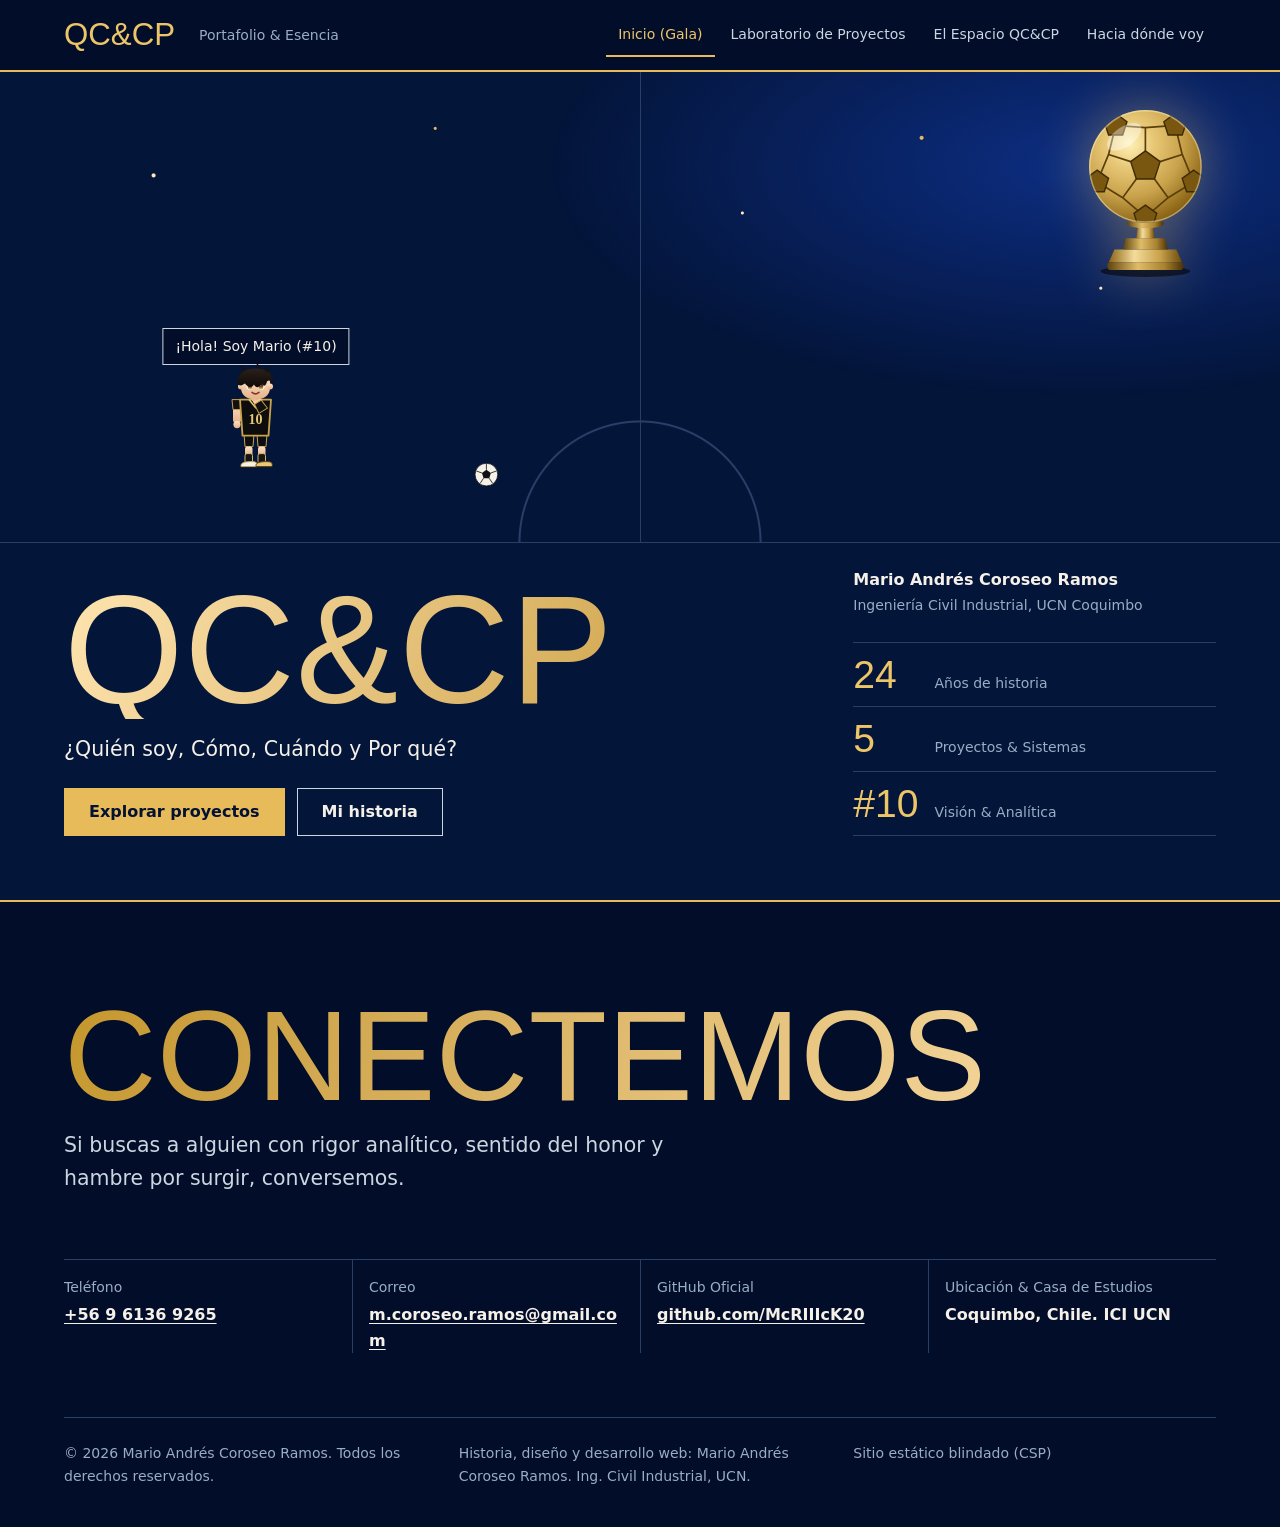
<file: index.html>
<!DOCTYPE html>
<html lang="es">
<head>
<meta charset="UTF-8">
<meta name="viewport" content="width=device-width, initial-scale=1, viewport-fit=cover">
<!-- Blindaje de Seguridad (Content Security Policy & Anti-Sniffing) -->
<meta http-equiv="Content-Security-Policy" content="default-src 'self'; style-src 'self' 'unsafe-inline' https://fonts.googleapis.com; font-src https://fonts.gstatic.com; script-src 'self' 'unsafe-inline'; img-src 'self' data:; connect-src 'none'; object-src 'none'; base-uri 'self'; form-action 'self';">
<meta http-equiv="X-Content-Type-Options" content="nosniff">
<meta name="referrer" content="strict-origin-when-cross-origin">
<title>QC&amp;CP · Mario Andrés Coroseo Ramos | Portafolio &amp; Historia</title>
<meta name="description" content="Portafolio e historia de Mario Andrés Coroseo Ramos, estudiante de Ingeniería Civil Industrial en la UCN Coquimbo: proyectos, valores, línea de tiempo y metas.">
<link rel="preconnect" href="https://fonts.googleapis.com">
<link rel="preconnect" href="https://fonts.gstatic.com" crossorigin>
<link href="https://fonts.googleapis.com/css2?family=Anton&family=Public+Sans:wght@400;500;600&display=swap" rel="stylesheet">
<link rel="stylesheet" href="site.css?v=azul-u">
</head>
<body>
<!-- LIBRERÍA DE SÍMBOLOS SVG ANIME & ICONOS -->
<svg width="0" height="0" style="position:absolute" aria-hidden="true">
  <defs>
    <linearGradient id="gGold" x1="0" y1="0" x2="1" y2="0"><stop offset="0" stop-color="#8a6414"/><stop offset=".35" stop-color="#F3DC9B"/><stop offset=".7" stop-color="#C9A24B"/><stop offset="1" stop-color="#6b4a0c"/></linearGradient>
    <linearGradient id="gBase" x1="0" y1="0" x2="1" y2="0"><stop offset="0" stop-color="#5e430c"/><stop offset=".4" stop-color="#E0BC68"/><stop offset=".75" stop-color="#A9812F"/><stop offset="1" stop-color="#4a3208"/></linearGradient>
    <radialGradient id="gBall" cx=".36" cy=".3" r=".85"><stop offset="0" stop-color="#FFF1B8"/><stop offset=".25" stop-color="#E8C877"/><stop offset=".55" stop-color="#C9A24B"/><stop offset=".85" stop-color="#8a6414"/><stop offset="1" stop-color="#4a3208"/></radialGradient>
    <linearGradient id="gSkin" x1="0" y1="0" x2="0" y2="1"><stop offset="0" stop-color="#FFE1C6"/><stop offset="1" stop-color="#E5B289"/></linearGradient>
    <linearGradient id="gHair" x1="0" y1="0" x2="0" y2="1"><stop offset="0" stop-color="#2B201A"/><stop offset="1" stop-color="#0E0A08"/></linearGradient>
    <linearGradient id="gEye" x1="0" y1="0" x2="0" y2="1"><stop offset="0" stop-color="#1E140C"/><stop offset=".55" stop-color="#7A5220"/><stop offset="1" stop-color="#E8C877"/></linearGradient>
    <clipPath id="cBall"><circle cx="100" cy="100" r="80"/></clipPath>
  </defs>

  <!-- Trofeo Balón de Oro -->
  <symbol id="bd" viewBox="0 0 200 260">
    <ellipse cx="100" cy="249" rx="64" ry="8" fill="#000" opacity=".55"/>
    <path d="M56 218h88l8 18H48z" fill="url(#gGold)"/>
    <rect x="46" y="236" width="108" height="11" rx="4" fill="url(#gBase)"/>
    <path d="M72 202h56l4 16H68z" fill="url(#gBase)"/>
    <path d="M90 180h20l3 22H87z" fill="url(#gGold)"/>
    <ellipse cx="100" cy="181" rx="26" ry="7" fill="url(#gBase)"/>
    <circle cx="100" cy="100" r="80" fill="url(#gBall)"/>
    <g clip-path="url(#cBall)">
      <path d="M100 78V45M120.9 93.2L152.3 83M112.9 117.8l19.4 26.7M87.1 117.8L67.7 144.5M79.1 93.2L47.7 83M100 45L57.7 41.8M100 45l42.3-3.2M152.3 83l-10-41.2M152.3 83l16.2 39.2M132.3 144.5l36.2-22.3M132.3 144.5L100 172M67.7 144.5L100 172M67.7 144.5L31.5 122.2M47.7 83l-16.2 39.2M47.7 83l10-41.2" stroke="#5a3f0a" stroke-width="2.4" fill="none"/>
      <polygon points="100,78 120.9,93.2 112.9,117.8 87.1,117.8 79.1,93.2" fill="#7a5710" stroke="#3d2a06" stroke-width="2"/>
      <polygon points="132.3,55.5 126.2,36.5 142.3,24.8 158.5,36.5 152.3,55.5" fill="#7a5710" stroke="#3d2a06" stroke-width="2"/>
      <polygon points="152.3,117 168.5,105.2 184.6,117 178.5,136 158.5,136" fill="#7a5710" stroke="#3d2a06" stroke-width="2"/>
      <polygon points="100,155 116.2,166.7 110,185.8 90,185.8 83.8,166.7" fill="#7a5710" stroke="#3d2a06" stroke-width="2"/>
      <polygon points="47.7,117 41.5,136 21.5,136 15.4,117 31.5,105.2" fill="#7a5710" stroke="#3d2a06" stroke-width="2"/>
      <polygon points="67.7,55.5 47.7,55.5 41.5,36.5 57.7,24.8 73.8,36.5" fill="#7a5710" stroke="#3d2a06" stroke-width="2"/>
    </g>
    <ellipse cx="70" cy="58" rx="28" ry="14" transform="rotate(-35 70 58)" fill="#fff" opacity=".38"/>
    <circle cx="100" cy="100" r="79" fill="none" stroke="#fff3c4" stroke-opacity=".45" stroke-width="2"/>
  </symbol>

  <!-- Personajes Anime para las Historias -->
  <symbol id="s-kid" viewBox="0 0 64 64">
    <ellipse cx="32" cy="59" rx="14" ry="3.5" fill="#000" opacity=".45"/>
    <rect x="23" y="43" width="7" height="14" rx="3" fill="#181818" stroke="#C9A24B" stroke-width=".8"/>
    <rect x="34" y="43" width="7" height="14" rx="3" fill="#181818" stroke="#C9A24B" stroke-width=".8"/>
    <ellipse cx="26" cy="57" rx="5" ry="2.6" fill="#E8C877"/>
    <ellipse cx="38" cy="57" rx="5" ry="2.6" fill="#E8C877"/>
    <rect x="13" y="28" width="7" height="15" rx="3.5" fill="url(#gSkin)"/>
    <rect x="44" y="28" width="7" height="15" rx="3.5" fill="url(#gSkin)"/>
    <path d="M20 26h24l2 19H18z" fill="var(--c,#C9A24B)" stroke="#111" stroke-width="1.2" stroke-linejoin="round"/>
    <path d="M27 26l5 6 5-6" fill="none" stroke="#FFF1B8" stroke-width="1.3"/>
    <circle cx="20" cy="16" r="2.6" fill="url(#gSkin)"/>
    <circle cx="44" cy="16" r="2.6" fill="url(#gSkin)"/>
    <path d="M20 12c0-7 24-7 24 0v5c0 7-5 11-12 11s-12-4-12-11z" fill="url(#gSkin)"/>
    <ellipse cx="26.5" cy="16.5" rx="2.7" ry="3.3" fill="url(#gEye)"/>
    <ellipse cx="37.5" cy="16.5" rx="2.7" ry="3.3" fill="url(#gEye)"/>
    <path d="M23.5 14q3-2 6 0M34.5 14q3-2 6 0" stroke="#140d08" stroke-width="1.5" fill="none" stroke-linecap="round"/>
    <circle cx="25.5" cy="15.2" r="1.1" fill="#fff"/>
    <circle cx="36.5" cy="15.2" r="1.1" fill="#fff"/>
    <ellipse cx="22.5" cy="19.5" rx="2.2" ry="1" fill="#f08070" opacity=".45"/>
    <ellipse cx="41.5" cy="19.5" rx="2.2" ry="1" fill="#f08070" opacity=".45"/>
    <path d="M29 21.5q3 2.6 6 0" stroke="#7a3b2b" stroke-width="1.5" fill="none" stroke-linecap="round"/>
    <path d="M17 15C16 6 24 2 32 2s16 4 15 13c-2-3-4-4-6-3-1 3-3 5-5 2-2 3-5 4-7 1-3 3-6 2-8-1-2 1-3 2-4 1z" fill="url(#gHair)"/>
    <path d="M25 2l-5-3 3 5M32 1l2-4 2 4M39 3l6-2-3 5" fill="#18110c"/>
  </symbol>

  <!-- Símbolo Anime de Belén -->
  <symbol id="s-belen" viewBox="0 0 64 64">
    <ellipse cx="32" cy="59" rx="14" ry="3.5" fill="#000" opacity=".45"/>
    <path d="M15 16c-2 12-3 26 2 32h30c5-6 4-20 2-32z" fill="#1c120d"/>
    <rect x="24" y="44" width="6.5" height="13" rx="3" fill="url(#gSkin)"/>
    <rect x="33.5" y="44" width="6.5" height="13" rx="3" fill="url(#gSkin)"/>
    <ellipse cx="27" cy="57" rx="4.5" ry="2.4" fill="#E8C877"/>
    <ellipse cx="37" cy="57" rx="4.5" ry="2.4" fill="#E8C877"/>
    <rect x="14" y="28" width="6.5" height="15" rx="3.2" fill="url(#gSkin)"/>
    <rect x="43.5" y="28" width="6.5" height="15" rx="3.2" fill="url(#gSkin)"/>
    <path d="M21 26h22l4 20H17z" fill="#c94b6b" stroke="#E8C877" stroke-width="1.3" stroke-linejoin="round"/>
    <path d="M27 26l5 5 5-5" fill="none" stroke="#FFF1B8" stroke-width="1.3"/>
    <path d="M20 12c0-7 24-7 24 0v5c0 7-5 11-12 11s-12-4-12-11z" fill="url(#gSkin)"/>
    <ellipse cx="26.5" cy="16.5" rx="2.8" ry="3.4" fill="url(#gEye)"/>
    <ellipse cx="37.5" cy="16.5" rx="2.8" ry="3.4" fill="url(#gEye)"/>
    <path d="M23.5 13.5q3-2 6 0M34.5 13.5q3-2 6 0" stroke="#140d08" stroke-width="1.4" fill="none" stroke-linecap="round"/>
    <circle cx="25.5" cy="15.2" r="1.1" fill="#fff"/>
    <circle cx="36.5" cy="15.2" r="1.1" fill="#fff"/>
    <ellipse cx="22.5" cy="19.5" rx="2.5" ry="1.2" fill="#ff7b8b" opacity=".55"/>
    <ellipse cx="41.5" cy="19.5" rx="2.5" ry="1.2" fill="#ff7b8b" opacity=".55"/>
    <path d="M29 21.5q3 2.8 6 0" stroke="#9e3b4b" stroke-width="1.6" fill="none" stroke-linecap="round"/>
    <path d="M16 16C16 5 24 2 32 2s16 3 16 14c-3-4-6-5-9-3-3 2-5 2-7 0-3 2-6 1-9-1-2 1-5 2-7 4z" fill="url(#gHair)"/>
  </symbol>

  <symbol id="s-letter" viewBox="0 0 64 64">
    <rect x="8" y="16" width="48" height="34" rx="4" fill="#F5F2EA" stroke="#C9A24B" stroke-width="2.2"/>
    <path d="M10 18l22 17 22-17" fill="none" stroke="#C9A24B" stroke-width="2.2" stroke-linejoin="round"/>
    <path d="M32 39s-7-4.5-7-9a4 4 0 0 1 7-2.5A4 4 0 0 1 39 30c0 4.5-7 9-7 9z" fill="#dc2626"/>
  </symbol>

  <symbol id="s-kids" viewBox="0 0 64 64">
    <use href="#s-kid"/>
    <rect x="35" y="10.5" width="6.5" height="3" rx="1" fill="#F5F2EA" stroke="#c96b5b" stroke-width=".7" transform="rotate(-8 38 12)"/>
    <path d="M19 13h26l-1.5 6.5c-.4 1.5-2 2.3-4.5 2.3h-4c-1.5 0-2.5-.8-3-2-.5 1.2-1.5 2-3 2h-4c-2.5 0-4.1-.8-4.5-2.3z" fill="#0c0c0f" stroke="#E8C877" stroke-width="1.3"/>
    <path d="M22 14.5l3 4.5M26 14.5l2 3M36 14.5l3 4.5" stroke="#fff" stroke-width="1.2" stroke-linecap="round" opacity=".75"/>
  </symbol>

  <symbol id="s-baby" viewBox="0 0 64 64">
    <ellipse cx="32" cy="58" rx="15" ry="4" fill="#000" opacity=".4"/>
    <ellipse cx="32" cy="46" rx="15" ry="12" fill="#F5F2EA" stroke="#E8C877" stroke-width="1.4"/>
    <path d="M21 41q11 8 22 0" fill="none" stroke="#C9A24B" stroke-width="1.2" opacity=".7"/>
    <circle cx="32" cy="24" r="15" fill="url(#gSkin)"/>
    <ellipse cx="26" cy="25.5" rx="3" ry="3.6" fill="url(#gEye)"/>
    <ellipse cx="38" cy="25.5" rx="3" ry="3.6" fill="url(#gEye)"/>
    <circle cx="24.8" cy="24" r="1.3" fill="#fff"/>
    <circle cx="36.8" cy="24" r="1.3" fill="#fff"/>
    <ellipse cx="21" cy="28.5" rx="2.6" ry="1.2" fill="#ff7b7b" opacity=".5"/>
    <ellipse cx="43" cy="28.5" rx="2.6" ry="1.2" fill="#ff7b7b" opacity=".5"/>
    <circle cx="32" cy="31" r="2.8" fill="#6fb7e8" stroke="#F5F2EA" stroke-width="1.2"/>
    <path d="M24 11c4-5 12-5 16 0-3-1-5 1-8 3-2-3-5-4-8-3z" fill="url(#gHair)"/>
    <circle cx="17" cy="44" r="4" fill="url(#gSkin)"/>
    <circle cx="47" cy="44" r="4" fill="url(#gSkin)"/>
  </symbol>

  <!-- Símbolos de Historias y Aventuras -->
  <symbol id="s-surf" viewBox="0 0 64 64">
    <path d="M8 52C22 14 44 6 56 10c4 12-4 34-48 42z" fill="#E8C877" stroke="#111" stroke-width="2"/>
    <path d="M12 48L52 14" stroke="#dc2626" stroke-width="3"/>
    <path d="M20 42L46 20" stroke="#1d4ed8" stroke-width="2"/>
  </symbol>
  <symbol id="s-heli" viewBox="0 0 64 64">
    <path d="M6 12h52" stroke="#E8C877" stroke-width="3" stroke-linecap="round"/>
    <rect x="30" y="12" width="4" height="7" fill="#C0C4CC"/>
    <path d="M18 26c0-6 8-9 18-9h10c6 0 10 5 10 11s-4 9-12 9H24l-14-5v-6l8 2z" fill="#dc2626" stroke="#F5F2EA" stroke-width="1.8"/>
    <path d="M36 20h14c3 0 5 3 5 6h-19z" fill="#7fc4ff"/>
    <path d="M22 37v6M42 37v6M16 43h32l4-3" stroke="#C0C4CC" stroke-width="2.5" fill="none" stroke-linecap="round"/>
  </symbol>
  <symbol id="s-boat" viewBox="0 0 64 64">
    <path d="M6 38h52l-8 14H14z" fill="#dc2626" stroke="#F5F2EA" stroke-width="2"/>
    <path d="M18 38l6-12h16l6 12" fill="#F5F2EA" opacity=".9"/>
    <circle cx="24" cy="34" r="3" fill="#E8C877"/><circle cx="32" cy="34" r="3" fill="#E8C877"/><circle cx="40" cy="34" r="3" fill="#E8C877"/>
  </symbol>
  <symbol id="s-tent" viewBox="0 0 64 64">
    <path d="M6 52L32 14l26 38z" fill="#C9A24B" stroke="#F5F2EA" stroke-width="2" stroke-linejoin="round"/>
    <path d="M32 14v38" stroke="#111" stroke-width="2"/>
    <path d="M22 52l10-18 10 18z" fill="#1a1a22"/>
  </symbol>
  <symbol id="s-food" viewBox="0 0 64 64">
    <rect x="14" y="20" width="36" height="34" rx="8" fill="#dc2626" stroke="#E8C877" stroke-width="2"/>
    <path d="M24 20v-6a8 8 0 0 1 16 0v6" fill="none" stroke="#E8C877" stroke-width="3"/>
    <circle cx="32" cy="37" r="8" fill="#F5F2EA"/>
    <path d="M28 37h8M32 33v8" stroke="#dc2626" stroke-width="2.5"/>
  </symbol>
  <symbol id="s-sun" viewBox="0 0 64 64">
    <circle cx="32" cy="32" r="14" fill="#ff9f1c" stroke="#FFF1B8" stroke-width="2"/>
    <path d="M32 6v8M32 50v8M6 32h8M50 32h8M14 14l6 6M44 44l6 6M50 14l-6 6M20 44l-6 6" stroke="#E8C877" stroke-width="3" stroke-linecap="round"/>
  </symbol>

  <!-- Otros iconos -->
  <symbol id="s-bed" viewBox="0 0 64 64"><rect x="4" y="30" width="56" height="16" rx="3" fill="#2d2d3d" stroke="#C9A24B" stroke-width="2"/><rect x="4" y="20" width="6" height="38" rx="2" fill="#C9A24B"/><rect x="54" y="34" width="6" height="24" rx="2" fill="#C9A24B"/><rect x="12" y="23" width="18" height="9" rx="4" fill="#F5F2EA"/><rect x="30" y="30" width="24" height="14" fill="#C0C4CC" opacity=".8"/></symbol>
  <symbol id="s-stand" viewBox="0 0 64 64"><rect x="12" y="18" width="40" height="5" rx="2" fill="#8a5f35"/><rect x="16" y="23" width="32" height="29" rx="2" fill="#6b4a2a" stroke="#C9A24B"/><rect x="20" y="28" width="24" height="9" fill="#4a321c"/><circle cx="32" cy="32.5" r="2" fill="#E8C877"/><rect x="18" y="52" width="4" height="8" fill="#6b4a2a"/><rect x="42" y="52" width="4" height="8" fill="#6b4a2a"/></symbol>
  <symbol id="s-star" viewBox="0 0 64 64"><path d="M32 4l5 22 22 6-22 6-5 22-5-22-22-6 22-6z" fill="#E8C877"/></symbol>
  <symbol id="s-bubble" viewBox="0 0 64 64"><circle cx="32" cy="32" r="24" fill="#C0C4CC22" stroke="#C0C4CC" stroke-width="2"/><circle cx="24" cy="24" r="5" fill="#fff" opacity=".7"/></symbol>
  <symbol id="s-bottle" viewBox="0 0 64 64"><rect x="26" y="6" width="12" height="10" rx="2" fill="#C9A24B"/><rect x="22" y="16" width="20" height="40" rx="6" fill="#6fb7e8" opacity=".85" stroke="#C0C4CC" stroke-width="2"/><rect x="26" y="26" width="12" height="14" rx="2" fill="#F5F2EA" opacity=".8"/></symbol>
  <symbol id="s-spot" viewBox="0 0 64 64"><path d="M26 8h12l22 56H4z" fill="#E8C877" opacity=".26"/><rect x="22" y="2" width="20" height="9" rx="3" fill="#C0C4CC"/></symbol>
  <symbol id="s-note" viewBox="0 0 64 64"><path d="M24 46V14l26-6v32" fill="none" stroke="#E8C877" stroke-width="4" stroke-linecap="round" stroke-linejoin="round"/><circle cx="19" cy="48" r="7" fill="#E8C877"/><circle cx="45" cy="42" r="7" fill="#E8C877"/></symbol>
  <symbol id="s-school" viewBox="0 0 64 64"><path d="M6 28L32 10l26 18z" fill="#C9A24B"/><rect x="10" y="28" width="44" height="28" fill="#2a2a2a" stroke="#C9A24B" stroke-width="2"/><rect x="26" y="38" width="12" height="18" fill="#C9A24B"/><rect x="14" y="34" width="8" height="8" fill="#E8C877"/><rect x="42" y="34" width="8" height="8" fill="#E8C877"/></symbol>
  <symbol id="s-band" viewBox="0 0 64 64"><g transform="rotate(-30 32 32)"><rect x="4" y="22" width="56" height="20" rx="10" fill="#E7B98F" stroke="#c0916a" stroke-width="2"/><rect x="22" y="24" width="20" height="16" fill="#F5F2EA"/></g></symbol>
  <symbol id="s-ball" viewBox="0 0 64 64"><circle cx="32" cy="32" r="28" fill="#F5F2EA" stroke="#111" stroke-width="2"/><polygon points="32,20 43,28 39,41 25,41 21,28" fill="#111"/><path d="M32 20V5M43 28l14-5M39 41l8 12M25 41l-8 12M21 28L7 23" stroke="#111" stroke-width="2"/></symbol>
  <symbol id="s-stadium" viewBox="0 0 64 64"><path d="M4 50V30q28-24 56 0v20z" fill="#1f3a22" stroke="#C0C4CC" stroke-width="2"/><ellipse cx="32" cy="50" rx="28" ry="7" fill="#2e5a34"/><path d="M12 34q20-14 40 0M18 42q14-9 28 0" stroke="#C0C4CC" stroke-width="2" fill="none"/></symbol>
  <symbol id="s-clock" viewBox="0 0 64 64"><circle cx="32" cy="36" r="22" fill="#111" stroke="#C0C4CC" stroke-width="3"/><rect x="28" y="4" width="8" height="7" fill="#C0C4CC"/><path d="M32 36V22M32 36l9 6" stroke="#E8C877" stroke-width="3" stroke-linecap="round"/></symbol>
  <symbol id="s-doc" viewBox="0 0 64 64"><rect x="12" y="4" width="40" height="56" rx="4" fill="#F5F2EA"/><path d="M20 16h24M20 26h24M20 36h24M20 46h14" stroke="#555" stroke-width="3"/></symbol>
  <symbol id="s-lens" viewBox="0 0 64 64"><circle cx="26" cy="26" r="16" fill="#C0C4CC33" stroke="#E8C877" stroke-width="5"/><path d="M38 38l20 20" stroke="#E8C877" stroke-width="7" stroke-linecap="round"/></symbol>
  <symbol id="s-drop" viewBox="0 0 64 64"><path d="M32 4C32 4 12 30 12 42a20 20 0 0 0 40 0C52 30 32 4 32 4z" fill="#6fb7e8"/><ellipse cx="25" cy="42" rx="4" ry="7" fill="#fff" opacity=".5"/></symbol>
  <symbol id="s-heart" viewBox="0 0 64 64"><path d="M32 56S6 40 6 22A13 13 0 0 1 32 16a13 13 0 0 1 26 6c0 18-26 34-26 34z" fill="#E8C877"/></symbol>
  <symbol id="s-bball" viewBox="0 0 64 64"><circle cx="32" cy="32" r="26" fill="#d9822b" stroke="#111" stroke-width="2"/><path d="M6 32h52M32 6v52M14 12q14 20 0 40M50 12q-14 20 0 40" stroke="#111" stroke-width="2" fill="none"/></symbol>
  <symbol id="s-leg" viewBox="0 0 64 64"><path d="M26 4h14l-2 28 10 24H34L26 38z" fill="#E7B98F"/><circle cx="33" cy="34" r="8" fill="#e05a4a" opacity=".85"/><circle cx="36" cy="52" r="5" fill="#e05a4a" opacity=".75"/></symbol>
  <symbol id="s-burst" viewBox="0 0 64 64"><path d="M32 2l7 16 17-6-8 15 12 10-17 1 2 17-13-12-13 12 2-17-17-1 12-10-8-15 17 6z" fill="#E8C877"/></symbol>
  <symbol id="s-wave" viewBox="0 0 64 64"><path d="M0 36q8-14 16 0t16 0 16 0 16 0v28H0z" fill="#2a78c4"/><path d="M0 44q8-10 16 0t16 0 16 0 16 0" stroke="#7fc4ff" stroke-width="3" fill="none"/></symbol>
  <symbol id="s-buoy" viewBox="0 0 64 64"><circle cx="32" cy="32" r="22" fill="none" stroke="#E8C877" stroke-width="12"/><circle cx="32" cy="32" r="22" fill="none" stroke="#F5F2EA" stroke-width="12" stroke-dasharray="17 17"/></symbol>
  <symbol id="s-peak" viewBox="0 0 64 64"><path d="M2 58L24 16l12 20 8-10 18 32z" fill="#3a4658" stroke="#C0C4CC" stroke-width="2"/><path d="M24 16l-7 12 7-4 5 6z" fill="#F5F2EA"/></symbol>
  <symbol id="s-compass" viewBox="0 0 64 64"><circle cx="32" cy="32" r="26" fill="#111" stroke="#C9A24B" stroke-width="3"/><path d="M32 12l7 20-7 20-7-20z" fill="#E8C877"/><path d="M32 12l7 20H25z" fill="#C0C4CC"/></symbol>
  <symbol id="s-boot" viewBox="0 0 64 64"><path d="M20 6h16v26l16 8q8 4 8 10v8H14V6z" fill="#7a4a24" stroke="#C9A24B" stroke-width="2"/><path d="M14 52h46" stroke="#111" stroke-width="5"/></symbol>
  <symbol id="s-bike" viewBox="0 0 64 64"><circle cx="14" cy="42" r="12" fill="none" stroke="#C0C4CC" stroke-width="3"/><circle cx="50" cy="42" r="12" fill="none" stroke="#C0C4CC" stroke-width="3"/><path d="M14 42l14-18h14l8 18M28 24l8 18H14M24 18h8" stroke="#E8C877" stroke-width="3" fill="none"/></symbol>
  <symbol id="s-skate" viewBox="0 0 64 64"><path d="M10 10h22v22l20 8v10H10z" fill="#C9A24B" stroke="#111" stroke-width="2"/><circle cx="18" cy="54" r="5" fill="#C0C4CC"/><circle cx="42" cy="54" r="5" fill="#C0C4CC"/></symbol>
  <symbol id="s-car" viewBox="0 0 64 64"><path d="M4 44v-8l8-3 10-10h22l10 10 6 3v8z" fill="var(--c,#C0C4CC)" stroke="#111" stroke-width="2"/><path d="M24 25h10v8H18zM38 25h6l6 8H38z" fill="#6fb7e8" opacity=".8"/><circle cx="18" cy="46" r="7" fill="#111" stroke="#C0C4CC" stroke-width="2"/><circle cx="48" cy="46" r="7" fill="#111" stroke="#C0C4CC" stroke-width="2"/></symbol>
  <symbol id="s-warn" viewBox="0 0 64 64"><path d="M32 6l28 50H4z" fill="#E8C877" stroke="#111" stroke-width="3" stroke-linejoin="round"/><path d="M32 22v16" stroke="#111" stroke-width="5" stroke-linecap="round"/><circle cx="32" cy="46" r="3" fill="#111"/></symbol>
  <symbol id="s-home" viewBox="0 0 64 64"><path d="M6 30L32 8l26 22v26H6z" fill="#2a2a2a" stroke="#C9A24B" stroke-width="3"/><rect x="26" y="36" width="12" height="20" fill="#C9A24B"/></symbol>
  <symbol id="s-book" viewBox="0 0 64 64"><path d="M6 12q14-4 26 4 12-8 26-4v40q-14-4-26 4-12-8-26-4z" fill="#2a2a2a" stroke="#C9A24B" stroke-width="3"/><path d="M32 16v40" stroke="#C9A24B" stroke-width="3"/></symbol>
  <symbol id="s-arrow" viewBox="0 0 64 64"><path d="M8 32h42M34 14l18 18-18 18" stroke="#E8C877" stroke-width="7" fill="none" stroke-linecap="round" stroke-linejoin="round"/></symbol>
  <symbol id="s-shield" viewBox="0 0 64 64"><path d="M32 4l22 8v18c0 16-10 26-22 30C20 56 10 46 10 30V12z" fill="#2a2a2a" stroke="#C9A24B" stroke-width="3"/><path d="M32 16v36" stroke="#E8C877" stroke-width="3"/></symbol>
  <symbol id="s-code" viewBox="0 0 64 64"><path d="M22 18L8 32l14 14M42 18l14 14-14 14M36 12l-8 40" stroke="#E8C877" stroke-width="4" fill="none" stroke-linecap="round" stroke-linejoin="round"/></symbol>
  <symbol id="s-cursor" viewBox="0 0 24 24"><path d="M4 2l16 10-7 2 4 7-3 1-4-7-6 5z" fill="#FFF1B8" stroke="#111" stroke-width="1.6"/></symbol>
</svg>

<button id="menuBtn" type="button" aria-label="Abrir menú" aria-controls="navItems">Menú</button>
<nav id="nav" aria-label="Secciones">
  <div class="brand">QC&amp;CP</div>
  <div class="brand-sub">Portafolio &amp; Esencia</div>
  <div id="navItems"></div>
</nav>

<main>
<!-- 1. INICIO (PORTADA EJECUTIVA + BALÓN DE ORO) -->
<section class="view hero on" id="inicio">
  <div id="field" aria-hidden="true">
    <svg class="trophy" viewBox="0 0 200 260" aria-hidden="true"><use href="#bd"/></svg>
    <div id="bubble"></div>
    <!-- MINI MARIO ANIME MULTITRAJE -->
    <div id="mario" class="mario-char" data-outfit="gala">
      <svg viewBox="0 0 68 118" aria-hidden="true">
        <g class="lgL lg">
          <path d="M22 66h10l-1 13h-8z" fill="#0d0d0d" stroke="#C9A24B" stroke-width="1"/>
          <rect x="23" y="79" width="7.5" height="9" rx="2.5" fill="url(#gSkin)"/>
          <rect x="23" y="86" width="7.5" height="10" rx="2" fill="#151515" stroke="#E8C877" stroke-width=".9"/>
          <path d="M19 98c0-3 4-4 11-4s5 4 5 5H19z" fill="#F5F2EA" stroke="#C9A24B" stroke-width="1"/>
        </g>
        <g class="lgR lg">
          <path d="M35 66h10l-1 13h-8z" fill="#0d0d0d" stroke="#C9A24B" stroke-width="1"/>
          <rect x="36" y="79" width="7.5" height="9" rx="2.5" fill="url(#gSkin)"/>
          <rect x="36" y="86" width="7.5" height="10" rx="2" fill="#151515" stroke="#E8C877" stroke-width=".9"/>
          <path d="M34 98c0-3 4-4 11-4s5 4 5 5H34z" fill="#E8C877" stroke="#5a3f0a" stroke-width="1"/>
        </g>
        <g class="arL ar">
          <rect x="11" y="34" width="8" height="22" rx="4" fill="url(#gSkin)"/>
          <path d="M10 32h10l-1 10h-8z" fill="#111" stroke="#C9A24B" stroke-width="1"/>
          <circle cx="15" cy="57" r="3.6" fill="url(#gSkin)"/>
          <g class="gear g-helmet"><rect x="3" y="52" width="12" height="15" rx="2" fill="#1e293b" stroke="#E8C877" stroke-width="1.2"/><line x1="6" y1="56" x2="12" y2="56" stroke="#38bdf8" stroke-width="1.2"/><line x1="6" y1="60" x2="11" y2="60" stroke="#E8C877" stroke-width="1.2"/></g>
          <g class="gear g-exec"><rect x="3" y="54" width="13" height="14" rx="2" fill="#F5F2EA" stroke="#C9A24B" stroke-width="1"/><line x1="6" y1="58" x2="13" y2="58" stroke="#333" stroke-width="1"/><line x1="6" y1="62" x2="11" y2="62" stroke="#C9A24B" stroke-width="1"/></g>
        </g>
        <path d="M18 32h31l-2.5 36h-26z" fill="#0d0d0d" stroke="#C9A24B" stroke-width="1.8" stroke-linejoin="round"/>
        <g class="gear g-gala">
          <path d="M27 32l6.5 8 6.5-8" fill="none" stroke="#E8C877" stroke-width="1.6"/>
          <text x="33.5" y="56" text-anchor="middle" font-size="14" fill="#E8C877" font-family="Playfair Display,serif" font-weight="700">10</text>
        </g>
        <g class="gear g-helmet">
          <path d="M18 32h31l-2 34H20z" fill="#d97706" stroke="#FFF1B8" stroke-width="1.2"/>
          <rect x="19" y="44" width="29" height="4" fill="#FFF1B8"/>
          <rect x="19" y="54" width="29" height="4" fill="#FFF1B8"/>
          <rect x="25" y="32" width="4" height="34" fill="#FFF1B8"/>
          <rect x="38" y="32" width="4" height="34" fill="#FFF1B8"/>
        </g>
        <g class="gear g-exec">
          <path d="M18 32h31l-2.5 36h-26z" fill="#161922" stroke="#C9A24B" stroke-width="1.5"/>
          <polygon points="28,32 39,32 33.5,48" fill="#F5F2EA"/>
          <polygon points="32,35 35,35 36,54 33.5,58 31,54" fill="#C9A24B"/>
          <rect x="38" y="42" width="6" height="4" rx="1" fill="#E8C877"/>
        </g>
        <g class="gear g-research">
          <path d="M17 32h33l-1.5 37h-30z" fill="#F5F2EA" stroke="#C0C4CC" stroke-width="1.4"/>
          <path d="M28 32l5.5 14L39 32" fill="#1e293b"/>
          <line x1="33.5" y1="46" x2="33.5" y2="68" stroke="#C0C4CC" stroke-width="1.2"/>
          <rect x="37" y="43" width="6" height="7" fill="none" stroke="#64748b" stroke-width="1"/>
          <line x1="39" y1="40" x2="39" y2="44" stroke="#ef4444" stroke-width="1.5"/>
          <line x1="41" y1="40" x2="41" y2="44" stroke="#3b82f6" stroke-width="1.5"/>
        </g>
        <g class="gear g-thinker">
          <path d="M18 32h31l-2.5 36h-26z" fill="#1f1610" stroke="#C9A24B" stroke-width="1.5"/>
          <rect x="27" y="29" width="13" height="6" rx="2" fill="#C9A24B"/>
          <path d="M26 32l7.5 16L41 32" fill="none" stroke="#E8C877" stroke-width="1.4"/>
        </g>
        <g class="gear g-finance">
          <path d="M18 32h31l-2.5 36h-26z" fill="#0f172a" stroke="#E8C877" stroke-width="1.5"/>
          <polygon points="28,32 39,32 33.5,45" fill="#F5F2EA"/>
          <polygon points="32,34 35,34 35.5,52 33.5,55 31.5,52" fill="#22c55e"/>
        </g>
        <g class="gear g-data">
          <path d="M17 32h33l-2 36H19z" fill="#111827" stroke="#38bdf8" stroke-width="1.5"/>
          <text x="33.5" y="53" text-anchor="middle" font-size="9" fill="#38bdf8" font-family="JetBrains Mono,monospace" font-weight="700">&lt;AI/&gt;</text>
        </g>
        <g class="arR ar">
          <rect x="48" y="34" width="8" height="22" rx="4" fill="url(#gSkin)"/>
          <path d="M47 32h10l-1 10h-8z" fill="#111" stroke="#C9A24B" stroke-width="1"/>
          <circle cx="52" cy="57" r="3.6" fill="url(#gSkin)"/>
        </g>
        <rect x="30" y="27" width="7" height="6" rx="2" fill="url(#gSkin)"/>
        <path d="M19 14c0-9 29-9 29 0v6c0 8-6 12-14.5 12S19 28 19 20z" fill="url(#gSkin)"/>
        <circle cx="19" cy="19" r="3" fill="url(#gSkin)"/>
        <circle cx="48" cy="19" r="3" fill="url(#gSkin)"/>
        <path d="M40.5 11.5l2.5-2.5" stroke="#c96b5b" stroke-width="1.3" stroke-linecap="round"/>
        <ellipse cx="27.5" cy="18.5" rx="3.1" ry="3.8" fill="#fff"/>
        <ellipse cx="39.5" cy="18.5" rx="3.1" ry="3.8" fill="#fff"/>
        <ellipse cx="28" cy="18.8" rx="2.3" ry="3.1" fill="url(#gEye)"/>
        <ellipse cx="39" cy="18.8" rx="2.3" ry="3.1" fill="url(#gEye)"/>
        <circle cx="26.8" cy="17.2" r="1.1" fill="#fff"/>
        <circle cx="37.8" cy="17.2" r="1.1" fill="#fff"/>
        <path d="M24 14.5q3.5-2 7 0M36 14.5q3.5-2 7 0" stroke="#1a110b" stroke-width="1.7" fill="none" stroke-linecap="round"/>
        <path d="M30 24.8q3.5 3 7 0" stroke="#7a3b2b" stroke-width="1.6" fill="none" stroke-linecap="round"/>
        <g class="gear g-research g-thinker g-finance">
          <rect x="23" y="15.5" width="9" height="6" rx="1.5" fill="#38bdf822" stroke="#E8C877" stroke-width="1.3"/>
          <rect x="35" y="15.5" width="9" height="6" rx="1.5" fill="#38bdf822" stroke="#E8C877" stroke-width="1.3"/>
          <line x1="32" y1="18" x2="35" y2="18" stroke="#E8C877" stroke-width="1.3"/>
        </g>
        <g class="gear g-data">
          <path d="M17 18a16.5 16.5 0 0 1 33 0" fill="none" stroke="#38bdf8" stroke-width="2.5"/>
          <rect x="15" y="15" width="4" height="8" rx="2" fill="#0284c7" stroke="#E8C877" stroke-width="1"/>
          <rect x="48" y="15" width="4" height="8" rx="2" fill="#0284c7" stroke="#E8C877" stroke-width="1"/>
          <rect x="23" y="15.5" width="21" height="5.5" rx="2" fill="#22c55e44" stroke="#38bdf8" stroke-width="1.2"/>
        </g>
        <g class="hair-front">
          <path d="M16 17C14 6 23 1 33.5 1S53 6 51 17c-2-4-4-5-6-3-1 4-3 6-5 2-2 4-6 5-8 1-3 4-6 3-9-1-2 1-4 3-7 1z" fill="url(#gHair)"/>
          <path d="M24 2l-6-4 3 6M33.5 0l2-5 2 5M42 2l7-3-4 6" fill="#18110c"/>
        </g>
        <g class="gear g-helmet">
          <path d="M17 13c0-9 33-9 33 0z" fill="#E8C877" stroke="#8a6414" stroke-width="1.5"/>
          <rect x="15" y="12" width="37" height="3" rx="1.5" fill="#C9A24B"/>
          <circle cx="33.5" cy="8" r="3" fill="#FFF1B8" stroke="#111" stroke-width="1"/>
        </g>
        <g class="gear g-thinker">
          <text x="54" y="8" font-size="11" fill="#E8C877" font-weight="700">∑</text>
        </g>
      </svg>
    </div>
    <svg id="ball2" viewBox="0 0 64 64" width="26" height="26" aria-hidden="true"><use href="#s-ball"/></svg>
  </div>

  <div class="heroin">
    <div class="hero-head">
      <h1>QC<span>&amp;</span>CP</h1>
      <h2>¿Quién soy, Cómo, Cuándo y Por qué?</h2>
      <div class="cta-group">
        <button type="button" class="cta" data-go="proyectos">Explorar proyectos</button>
        <button type="button" class="cta-sec" data-go="espacio">Mi historia</button>
      </div>
    </div>
    <div class="hero-side">
    <p class="hero-name"><b>Mario Andrés Coroseo Ramos</b><br><span class="role-badge">Ingeniería Civil Industrial, UCN Coquimbo</span></p>
    <div class="counters">
      <div><b data-n="age">0</b><small>Años de historia</small></div>
      <div><b>5</b><small>Proyectos &amp; Sistemas</small></div>
      <div><b>#10</b><small>Visión &amp; Analítica</small></div>
    </div>
    </div>
  </div>
</section>

<!-- 2. LABORATORIO DE PROYECTOS E INGENIERÍA -->
<section class="view" id="proyectos">
  <div class="wrap">
    <h2 class="title">Laboratorio de Proyectos e Ingeniería</h2>
    <div class="rule"></div>
    <p class="sub" id="projSubText">Complemento interactivo a mi CV. <b>Pasa el mouse</b> sobre cualquier proyecto para preseleccionarlo y cambiar el rol de Mini Mario, o <b>haz clic en cualquier tarjeta</b> para agrandar solo ese proyecto en pantalla con todas sus especificaciones reales.</p>

    <div class="wardrobe-bar">
      <span><b>Modo actual de Mini Mario:</b> <em id="outfitLabel">Gala Balón de Oro (#10)</em></span>
      <div class="outfit-btns">
        <button type="button" class="outfit-btn on" data-set-outfit="gala">#10 Gala</button>
        <button type="button" class="outfit-btn" data-set-outfit="helmet">Terreno / Activos</button>
        <button type="button" class="outfit-btn" data-set-outfit="exec">Ejecutivo SAP</button>
        <button type="button" class="outfit-btn" data-set-outfit="research">Investigador Sim</button>
        <button type="button" class="outfit-btn" data-set-outfit="thinker">Pensador MCDM</button>
        <button type="button" class="outfit-btn" data-set-outfit="finance">Financiero BI</button>
        <button type="button" class="outfit-btn" data-set-outfit="data">Data &amp; Fútbol IA</button>
      </div>
    </div>

    <!-- Cuadrícula de proyectos -->
    <div class="proj-grid" id="projGrid"></div>

    <!-- Vista Expandida de 1 solo proyecto al hacer clic -->
    <div class="proj-detail" id="projDetail"></div>
  </div>
</section>

<!-- 3. EL ESPACIO QC&CP -->
<section class="view" id="espacio">
  <div class="wrap">
    <h2 class="title">El Espacio QC&amp;CP<br>Mi Esencia</h2>
    <div class="rule"></div>
    <p class="sub">Detrás del ingeniero hay una historia de esfuerzo familiar, resiliencia, amor profundo y pasión por el fútbol bien jugado. Explora cada dimensión en un solo lugar.</p>

    <div class="subtabs" id="subtabs" role="tablist">
      <button type="button" class="subtab on" data-sub="sp-quien">Quién Soy &amp; Por Qué</button>
      <button type="button" class="subtab" data-sub="sp-como">Cómo Juego &amp; Pienso (#10)</button>
      <button type="button" class="subtab" data-sub="sp-cuando">Línea de Tiempo (Cuándo)</button>
      <button type="button" class="subtab" data-sub="sp-historias">Viñetas Anime (12 Historias)</button>
    </div>

    <!-- SUBPANE 1: QUIÉN SOY & POR QUÉ + BELÉN COMO MAYOR LOGRO -->
    <div class="subpane on" id="sp-quien">
      <p class="quote">“Creo en las cosas sencillas: cada detalle en algún progreso es un gran paso en mi vida.”</p>
      <p class="sub">Crecí en Tierras Blancas sin grandes posesiones ni riquezas materiales, pero con el deseo inquebrantable de surgir y sacar adelante a mis padres (Rubén y Jessica) y a mi familia, que me sostuvieron cuando me enfermé a los 18 años.</p>
      <div class="grid values">
        <div class="card"><h3>Sentido del Honor</h3><p>Mi principal valor: no defraudar a quienes confían en mí ni hacer jamás algo a espaldas de la gente que tiene valor en mi vida.</p></div>
        <div class="card"><h3>Devolver la Mano</h3><p>El agradecimiento como motor de vida: retribuir con hechos el sacrificio constante de mis padres y de mi familia.</p></div>
        <div class="card"><h3>Confianza de Buena Fe</h3><p>Creo en la gente antes que desconfiar: para mí toda persona es inocente hasta que demuestre lo contrario.</p></div>
        <div class="card"><h3>Autocrítica Real</h3><p>Cometo errores como todo ser humano, pero tengo la madurez para identificarlos, dar la cara y asumir mi responsabilidad sin excusas.</p></div>
      </div>

      <!-- SECCIÓN ESPECIAL Y RIGUROSA: BELÉN, MI MAYOR LOGRO HASTA AHORA -->
      <div class="belen-showcase">
        <h3>Belén: El corazón que me enseñó a amar, sanar y ser mejor hombre</h3>
        <p class="belen-badge">Mi mayor logro hasta ahora. Casi 5 años de historia.</p>
        <div class="belen-text">
        <p>Si miro todo mi camino hasta hoy, <b>Belén significa mi mayor logro hasta ahora</b>. Con ella construí una relación de casi cinco años; fue la primera en muchísimas cosas en mi vida y la primera persona en entrar tan a fondo en mi corazón. Pasamos literalmente de todo juntos (desde nuestras salidas, cumpleaños, tardes de playa en La Serena y risas cotidianas, hasta sostenernos después de que mi salud cambió a los 18 años), convirtiéndose en la persona que mejor me conoce en el mundo.</p>
        <p>Yo siempre fui de pensar de forma rígida que <i>“si alguien se equivoca una vez, ya nunca vuelvo a tener la misma confianza”</i>. Sin embargo, la vida me puso frente al espejo: por inmadurez y por mis propios bloqueos emocionales y apego evitativo, fui yo quien se equivocó con ella y provocó una fractura dolorosa que nos mantuvo distanciados durante meses. Ese proceso me obligó a mirarme por dentro sin filtros, reconocer mi culpa, madurar de verdad y escribirle a corazón abierto.</p>
        <p>Contra mi propio esquema mental de desconfianza, <b>Belén me demostró la grandeza del amor real</b>: valoró mi honestidad al asumir mi responsabilidad, nos leímos en paz a través de cartas que sanaron heridas profundas y, aun con mis errores, me recibe y me ama. Haber tocado un corazón tan noble, aprender a pedir perdón desde la humildad y seguir contando con su amor y su luz es el trofeo más valioso de mi vida.</p>
        </div>

        <div class="belen-pillars">
          <div class="belen-pillar">
            <b>La Primera en Todo</b>
            <span>Casi 5 años de complicidad absoluta; la primera en entrar hasta el fondo de mi corazón y conocer cada rincón de quien soy.</span>
          </div>
          <div class="belen-pillar">
            <b>Espejo de Madurez</b>
            <span>Por ella enfrenté mi inmadurez y mi apego evitativo, aprendiendo a asumir mis errores de frente y sin excusas.</span>
          </div>
          <div class="belen-pillar">
            <b>Perdón y Amor Real</b>
            <span>Rompió mi creencia de que tras un error todo se pierde: me enseñó que el amor verdadero escucha, sana y vuelve a abrazar.</span>
          </div>
        </div>
      </div>
    </div>

    <!-- SUBPANE 2: CÓMO JUEGO Y CÓMO PIENSO -->
    <div class="subpane" id="sp-como">
      <div class="split">
        <div class="fut">
          <h3>Mario</h3><div class="pos">Mediocampista #10, Ingeniero Analítico</div>
          <div class="stats"><div><b>99</b><small>Visión</small></div><div><b>95</b><small>Pase</small></div><div><b>92</b><small>Analítica</small></div></div>
          <div>
            <div class="row"><span>Estilo en cancha</span><span>Simple, pulcro, al toque</span></div>
            <div class="row"><span>Perfil técnico</span><span>Ambos pies, pausa tipo Riquelme</span></div>
            <div class="row"><span>Referentes</span><span>Charles Aránguiz, Cristiano, Chelo Díaz</span></div>
            <div class="row"><span>Stack Ingeniería</span><span>Excel, Solver, SAP, AnyLogic, Python</span></div>
            <div class="row"><span>Pasión</span><span>Universidad de Chile</span></div>
          </div>
        </div>
        <div class="como-text">
          <p class="lead">En cancha de 11 juego al medio: más cabeza y lectura de espacios que correr sin sentido, con buena técnica en ambos pies al estilo de Román Riquelme.</p>
          <p>Prefiero dar el pase filtrado antes que hacer un gol feo de rebote. De Charles Aránguiz y Cristiano Ronaldo tomo la disciplina silenciosa y la capacidad de entender cada momento del partido.</p>
          <p>Esa misma filosofía la aplico en la Ingeniería Civil Industrial: procesos limpios, decisiones respaldadas por modelos matemáticos y trabajo en equipo para que toda la organización juegue mejor.</p>
        </div>
      </div>
    </div>

    <!-- SUBPANE 3: CUÁNDO (LÍNEA DE TIEMPO) -->
    <div class="subpane" id="sp-cuando">
      <p class="sub">Desde el Hospital de Coquimbo el 21 de noviembre de 2002 hasta mi formación como Ingeniero Civil Industrial. Haz clic en cada hito para desplegar su historia.</p>
      <div class="tl" id="tl"><div class="fill"></div></div>
    </div>

    <!-- SUBPANE 4: HISTORIAS ANIME -->
    <div class="subpane" id="sp-historias">
      <div id="stories">
        <div class="viewport"><div class="track" id="track"></div></div>
        <div class="ctrl">
          <button type="button" id="prev" aria-label="Anterior">Anterior</button>
          <div id="dots"></div>
          <button type="button" id="next" aria-label="Siguiente">Siguiente</button>
          <button type="button" id="pauseStories" aria-pressed="false">Pausar</button>
        </div>
        <div class="cnt" id="cnt"></div>
      </div>
    </div>
  </div>
</section>

<!-- 4. HACIA DÓNDE VOY -->
<section class="view" id="futuro">
  <div class="wrap">
    <h2 class="title">Hacia dónde voy</h2>
    <div class="rule"></div>
    <p class="futuro-lead">Aquel niño de Tierras Blancas hoy está en 5° año de Ingeniería Civil Industrial en la UCN.</p>
    <p class="sub">Uno la rigurosidad cuantitativa con la pasión de quien vive, analiza y siente cada detalle. Quiero que mi camino profesional tenga números sólidos y también alma: que conserve mi honor intacto y que haga sentir profundamente orgullosos a mis padres y a Belén.</p>

    <div class="grid roadmap">
      <div class="card">
        <h3>El Primer Paso Profesional</h3>
        <p class="roadmap-tag">A 1 año</p>
        <p>Con el horizonte abierto al aprendizaje práctico: cerrar mi etapa universitaria e iniciar mi camino en el mundo laboral con humildad, absorbiendo experiencia real en terreno y descubriendo en la cancha profesional dónde puedo aportar mi máximo valor.</p>
      </div>
      <div class="card">
        <h3>Especialización Continua</h3>
        <p class="roadmap-tag">A 5 años</p>
        <p>Especializarme profundamente en un área clave de la ingeniería que me permita seguir formándome como profesional, dominando herramientas avanzadas y entregando estabilidad y orgullo a mis padres y a mi familia.</p>
      </div>
      <div class="card">
        <h3>Maestría en Toma de Decisiones</h3>
        <p class="roadmap-tag">A 10 años</p>
        <p>Obtener la capacidad, madurez y experiencia integral para desarrollar cualquier tipo de decisiones estratégicas, analizando rigurosamente cada área de un entorno, empresa o contexto en cualquier ámbito.</p>
      </div>
    </div>

    <!-- META DE VIDA / NORTE DEFINITIVO: CLUB UNIVERSIDAD DE CHILE -->
    <div class="dream-card">
      <h3>Gerencia y Administradora del Club Universidad de Chile</h3>
      <p class="dream-badge">Meta de vida, mi norte definitivo.</p>
      <p>Más allá de cualquier plazo fijo, mi meta de vida a futuro, donde sería completamente feliz, es llegar a la <b>gerencia o trabajar en la administradora del Club Universidad de Chile</b>. Mi sueño máximo es poner toda mi formación en Ingeniería Civil Industrial, ciencia de datos, planificación financiera y análisis riguroso al servicio del club de mis amores, demostrando que la pasión del hincha y la excelencia ejecutiva pueden caminar juntas.</p>
    </div>
  </div>
</section>

<!-- FOOTER CONTACTO -->
<footer id="contacto">
  <div class="wrap">
    <h3>Conectemos</h3>
    <p class="contact-line">Si buscas a alguien con rigor analítico, sentido del honor y hambre por surgir, conversemos.</p>
    <div class="grid">
      <a class="card" href="tel:+56961369265"><small>Teléfono</small><b>+56 9 6136 9265</b></a>
      <a class="card" href="mailto:m.coroseo.ramos@gmail.com"><small>Correo</small><b>m.coroseo.ramos@gmail.com</b></a>
      <a class="card" href="https://github.com/McRIIIcK20" target="_blank" rel="noopener noreferrer"><small>GitHub Oficial</small><b>github.com/McRIIIcK20</b></a>
      <div class="card"><small>Ubicación &amp; Casa de Estudios</small><b>Coquimbo, Chile. ICI UCN</b></div>
    </div>
    <div class="credits">
      <p>© <span id="yr"></span> Mario Andrés Coroseo Ramos. Todos los derechos reservados.</p>
      <p>Historia, diseño y desarrollo web: Mario Andrés Coroseo Ramos. Ing. Civil Industrial, UCN.</p>
      <p class="nav-foot"><span class="sec-badge">Sitio estático blindado (CSP)</span></p>
    </div>
  </div>
</footer>
</main>

<!-- BUDDY FLOTANTE -->
<div id="buddy" aria-hidden="true"><div id="bbub"></div><div id="bm"></div></div>

<script>
document.documentElement.classList.add("js");
/* 1. LABORATORIO DE PROYECTOS CON DATOS REALES */
(function(){
function kpi(l,v,x){return '<div class="ui-box"><small class="ui-label">'+l+'</small><span class="ui-kpi">'+v+'</span>'+(x||'')+'</div>';}
function bar(l,v,w){return '<div class="ui-box"><div class="ui-row"><span>'+l+'</span><b>'+v+'</b></div><div class="ui-bar"><span style="width:'+w+'%"></span></div></div>';}

window.PROJECTS = [
{
 id:"flota", cat:"Evaluación de Proyectos de Inversión",
 title:"Proyecto Nueva Flota · Inversión en maquinaria pesada",
 desc:"Evaluación técnica, económica y financiera (CAPEX, OPEX, flujos de caja puro y mixto, valor de desecho y sensibilidad) para que una constructora de la Región de Coquimbo compre una retroexcavadora CAT 420 y dos camiones (Mercedes-Benz Arocs 3240 K y Volvo FMX).",
 problem:"La constructora depende de arrendar maquinaria pesada a terceros: eso encarece sus obras, la deja expuesta a la disponibilidad del mercado y frena su crecimiento. El proyecto responde si conviene comprar su propia flota y arrendarla cuando esté ociosa.",
 methodology:"Balances de equipos, obras físicas, personal e insumos; proyección de IPC a 15 años; flujo de caja puro (TREMA 9,5 % por CAPM: Rf 4,72 %, beta 0,96, Rm 9,70 %) y mixto (WACC 7,71 %, crédito del 50 % al 8,1 % a 7 años); valor de desecho contable y económico; momento óptimo de inversión y simulación con diésel, horas de operación, ingresos por hora e IPC como variables.",
 deliverables:[
  "<strong>CAPEX ≈ $491,8 M:</strong> equipos $455 M (CAT 420 $120 M, Arocs $115 M, Volvo FMX $220 M), obras físicas $23,5 M y capital de trabajo inicial $13,3 M.",
  "<strong>OPEX del año 1 ≈ $159,4 M:</strong> variables $88,9 M (combustible $84,7 M, diésel a $1.400/L) y fijos $70,4 M (remuneraciones $51,2 M, arriendo de terreno $7,8 M, mantención y patentes).",
  "<strong>Ingresos del año base $254,5 M:</strong> 136 h/mes de uso propio y 32 h/mes de arriendo a terceros, reajustados por un IPC proyectado de 3,0 % a 3,6 %. Reinversión de equipos en los años 7, 8 y 14.",
  "<strong>Flujo puro:</strong> VAN de $122,1 M (contable) y $189,1 M (económico), TIR de 13,3 % y 14,6 %, recuperación en 6 años.",
  "<strong>Flujo mixto:</strong> VAN de $215,4 M y $348,6 M, TIR de 16,3 % y 18,7 %, IVAN de 0,88 y 1,42; el apalancamiento mejora todos los indicadores. El análisis de momento óptimo concluye que no es necesario postergar la inversión."],
 kpis:[["$491,8 M","CAPEX total"],["$159,4 M","OPEX del año 1"],["$348,6 M","VAN mixto"]],
 repoUrl:"https://github.com/McRIIIcK20/ev_financiera", outfit:"finance", outfitName:"Modo Analista Financiero & BI",
 speech:"CAPEX de $491,8 M, OPEX de $159,4 M al año y un VAN mixto de $348,6 M.",
 tags:["VAN / TIR / WACC","CAPEX & OPEX","Flujo de caja","Excel financiero","Sensibilidad"], cur:"Cursor-5",
 stageHTML:'<div class="ui-grid">'+kpi("CAPEX total","$491,8 M",'<small class="ui-note">equipos + obras + CT</small>')+kpi("OPEX año 1","$159,4 M",'<small class="ui-note">fijos + variables</small>')+'</div>'+bar("TIR flujo mixto (económico)","18,7 %",70)
},
{
 id:"activos", cat:"Gestión de Activos & Confiabilidad",
 title:"Registro Maestro de Activos · Chancador Primario Giratorio",
 desc:"Proyecto de curso (Organización Digital): registro maestro de activos del chancado primario, convertido en una plantilla Excel con AMEF, ranking de criticidad, historial de eventos e indicadores de disponibilidad, MTBF y MTTR.",
 problem:"En la minería del cobre el chancado primario es la primera etapa de la planta: si el chancador giratorio se detiene, se detiene el flujo de mineral hacia el resto del proceso. Se necesitaba un registro ordenado de activos y fallas para decidir qué mantener y qué reemplazar.",
 methodology:"Modelo de referencia Metso Superior MKIII 60-89 (600 kW, ajuste hidráulico Hydroset) con 2 equipos. Taxonomía de activos, AMEF con escalas de frecuencia y severidad (criticidad F × S), criticidad por severidad y por dependencia, y regla de decisión: si el costo acumulado de mantención llega al 60 % del costo de reemplazo, se evalúa reemplazar.",
 deliverables:[
  "<strong>Registro de componentes:</strong> 16 por chancador (32 en total) con ID, criticidad, fallas, costos y decisión de reemplazo.",
  "<strong>AMEF:</strong> 28 modos de falla de 10 tipos de componente (Farfán 2014 y datos del fabricante), con causa, efecto, detección y criticidad.",
  "<strong>Historial de eventos:</strong> cada detención (preventiva, correctiva programada o falla) alimenta automáticamente los indicadores.",
  "<strong>Indicadores:</strong> disponibilidad, MTBF y MTTR contra metas de clase mundial (≥ 95 %, ≥ 3.000 h y ≤ 16 h).",
  "<strong>Datos de demostración:</strong> con 12 eventos de ejemplo, el chancador CG1 da 99,1 % de disponibilidad, MTBF de 3.617 h y MTTR de 10,1 h. Son cifras ilustrativas, no mediciones de una planta."],
 kpis:[["28","Modos de falla (AMEF)"],["32","Componentes registrados"],["≥ 60 %","Regla de reemplazo"]],
 repoUrl:null, outfit:"helmet", outfitName:"Modo Terreno / Ejecución Minera",
 speech:"Casco puesto: AMEF, criticidad y la regla del 60 % para decidir cuándo reemplazar.",
 tags:["AMEF / FMECA","MTBF / MTTR","Gestión de activos","Excel avanzado"], cur:"Cursor-1",
 stageHTML:'<div class="ui-grid">'+kpi("Disponibilidad CG1","99,1 %",'<div class="ui-bar"><span style="width:99%"></span></div>')+kpi("MTBF / MTTR","3.617 h / 10,1 h",'<span class="ui-btn-sim">Evento EV-007</span>')+'</div><div class="ui-box ui-note">Datos de ejemplo · Metso Superior MKIII</div>'
},
{
 id:"cds", cat:"Diseño de Cadena de Suministro",
 title:"Cadena de Suministro · Piloto logístico regional",
 desc:"Proyecto de curso: decidir si una empresa de bebidas que externalizó su logística debe internalizar su operación downstream, partiendo con un piloto regional. Proyecto en curso.",
 problem:"La empresa entregó toda su logística a un operador 3PL y después vio caer las ventas, aumentar los retrasos y los productos dañados, y perder visibilidad del producto. Hay que diagnosticar la demanda y diseñar una alternativa para el piloto.",
 methodology:"Depuración de 36 meses de ventas (enero 2023 a diciembre 2025) con Python y Power Query, cruzadas con códigos de facturación, maestra de productos y georreferenciación de clientes; análisis ABC, estacionalidad y territorio; luego diseño conceptual y dimensionamiento de almacenamiento, procesos y personas.",
 deliverables:[
  "<strong>Base depurada:</strong> 7,53 M de filas de ventas; el 94,5 % es venta efectiva tras excluir anulaciones, mermas, consumo interno y envases.",
  "<strong>Clasificación ABC:</strong> el 11,6 % de los SKU (clase A) concentra el 79,9 % del volumen.",
  "<strong>Tendencia de demanda:</strong> el volumen anual baja de 7,31 M a 6,78 M de unidades entre 2023 y 2025 (−7,3 %): cervezas −17,9 %, gaseosas −12,6 % y aguas minerales +14,2 %.",
  "<strong>Hallazgo de datos:</strong> 40 clientes figuraban con una comuna de Santiago, pero sus direcciones y coordenadas están dentro de la zona del piloto; son cerca del 20 % del volumen de venta efectiva de los tres años y se recomendó incluirlos en el piloto.",
  "<strong>Mi aporte:</strong> análisis de variabilidad de demanda, matriz ABC/XYZ, mapeo de clientes y un pipeline propio en Python."],
 kpis:[["7,53 M","Filas depuradas"],["79,9 %","Volumen en el 11,6 % de SKU"],["−7,3 %","Demanda 2023 → 2025"]],
 repoUrl:null, outfit:"research", outfitName:"Modo Investigador / Simulación",
 speech:"Depurando 7,5 millones de filas: el 11,6 % de los SKU mueve casi el 80 % del volumen.",
 tags:["Python (pandas)","Power Query / Power BI","ABC / XYZ","Georreferenciación","Diseño de redes"], cur:"Cursor-3",
 stageHTML:bar("Clase A · 11,6 % de SKU","79,9 % del volumen",80)+bar("Clase B · 18,3 % de SKU","15,1 %",15)+bar("Clase C · 70,1 % de SKU","5,0 %",5)
},
{
 id:"scouting", cat:"Ciencia de Datos & Decisión Multicriterio",
 title:"Scouting Lab · Delanteros infravalorados (Moneyball)",
 desc:"Aplicación en Python y Streamlit que ordena delanteros de fútbol según su rendimiento ofensivo y su valor de mercado con AHP, MEREC, TOPSIS y MABAC.",
 problem:"Los clubes suelen pagar por el nombre y no siempre por la eficiencia. Se buscaba identificar delanteros con alto rendimiento ofensivo y precio contenido.",
 methodology:"Consolidación de cinco temporadas (2020-2026) de estadísticas avanzadas y valores de mercado; cruce de registros con estandarización de textos y merge_asof; filtro de más de 900 minutos; matriz de decisión con NPxG/90, tiros al arco/90 y xA/90 (a maximizar) y valor de mercado (a minimizar); pesos con AHP (escala de Saaty); ranking con TOPSIS validado con MABAC.",
 deliverables:[
  "<strong>Base de rendimiento:</strong> 432 delanteros con métricas avanzadas y valor de mercado.",
  "<strong>Cuatro métodos multicriterio</strong> (AHP, MEREC, TOPSIS y MABAC) en un módulo propio, probados con pytest: consistencia de AHP, monotonía y casos extremos.",
  "<strong>Pesos AHP por defecto:</strong> NPxG/90 45 %, valor de mercado 26 %, tiros al arco/90 14 % y xA/90 14 %.",
  "<strong>Hallazgo:</strong> el delantero líder obtiene un score TOPSIS de 0,7633 y los dos primeros se mantienen en el Top 4 con MABAC; el segundo ofrece un rendimiento similar con un costo mucho menor.",
  "<strong>Datos:</strong> los archivos crudos (más de 900 MB) no se suben al repositorio."],
 kpis:[["432","Delanteros analizados"],["4","Métodos multicriterio"],["0,7633","Score TOPSIS líder"]],
 repoUrl:"https://github.com/McRIIIcK20/Scouting-Proyect", outfit:"thinker", outfitName:"Modo Pensador / Estratega MCDM",
 speech:"Cuatro métodos, un ranking: el líder alcanza un score TOPSIS de 0,7633.",
 tags:["Python","Streamlit","AHP · MEREC","TOPSIS · MABAC","pytest"], cur:"Cursor-4",
 stageHTML:bar("1.º lugar · score TOPSIS","0,7633",76)+bar("2.º lugar · Top 4 (TOPSIS y MABAC)","0,70",70)
},
{
 id:"tienda", cat:"Sistemas de Información & Business Intelligence",
 title:"TiendaFutbol · ERP y punto de venta con Excel VBA, Access y Power BI",
 desc:"Sistema para una tienda deportiva: formularios en Excel VBA conectados a una base relacional en Access, con login, inventario, ventas, boletas en PDF y dashboard en Power BI.",
 problem:"Una tienda pequeña necesita vender, controlar inventario y emitir boletas sin pagar un ERP corporativo. El proyecto lo resuelve con herramientas de oficina que ya usa.",
 methodology:"Arquitectura en capas: formularios y módulos VBA como interfaz, Access como base relacional normalizada, scripts de Python para crear y poblar la base, generar vistas y validar datos, y Power BI con medidas DAX. Desarrollo por fases con pruebas automatizadas en VBA.",
 deliverables:[
  "<strong>Interfaz VBA:</strong> 9 formularios (login, menú, catálogo, inventario, venta, configuración, clientes y usuarios) y 11 módulos de negocio.",
  "<strong>Seguridad:</strong> inicio de sesión con contraseñas cifradas con SHA-256.",
  "<strong>Ventas con transacción:</strong> el motor de ventas e inventario actualiza stock y venta de forma atómica; sus 55 pruebas VBA pasan sin fallas.",
  "<strong>Boletas:</strong> emisión automática en PDF desde una plantilla de Excel (24 pruebas de esa fase sin fallas).",
  "<strong>Business Intelligence:</strong> 5 vistas analíticas exportadas a CSV y un dashboard en Power BI con tema y medidas DAX propias."],
 kpis:[["9","Formularios VBA"],["11","Módulos de negocio"],["55","Pruebas VBA sin fallas"]],
 repoUrl:"https://github.com/McRIIIcK20/TiendaFutbol", outfit:"exec", outfitName:"Modo Ejecutivo ERP / SAP",
 speech:"Login, ventas con transacción, boletas en PDF y dashboard: todo en un solo sistema.",
 tags:["Excel VBA","MS Access (SQL)","Python","Power BI (DAX)"], cur:"Cursor-2",
 stageHTML:'<div class="sap-step"><span>1. <b>Login</b> · SHA-256</span><span class="sap-ok">OK</span></div><div class="sap-step"><span>2. <b>Venta</b> · transacción</span><span class="sap-ok" style="animation-delay:.8s">OK</span></div><div class="sap-step"><span>3. <b>Boleta</b> · PDF</span><span class="ui-btn-sim">Emitir</span></div>'
}
];

var projGrid = document.getElementById("projGrid");
var projDetail = document.getElementById("projDetail");
var projSubText = document.getElementById("projSubText");

projGrid.innerHTML = "";
PROJECTS.forEach(function(p, idx){
  var card = document.createElement("article");
  card.className = "proj-card";
  card.setAttribute("data-idx", idx);
  card.setAttribute("tabindex", "0");
  card.setAttribute("role", "button");
  card.setAttribute("aria-label", "Expandir proyecto " + p.title);
  card.innerHTML =
    '<div class="proj-stage">'+
      p.stageHTML+
      '<small class="stage-cap">Rol: '+p.outfitName+'</small>'+
    '</div>'+
    '<div class="proj-body">'+
      '<small>'+p.cat+'</small>'+
      '<h3>'+p.title+'</h3>'+
      '<p>'+p.desc+'</p>'+
      '<div class="tech-tags">'+p.tags.map(function(t){return '<span>'+t+'</span>'}).join("")+'</div>'+
      '<div class="proj-actions">'+
        '<button type="button" class="btn-try">Ver especificaciones</button>'+
      '</div>'+
    '</div>';

  card.addEventListener("mouseenter", function(){
    setMarioOutfit(p.outfit, p.speech, card);
  });

  projGrid.appendChild(card);
});

projGrid.addEventListener("click", function(e){
  var card = e.target.closest(".proj-card");
  if(!card) return;
  var idx = parseInt(card.getAttribute("data-idx"), 10);
  if(!isNaN(idx)) openProjectDetail(idx);
});

window.openProjectDetail = function(idx){
  var p = PROJECTS[idx];
  var prevIdx = (idx - 1 + PROJECTS.length) % PROJECTS.length;
  var nextIdx = (idx + 1) % PROJECTS.length;

  setMarioOutfit(p.outfit, "Revisando a fondo «"+p.title+"». Aquí están sus especificaciones técnicas y el link al repositorio.");

  projGrid.classList.add("hide-grid");
  projSubText.classList.add("hide-grid");
  projDetail.classList.add("on");

  var othersHTML = PROJECTS.map(function(op, oIdx){
    if(oIdx === idx) return "";
    return '<button type="button" class="other-item" data-open-idx="'+oIdx+'"><small>'+op.cat+'</small>'+op.title+'</button>';
  }).join("");

  var repoSection = p.repoUrl ? 
    '<div class="repo-box"><div><small>Repositorio oficial en GitHub</small><span class="repo-url">'+p.repoUrl+'</span></div><a class="btn-gh" href="'+p.repoUrl+'" target="_blank" rel="noopener noreferrer">Abrir repositorio en GitHub</a></div>' :
    '<div class="repo-box"><div><small>Repositorio y documentación</small><span class="repo-url">En preparación. Código y archivos disponibles a pedido.</span></div></div>';

  projDetail.innerHTML =
    '<div class="detail-topbar">'+
      '<button type="button" class="btn-back" id="btnBackGrid">Volver a todos los proyectos ('+PROJECTS.length+')</button>'+
      '<div class="detail-nav">'+
        '<button type="button" id="btnPrevProj">Anterior</button>'+
        '<button type="button" id="btnNextProj">Siguiente</button>'+
      '</div>'+
    '</div>'+
    '<div class="detail-grid">'+
      '<div class="detail-stage-wrap">'+
        '<div class="proj-stage">'+
          p.stageHTML+
          '<small class="stage-cap">Rol: '+p.outfitName+'</small>'+
        '</div>'+
        '<div class="detail-kpis">'+
          p.kpis.map(function(k){return '<div class="detail-kpi"><b>'+k[0]+'</b><small>'+k[1]+'</small></div>';}).join("")+
        '</div>'+
      '</div>'+
      '<div class="detail-info">'+
        '<small class="cat">'+p.cat+'. Proyecto '+(idx+1)+' de '+PROJECTS.length+'</small>'+
        '<h3>'+p.title+'</h3>'+
        '<p class="lead">'+p.desc+'</p>'+
        '<div class="spec-blocks">'+
          '<div class="spec-box"><b>Problema &amp; Desafío</b><p>'+p.problem+'</p></div>'+
          '<div class="spec-box"><b>Metodología &amp; Herramientas</b><p>'+p.methodology+'</p></div>'+
        '</div>'+
        '<b class="spec-head">Entregables &amp; Especificaciones Técnicas</b>'+
        '<ul class="spec-list">'+
          p.deliverables.map(function(d){return '<li>'+d+'</li>';}).join("")+
        '</ul>'+
        '<div class="tech-tags">'+p.tags.map(function(t){return '<span>'+t+'</span>';}).join("")+'</div>'+
        repoSection+
      '</div>'+
    '</div>'+
    '<div class="other-projs">'+
      '<h4>Explorar los demás proyectos directamente:</h4>'+
      '<div class="other-strip">'+othersHTML+'</div>'+
    '</div>';

  document.getElementById("btnBackGrid").onclick = closeProjectDetail;
  document.getElementById("btnPrevProj").onclick = function(){ openProjectDetail(prevIdx); };
  document.getElementById("btnNextProj").onclick = function(){ openProjectDetail(nextIdx); };
  projDetail.querySelectorAll("[data-open-idx]").forEach(function(b){
    b.onclick = function(){ openProjectDetail(parseInt(b.getAttribute("data-open-idx"), 10)); };
  });

  window.scrollTo({top: document.getElementById("proyectos").offsetTop, behavior: matchMedia("(prefers-reduced-motion: reduce)").matches ? "auto" : "smooth"});
};

window.closeProjectDetail = function(){
  projDetail.classList.remove("on");
  projDetail.innerHTML = "";
  projGrid.classList.remove("hide-grid");
  projSubText.classList.remove("hide-grid");
};

var cnt=document.querySelector(".counters div:nth-child(2) b");
if(cnt) cnt.textContent = PROJECTS.length;
})();

/* 2. SISTEMA DE CAMBIO DE TRAJE DEL MINI MARIO */
var buddy=document.getElementById("buddy"),bbub=document.getElementById("bbub"),bm=document.getElementById("bm"),bt,bh,bw;
var marioHome=document.getElementById("mario");
var bud=marioHome.cloneNode(true);
bud.removeAttribute("id");
bud.className="bud mario-char";
bud.setAttribute("data-outfit","gala");
bm.appendChild(bud);

var OUTFIT_NAMES = {
  gala:"Gala Balón de Oro (#10)",
  helmet:"Terreno / Casco Minero (Gestión de Activos)",
  exec:"Ejecutivo SAP / ERP TiendaFutbol",
  research:"Investigador / Cadena de Suministro",
  thinker:"Pensador / Scouting MCDM",
  finance:"Analista Financiero (Nueva Flota)",
  data:"Data Scientist & Scouting"
};

function setMarioOutfit(outfit, customSpeech, activeCard){
  marioHome.setAttribute("data-outfit", outfit);
  bud.setAttribute("data-outfit", outfit);
  var lbl = document.getElementById("outfitLabel");
  if(lbl) lbl.textContent = OUTFIT_NAMES[outfit] || outfit;
  document.querySelectorAll(".outfit-btn").forEach(function(b){
    b.classList.toggle("on", b.dataset.setOutfit === outfit);
  });
  document.querySelectorAll(".proj-card").forEach(function(c){
    c.classList.toggle("active-sim", c === activeCard);
  });
  if(customSpeech) buddySay(customSpeech);
}

document.querySelectorAll("[data-set-outfit]").forEach(function(btn){
  btn.addEventListener("click", function(){
    var o = btn.dataset.setOutfit;
    var p = PROJECTS.find(function(x){return x.outfit===o;});
    setMarioOutfit(o, p ? p.speech : "¡Listo con mi uniforme #10 de gala!");
  });
});

function buddySay(t){
  bbub.textContent=t;
  bbub.classList.add("on");
  bud.classList.add("wave");
  clearTimeout(bw);bw=setTimeout(function(){bud.classList.remove("wave")},2200);
  clearTimeout(bh);bh=setTimeout(function(){bbub.classList.remove("on")},6500);
}

var VP={
  proyectos:["Pasa el mouse por un proyecto para preseleccionarlo o haz clic para agrandarlo.","Haz clic en cualquier tarjeta para ver sus especificaciones completas."],
  espacio:["Belén es mi mayor logro hasta ahora: casi 5 años que me cambiaron la vida.","Revisa las 12 viñetas anime: ¡incluí nuestra historia con Belén!"],
  futuro:["Mi sueño de vida: llegar a la gerencia de la Universidad de Chile.","A 10 años: tomar decisiones estratégicas en cualquier entorno."]
};

function buddyView(id){
  clearInterval(bt);
  buddy.classList.toggle("on",id!=="inicio");
  if(id==="inicio"){bbub.classList.remove("on");return;}
  var L=VP[id];
  if(L){
    var i=0;buddySay(L[0]);
    bt=setInterval(function(){i=(i+1)%L.length;buddySay(L[i])},8500);
  }
}
addEventListener("scroll",function(){
  buddy.classList.toggle("hide",document.getElementById("contacto").getBoundingClientRect().top<innerHeight-40);
});

/* 3. MENÚ DE NAVEGACIÓN PRINCIPAL */
var views=[
  ["inicio","star","Inicio (Gala)"],
  ["proyectos","code","Laboratorio de Proyectos"],
  ["espacio","shield","El Espacio QC&CP"],
  ["futuro","arrow","Hacia dónde voy"]
];
var navItems=document.getElementById("navItems");
views.forEach(function(v){
  var b=document.createElement("button");
  b.dataset.v=v[0];
  b.type="button";
  b.textContent=v[2];
  navItems.appendChild(b);
});

document.getElementById("subtabs").addEventListener("click", function(e){
  var b = e.target.closest(".subtab");
  if(!b) return;
  document.querySelectorAll(".subtab").forEach(function(x){x.classList.toggle("on", x===b)});
  document.querySelectorAll(".subpane").forEach(function(p){p.classList.toggle("on", p.id===b.dataset.sub)});
  if(b.dataset.sub==="sp-historias") show(cur);
});

/* 4. LÍNEA DE TIEMPO Y LAS 12 VIÑETAS ANIME */
var T=[
  ["2002","El primer llanto","Hospital de Coquimbo · 21 de noviembre","Llegué al mundo un 21 de noviembre en Coquimbo. Fui un bebé tranquilo y travieso a la vez, tierno, sensible y de lágrima fácil: parecía llorar por todo. Ya se notaba un corazón que lo siente todo.","Origen"],
  ["Infancia","Los pamperitos","Jardín Grillitos de San Ramón, Tierras Blancas","En el jardín, mi hermano Jonathan y yo éramos los pamperitos: mi mamá Jessica nos mandaba siempre bañados y perfumados con colonia de bebé. Guardo el cariño de las tías y una pequeña marca en la frente.","Hito"],
  ["Kinder","Un bailarín con parche","Colegio del Alba de Coquimbo","La noche antes de bailar música de los 80, saltando de cama en cama con mi hermano caí de cabeza contra un velador: sangre, puntos en la posta y una cicatriz sobre la ceja. Al día siguiente bailé al centro con mi traje azul brillante y los lentes mineros de mi papá.","Hito"],
  ["Primaria","El mejor compañero","Colegio del Alba · hasta 5° básico","Allí nacieron amistades que duran hasta hoy, como Cristóbal Cisternas, con quien competí sanamente por el primer lugar del curso. Año tras año mis compañeros me eligieron mejor compañero.","Reconocimiento"],
  ["Niñez","Independiente Junior","Club de apoderados","Un club levantado por los apoderados donde salimos campeones de varias competiciones con un equipazo. Incluso me tocó ponerme los guantes de arquero cuando faltaba uno.","Fútbol"],
  ["6° básico","El todoterreno y Yuyín","Colegio Miguel de Cervantes, Tierras Blancas","Participé en todo: fútbol, básquet, vóley, atletismo, fotografía y olimpiadas de matemáticas. Entre tantas caídas, rodilla dislocada y un esguince crónico por seguir jugando, en mi familia me apodaron Yuyín.","Hito"],
  ["17 años","Las pruebas y el clic analítico","La Serena · La U · Coquimbo · Santiago","Probé suerte en La Serena, la U y Coquimbo con pocos minutos. En Santiago quedé seleccionado, pero sin familia allá donde alojarme debí desistir. Ese dolor transformó mi pasión en análisis táctico profundo.","Fútbol"],
  ["18 años","El susto de la biopsia","Al cerrar 4° medio","Por estrés e inflamación severa terminé en la clínica con mesalazina y una biopsia. Al leer mal el informe creí ver 'se detecta neoplasia maligna' y lloré desconsolado, hasta que mi familia leyó en voz alta: 'NO se detecta neoplasia maligna'. Volví a nacer.","Superación"],
  ["Aventuras","Rescate en el mar y Laguna El Cepo","4 horas en el océano y trekking extremo","Surfeando en verano el mar se embraveció y estuve 4 horas adentro hasta que 5 salvavidas, un bote y un helicóptero en camino fueron por mí. Y en un trekking a la Laguna El Cepo con mi papá, mi hermano y 2 primos nos perdimos sin mapa bajo un calor sofocante, separados entre quienes llevaban la comida y quienes llevaban la carpa, reencontrándonos de noche antes de coronar la laguna al día siguiente.","Resiliencia"],
  ["Casi 5 años juntos","Belén · Mi mayor logro hasta ahora","El amor de mi vida y mi mayor maestra","Conocí a Belén, quien se convirtió en mi mayor logro hasta ahora. En casi cinco años juntos fue la primera en muchas cosas y la primera en entrar hasta el fondo de mi corazón; pasamos de todo y es quien mejor me conoce. Aunque yo solía pensar que tras un error la confianza no vuelve, cuando me equivoqué con ella por inmadurez y apego evitativo, enfrenté meses de distancia, trabajé en mí mismo y nos escribimos cartas desde la honestidad más pura. Aun con mis errores, ella me recibe y me ama, enseñándome el verdadero significado del perdón y del amor incondicional.","Mi Mayor Logro"],
  ["Hoy","5° Año Ingeniería Civil Industrial","Universidad Católica del Norte · Coquimbo","Desarrollando proyectos de gestión de activos, simulación en AnyLogic, SAP S/4HANA, evaluación financiera y modelos multicriterio, con la meta de vida puesta en llegar a la gerencia del Club Universidad de Chile.","Presente"]
];

var tl=document.getElementById("tl");
T.forEach(function(t, idx){
  var d=document.createElement("div");
  d.className="it" + (idx===0 || idx===T.length-2 || idx===T.length-1 ? " open" : "");
  d.innerHTML="<button type='button'><small>"+t[0]+"</small><h3>"+t[1]+"</h3><div class='it-place'>"+t[2]+"</div><div class='more'><p>"+t[3]+"</p><span class='tag'>"+t[4]+"</span></div></button>";
  d.firstChild.onclick=function(){d.classList.toggle("open")};
  tl.appendChild(d);
});

var SM=[
  "Qué olorosos andábamos con mi hermano Jonathan, jaja.",
  "Le juré al doctor que nunca más saltaba en las camas...",
  "¡Con los lentes mineros de mi papá me robé la película!",
  "Entre esguinces y caídas me gané el apodo de Yuyín.",
  "En Santiago quedé seleccionado, pero tocó aprender resiliencia.",
  "Leer bien ese 'NO se detecta' me devolvió el alma al cuerpo.",
  "Belén es mi mayor logro hasta ahora: casi 5 años que transformaron mi corazón.",
  "Entre la rodilla en el colegio, los meniscos en la U y el esguince crónico...",
  "¡4 horas en el mar! 5 salvavidas, bote y hasta helicóptero en camino.",
  "Un grupo con la carpa y el otro con la comida rumbo a Laguna El Cepo.",
  "Bajando por La Serena a jugar fútbol casi no la cuento.",
  "Quedé meses sin querer manejar, pero de todo se aprende."
];

var ST=[
  {t:"Infancia",h:"Los pamperitos",cap:"Tierras Blancas",bg:"linear-gradient(160deg,#3a2c14,#0d0d0d)",p:"Mi mamá Jessica nos bañaba con tanto cariño que mi hermano Jonathan y yo llegábamos al jardín Grillitos de San Ramón oliendo a colonia de bebé. Las tías nos bautizaron los pamperitos.",els:[["baby","bob",18,42,76,0],["baby","bob",46,44,76,.4],["bottle","float",74,22,46,0],["bubble","float",12,14,30,.8],["bubble","float",62,10,26,1.4]]},
  {t:"Kinder",h:"El salto y el velador",cap:"La noche anterior al baile",bg:"linear-gradient(160deg,#1a1a2e,#0a0a0a)",p:"La noche antes de bailar música de los 80, saltábamos de cama en cama con mi hermano. Chocamos en el aire y caí de cabeza contra la punta de un velador: sangre, puntos en la posta y una cicatriz sobre la ceja.",els:[["bed","",24,50,100,0],["kid","jump",22,20,64,0,0,"#C9A24B"],["kid","jump",48,20,64,.3,0,"#C0C4CC"],["stand","",72,50,54,0],["burst","pulse",70,26,32,0]]},
  {t:"Kinder",h:"El baile de los lentes mineros",cap:"Presentación de 4tos medios",bg:"linear-gradient(160deg,#241c06,#0a0a0a)",p:"Con un parche enorme sobre la ceja y los lentes oscuros de minero de mi papá para no asustar a los niños, salí al centro con mi traje azul brillante. Fui el único con lentes y el que más se lució.",els:[["spot","pulse",36,0,86],["kids","sway",38,24,94,0,0,"#2a5bd7"],["star","spin",16,28,30,0],["star","spin",74,40,26,1],["note","float",12,10,30,.5],["note","float",78,8,30,1]]},
  {t:"Niñez",h:"El apodo de Yuyín",cap:"Recreos y partidos intensos",bg:"linear-gradient(160deg,#102a2a,#0a0a0a)",p:"Entre recreos y partidos, las caídas y esguinces eran tan seguidos que ya ni llamaban a mi mamá: la misma inspectora me llevaba al hospital. Por eso en mi familia me apodaron Yuyín, como el niño de Hey Arnold.",els:[["school","",6,42,76,0],["kid","trip",42,32,78,0,0,"#C9A24B"],["band","float",66,22,34,0],["star","spin",24,12,28,0],["star","spin",78,50,24,.8]]},
  {t:"17 años",h:"Las pruebas de fútbol",cap:"La Serena · La U · Coquimbo · Santiago",bg:"linear-gradient(160deg,#0f2a14,#0a0a0a)",p:"En La Serena, la U y Coquimbo jugué apenas 10 minutos. En Santiago quedé seleccionado, pero al no tener familiares ni alojamiento allá tuve que desistir. Dolió, pero ahí nació mi mirada analítica del fútbol.",els:[["stadium","",30,4,130],["ball","roll",36,64,36],["kid","walk",40,42,68,0,50,"#2d8a4a"],["clock","pulse",78,12,36,0]]},
  {t:"18 años",h:"El susto de la biopsia",cap:"Una palabra que lo cambió todo",bg:"linear-gradient(160deg,#2a1414,#0a0a0a)",p:"Tras caer en cama al salir de 4° medio, me hicieron una biopsia. Nervioso, leí 'se detecta neoplasia maligna' y lloré pensando que iba a morir, hasta que mi familia leyó bien: 'NO se detecta neoplasia maligna'. Quedé paralizado y agradecido de Dios.",els:[["doc","float",16,18,70,0],["lens","pulse",36,32,44,.3],["drop","fall",58,8,26,0],["heart","pulse",62,48,50,0],["star","float",80,14,30,.5]]},
  {t:"Mi Mayor Logro",h:"Belén · Casi 5 años y un amor que sana",cap:"La primera en entrar al fondo de mi corazón",bg:"linear-gradient(160deg,#301322,#0c0a12)",p:"Belén es mi mayor logro hasta ahora. En casi cinco años juntos fue la primera en muchas cosas y quien mejor me conoce. Yo creía que tras un error la confianza jamás volvía, pero cuando me equivoqué con ella por inmadurez y apego evitativo, asumí mi responsabilidad tras meses de distancia, nos abrimos el alma en cartas sinceras y ella aun así me recibe y me ama.",els:[["kid","bob",18,34,76,0,0,"#C9A24B"],["belen","bob",54,34,76,.3],["heart","pulse",40,14,44,0],["letter","float",41,52,40,.4],["star","spin",14,14,26,0],["star","spin",78,18,26,.7]]},
  {t:"Básquet y Universidad",h:"La rodilla, los meniscos y el esguince crónico",cap:"Batallas físicas en la cancha",bg:"linear-gradient(160deg,#2a1d0e,#0a0a0a)",p:"Primero en el colegio jugando básquet se me salió la rodilla de lugar; años después, en la universidad, me lesioné los meniscos al punto de casi no poder pisar, sumado a un esguince crónico de niñez por no cuidarme a tiempo. Aun así, jamás dejé el deporte.",els:[["bball","jump",16,32,50,0],["kid","trip",38,32,74,0,0,"#d97706"],["leg","shake",64,34,68,0],["band","float",76,16,34,.3],["burst","pulse",50,16,32,0]]},
  {t:"Verano en el océano",h:"4 horas mar adentro y rescate épico",cap:"5 salvavidas, bote y helicóptero en camino",bg:"linear-gradient(160deg,#08203e,#06101e)",p:"Estaba surfeando en verano y, mirando el horizonte esperando una ola, el mar se embraveció de golpe y no pude salir. Estuve 4 horas resistiendo mar adentro hasta que entraron 5 salvavidas con bote y el helicóptero de rescate en camino para sacarme con vida.",els:[["heli","walk",58,6,64,0,40],["surf","wave",18,52,58,0],["kid","bob",24,38,58,0,0,"#38bdf8"],["boat","wave",54,44,64,.4],["wave","wave",4,56,140],["buoy","float",44,54,36,.2]]},
  {t:"Trekking extremo",h:"Perdidos rumbo a la Laguna El Cepo",cap:"Un grupo con la comida y el otro con la carpa",bg:"linear-gradient(160deg,#2b1d12,#0c1017)",p:"Haciendo trekking hacia la Laguna El Cepo con mi papá, mi hermano y 2 primos bajo un calor sofocante que apenas dejaba respirar, perdimos el mapa y nos separamos: un grupo tenía la comida y el otro la carpa, así que no podíamos sobrevivir el uno sin el otro. Ya de noche y al borde de la desesperación logramos encontrarnos, acampamos juntos y al día siguiente llegamos a la laguna.",els:[["sun","pulse",12,8,44,0],["peak","",6,34,96],["peak","",48,28,116],["kid","walk",18,50,56,0,28,"#C9A24B"],["food","float",28,46,34,.2],["kid","walk",62,50,56,.4,28,"#C0C4CC"],["tent","float",74,48,40,.5]]},
  {t:"Sobre ruedas",h:"Bajando por La Serena y aprendiendo en patines",cap:"A milímetros del parachoques",bg:"linear-gradient(160deg,#262626,#0a0a0a)",p:"Dos veces me salvé por milagro del tránsito: primero bajando en bicicleta por La Serena rumbo a jugar un partido de fútbol, y otra vez cuando recién estaba aprendiendo a andar en patines y perdí el control frente a un auto.",els:[["bike","walk",22,52,60,0,75],["kid","walk",24,34,56,0,75,"#2a5bd7"],["skate","walk",48,28,40,.4,60],["car","walk",62,54,64,.2,95,"#C0C4CC"],["warn","pulse",78,10,36]]},
  {t:"Juventud y lección",h:"El choque del auto de mis papás",cap:"Meses sin querer volver al volante",bg:"linear-gradient(160deg,#2a1616,#0a0a0a)",p:"Siendo muy joven y por pura falta de experiencia choqué el auto de mis papás. El impacto emocional y la culpa de haberles fallado me dejaron tan marcado que pasé varios meses medio traumado y sin querer tocar un volante, hasta que superé el miedo con responsabilidad.",els:[["car","shake",22,52,68,0,0,"#C0C4CC"],["burst","pulse",44,36,48,0],["kid","bob",62,40,64,.2,0,"#C9A24B"],["heart","pulse",78,18,34,0]]}
];

var track=document.getElementById("track"),dots=document.getElementById("dots"),sw=document.getElementById("stories"),cur=0;
ST.forEach(function(x,i){
  var d=document.createElement("div");
  d.className="slide";
  d.innerHTML="<div class='scene'>"+x.els.map(function(e){return "<svg aria-hidden='true' class='el a-"+e[1]+"' viewBox='0 0 64 64' width='"+e[4]+"' height='"+e[4]+"' style='left:"+e[2]+"%;top:"+e[3]+"%;animation-delay:"+(e[5]||0)+"s;--d:"+(e[6]||55)+"px;--c:"+(e[7]||"#C9A24B")+"'><use href='#s-"+e[0]+"'/></svg>"}).join("")+"<span class='cap'>"+x.cap+"</span></div><div class='txt'><small>"+x.t+"</small><h3>"+x.h+"</h3><p>"+x.p+"</p></div>";
  track.appendChild(d);
  var b=document.createElement("button");
  b.type="button";
  b.setAttribute("aria-label","Historia "+(i+1));
  b.onclick=function(){show(i)};
  dots.appendChild(b);
});

function show(i){
  cur=Math.max(0,Math.min(ST.length-1,i));
  track.style.transform="translateX(-"+cur*100+"%)";
  [].forEach.call(track.children,function(c,k){c.classList.toggle("act",k===cur)});
  [].forEach.call(dots.children,function(c,k){c.classList.toggle("on",k===cur)});
  document.getElementById("cnt").textContent=(cur+1)+" / "+ST.length;
  if(document.getElementById("espacio").classList.contains("on") && document.getElementById("sp-historias").classList.contains("on")){
    buddySay(SM[cur]);
  }
}
document.getElementById("prev").onclick=function(){show(cur-1)};
document.getElementById("pauseStories").onclick=function(){var p=sw.classList.toggle("paused");this.textContent=p?"Reanudar":"Pausar";this.setAttribute("aria-pressed",p)};
document.getElementById("next").onclick=function(){show(cur+1)};
addEventListener("keydown",function(e){
  if(!document.getElementById("espacio").classList.contains("on"))return;
  if(e.key==="ArrowRight")show(cur+1);
  if(e.key==="ArrowLeft")show(cur-1);
});
var tx=0;
sw.addEventListener("touchstart",function(e){tx=e.touches[0].clientX},{passive:true});
sw.addEventListener("touchend",function(e){var d=e.changedTouches[0].clientX-tx;if(Math.abs(d)>50)show(cur+(d<0?1:-1))});

/* 5. NAVEGACIÓN ENTRE VISTAS */
function go(id){
  document.querySelectorAll(".view").forEach(function(e){e.classList.toggle("on",e.id===id)});
  navItems.querySelectorAll("button").forEach(function(b){b.classList.toggle("on",b.dataset.v===id)});
  window.scrollTo(0,0);
  if(innerWidth<1040)document.body.classList.remove("open");
  buddyView(id);
  if(id==="inicio"){count();setMarioOutfit("gala");}
  if(id==="proyectos"){closeProjectDetail();}
  if(id==="espacio"){setMarioOutfit("gala");show(cur);}
  if(id==="futuro"){setMarioOutfit("exec","Mi norte definitivo: llegar a la gerencia de la Universidad de Chile.");}
}
navItems.onclick=function(e){var b=e.target.closest("button");if(b)go(b.dataset.v)};
document.querySelectorAll("[data-go]").forEach(function(b){b.onclick=function(){go(b.dataset.go)}});
document.getElementById("menuBtn").onclick=function(){var o=document.body.classList.toggle("open");this.setAttribute("aria-expanded",o)};
document.getElementById("yr").textContent=new Date().getFullYear();

function count(){
  var n=new Date(),a=n.getFullYear()-2002;
  if(n<new Date(n.getFullYear(),10,21))a--;
  document.querySelectorAll("[data-n]").forEach(function(el){
    var to=el.dataset.n==="age"?a:+el.dataset.n,i=0;
    clearInterval(el._t);
    el._t=setInterval(function(){i++;el.textContent=i;if(i>=to)clearInterval(el._t)},55);
  });
}
count();

/* 6. FÍSICA DEL MINI MARIO PATEANDO EL BALÓN EN LA PORTADA */
(function(){
  var f=document.getElementById("field"),m=document.getElementById("mario"),b=document.getElementById("ball2"),bub=document.getElementById("bubble"),home=document.getElementById("inicio");
  var W=0,H=0,c={x:0,y:0,dir:1},ball={x:0,y:0,vx:0,vy:0,r:0},t0=0,kicks=0,until=0,mi=1,was=false;
  var msg=["¡Hola! Soy Mario (#10)","Bienvenido a mi portafolio QC&CP","Belén es mi mayor logro hasta hoy","¡Toque simple estilo Riquelme!","Sueño azul: llegar a la gerencia de la U"];
  function say(t,ms){bub.textContent=t;bub.classList.add("on");setTimeout(function(){bub.classList.remove("on")},ms)}
  function reset(ts){W=f.clientWidth;H=f.clientHeight;c.x=W*0.2;c.y=H*0.88;ball.x=W*0.38;ball.y=c.y;ball.vx=ball.vy=0;until=ts+3000;say(msg[0],2800)}
  function kick(){
    var tx=50+Math.random()*(W-100),ty=H*0.66+Math.random()*H*0.28,dx=tx-ball.x,dy=ty-ball.y,d=Math.hypot(dx,dy)||1,sp=270+Math.random()*190;
    ball.vx=dx/d*sp;ball.vy=dy/d*sp;
    m.classList.add("kick");setTimeout(function(){m.classList.remove("kick")},350);
    kicks++;if(kicks%3===0){until=t0+2300;say(msg[mi++%msg.length],2200)}
  }
  var still=matchMedia("(prefers-reduced-motion: reduce)").matches;
  function loop(ts){
    var dt=Math.min((ts-t0)/1000,.05)||.016;t0=ts;
    var on=home.classList.contains("on");
    if(on){
      if(!was)reset(ts);
      W=f.clientWidth;H=f.clientHeight;
      var sc=W<600?.78:1,dx=ball.x-c.x,dy=ball.y-c.y,d=Math.hypot(dx,dy),sp=Math.hypot(ball.vx,ball.vy);
      if(still){until=ts+1e9;c.x=W*0.2;c.y=H*0.88;ball.x=W*0.38;ball.y=c.y;}
      if(ts<until){m.classList.remove("walk");m.classList.add("wave");if(Math.abs(dx)>4)c.dir=dx>0?1:-1}
      else{
        m.classList.remove("wave");
        ball.x+=ball.vx*dt;ball.y+=ball.vy*dt;
        var fr=Math.pow(.3,dt);ball.vx*=fr;ball.vy*=fr;ball.r+=ball.vx*dt*2;
        if(ball.x<30||ball.x>W-30){ball.vx*=-1;ball.x=Math.max(30,Math.min(W-30,ball.x))}
        if(ball.y<H*.62||ball.y>H-10){ball.vy*=-1;ball.y=Math.max(H*.62,Math.min(H-10,ball.y))}
        if(d>44){var s=(sp>40?190:130)*dt;c.x+=dx/d*s;c.y+=dy/d*s;m.classList.add("walk");if(Math.abs(dx)>4)c.dir=dx>0?1:-1}
        else{m.classList.remove("walk");if(sp<40)kick()}
      }
      var hop=Math.abs(Math.sin(ts/90))*Math.min(sp/25,12);
      m.style.transform="translate("+(c.x-34)+"px,"+(c.y-118)+"px) scale("+(c.dir*sc)+","+sc+")";
      b.style.transform="translate("+(ball.x-13)+"px,"+(ball.y-24-hop)+"px) rotate("+ball.r+"deg)";
      bub.style.left=c.x+"px";bub.style.top=(c.y-118*sc-40)+"px";
    }
    was=on;requestAnimationFrame(loop);
  }
  requestAnimationFrame(loop);
})();

document.querySelectorAll(".view:not(#inicio) .wrap").forEach(function(w){
  var t=document.createElementNS("http://www.w3.org/2000/svg","svg");
  t.setAttribute("viewBox","0 0 200 260");
  t.setAttribute("class","mini");
  t.setAttribute("aria-hidden","true");
  t.innerHTML='<use href="#bd"/>';
  w.appendChild(t);
});

go("inicio");
/* la barra superior siempre está visible en escritorio */
</script>
</body>
</html>
</file>
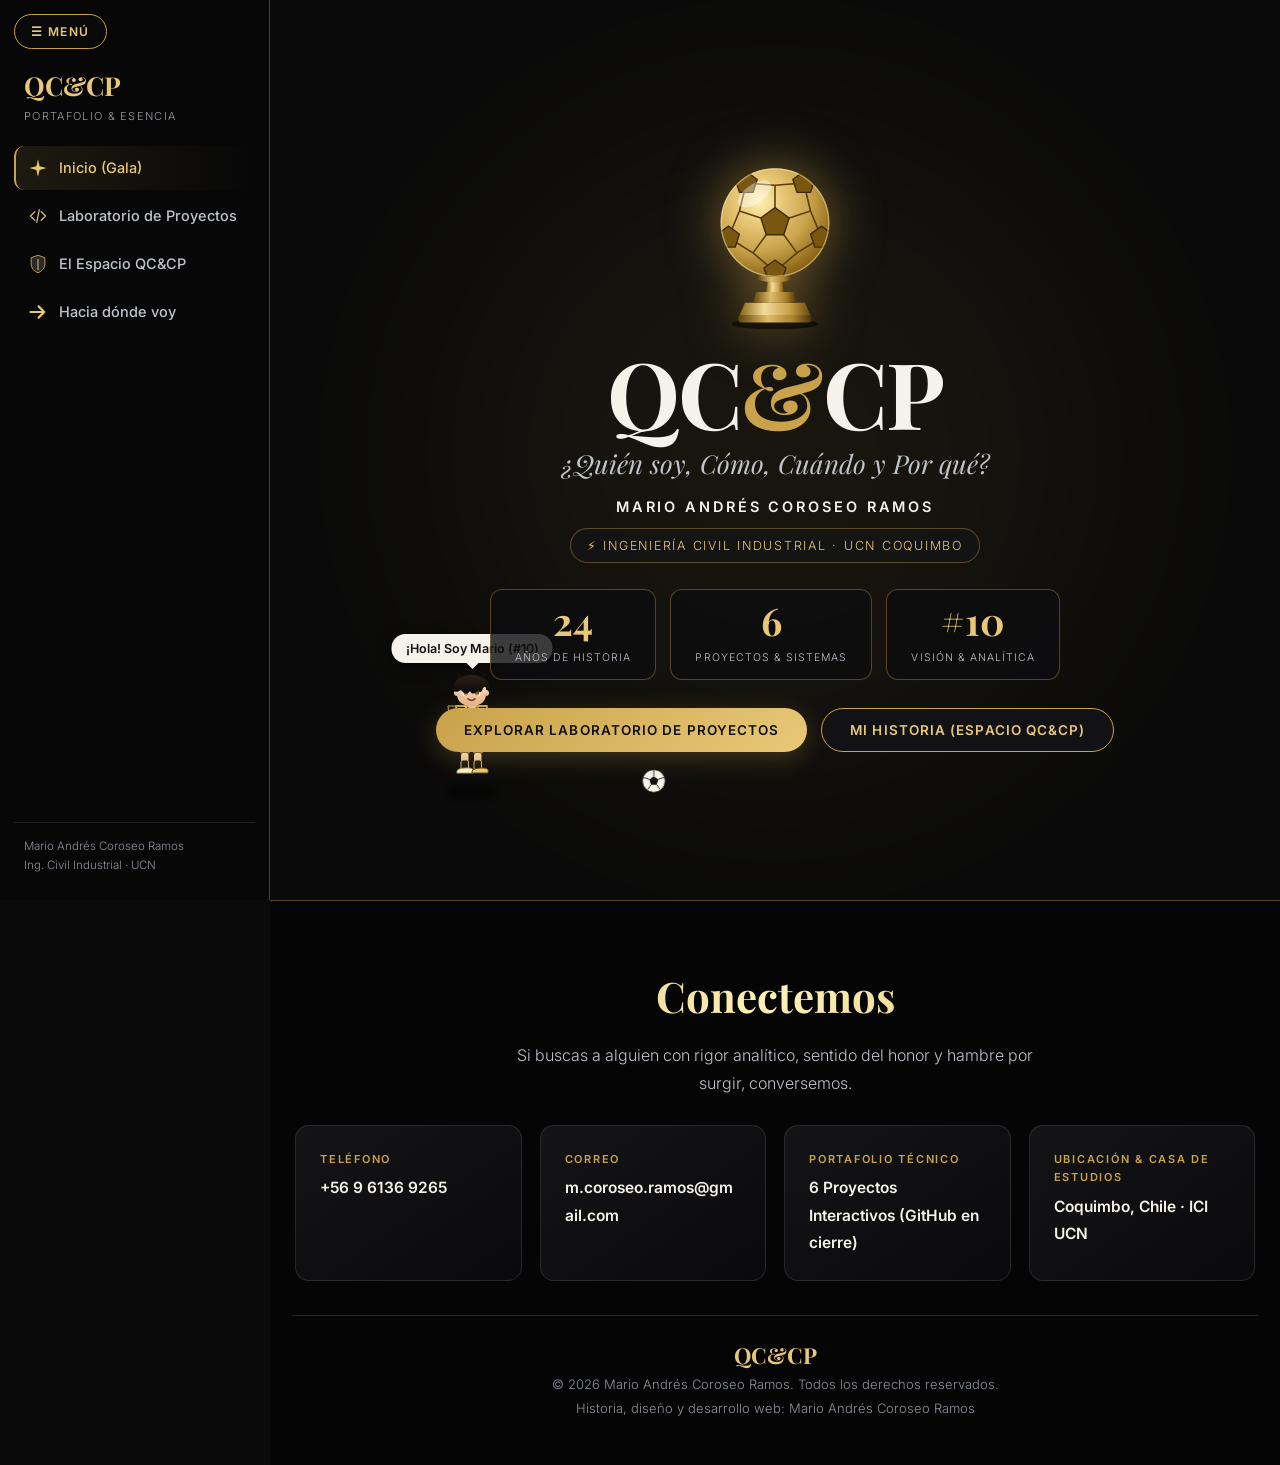
<file: index.html.html>
<!DOCTYPE html>
<html lang="es">
<head>
<meta charset="UTF-8">
<meta name="viewport" content="width=device-width, initial-scale=1, viewport-fit=cover">
<title>QC&CP · Mario Andrés Coroseo Ramos | Portafolio & Historia</title>
<link rel="preconnect" href="https://fonts.googleapis.com">
<link rel="preconnect" href="https://fonts.gstatic.com" crossorigin>
<link href="https://fonts.googleapis.com/css2?family=Inter:wght@300;400;500;600;700&family=JetBrains+Mono:wght@400;600&family=Playfair+Display:ital,wght@0,500;0,700;1,400&display=swap" rel="stylesheet">
<style>
:root{
  --bg:#0A0A0A;--panel:#121214;--panel2:#18181c;
  --gold:#C9A24B;--gold2:#E8C877;--silver:#C0C4CC;--text:#F5F2EA;
  --blueU:#1d4ed8;--redU:#dc2626;
  --line:rgba(192,196,204,.14);--goldLine:rgba(201,162,75,.38);
  color-scheme:dark;box-sizing:border-box;
  padding-top:env(safe-area-inset-top,0px);padding-bottom:env(safe-area-inset-bottom,0px)
}
*,*::before,*::after{box-sizing:inherit}
html{scroll-padding-top:env(safe-area-inset-top,0px);scroll-behavior:smooth}
body{margin:0;background:var(--bg);color:var(--text);font:300 16px/1.7 Inter,system-ui,sans-serif;overflow-x:hidden}
h1,h2,h3,h4{font-family:'Playfair Display',Georgia,serif;margin:0;font-weight:700}
.gold{background:linear-gradient(135deg,#C9A24B,#FFF1B8 50%,#C9A24B);-webkit-background-clip:text;background-clip:text;color:transparent}

/* Navegación Lateral */
#menuBtn{position:fixed;top:calc(14px + env(safe-area-inset-top,0px));left:14px;z-index:40;background:#0a0a0acc;border:1px solid var(--gold);color:var(--gold2);border-radius:999px;padding:9px 16px;font:600 12px Inter,sans-serif;letter-spacing:.12em;cursor:pointer;backdrop-filter:blur(8px);transition:.25s}
#menuBtn:hover{background:#C9A24B22;box-shadow:0 0 15px #C9A24B44}
nav{position:fixed;top:0;left:0;bottom:0;width:270px;z-index:35;background:#070708;border-right:1px solid var(--goldLine);padding:calc(68px + env(safe-area-inset-top,0px)) 14px 20px;transform:translateX(-100%);transition:transform .45s cubic-bezier(.5,0,0,1);overflow-y:auto;display:flex;flex-direction:column}
body.open nav{transform:none}
nav .brand{font:700 26px 'Playfair Display',serif;margin:0 10px 4px;color:var(--gold2)}
nav .brand-sub{font-size:11px;color:var(--silver);letter-spacing:.12em;text-transform:uppercase;margin:0 10px 20px;opacity:.8}
nav button{display:flex;gap:11px;align-items:center;width:100%;text-align:left;background:none;border:0;color:var(--silver);font:500 14.5px Inter,sans-serif;padding:12px;border-radius:10px;cursor:pointer;border-left:2px solid transparent;transition:.25s;margin-bottom:4px}
nav button:hover{color:var(--gold2);background:#ffffff08}
nav button.on{color:var(--gold2);border-left-color:var(--gold);background:linear-gradient(90deg,#C9A24B1f,transparent)}
nav button .ni{width:20px;height:20px;flex:0 0 auto}
nav .nav-foot{margin-top:auto;padding:14px 10px 4px;border-top:1px solid var(--line);font-size:11.5px;color:#8e939c}

main{transition:margin .45s cubic-bezier(.5,0,0,1)}
@media(min-width:1040px){body.open main{margin-left:270px}}
.view{display:none;min-height:100vh;padding:86px 22px 80px;animation:fade .6s ease}
.view.on{display:block}
@keyframes fade{from{opacity:0;transform:translateY(14px)}to{opacity:1;transform:none}}
.wrap{max-width:1080px;margin:0 auto;position:relative}
.title{font-size:clamp(32px,5.5vw,54px);margin-bottom:8px}
.sub{color:var(--silver);max-width:700px;margin:0 0 32px;font-size:16px}
.rule{width:90px;height:3px;background:linear-gradient(90deg,#C9A24B,#E8C877);border-radius:3px;margin:14px 0 22px}
.mini{position:absolute;right:0;top:-44px;width:54px;height:70px;pointer-events:none;animation:fl 6s ease-in-out infinite;filter:drop-shadow(0 0 10px #C9A24B88)}

/* Portada Gala */
#inicio{display:none;align-items:center;justify-content:center;text-align:center;position:relative;overflow:hidden}
#inicio.on{display:flex}
#inicio::before{content:"";position:absolute;width:72vmin;height:72vmin;background:var(--gold);opacity:.07;filter:blur(110px);border-radius:50%}
.trophy{display:block;width:136px;height:178px;margin:0 auto 14px;animation:fl 6s ease-in-out infinite;filter:drop-shadow(0 0 26px #C9A24B88)}
@keyframes fl{50%{transform:translateY(-14px)}}
.hero h1{font-size:clamp(46px,9.5vw,92px);letter-spacing:-.02em;line-height:1}
.hero h1 span{color:var(--gold)}
.hero h2{font:italic 400 clamp(17px,3vw,26px) 'Playfair Display',serif;color:var(--silver);margin:8px 0 14px}
.role-badge{display:inline-flex;align-items:center;gap:8px;border:1px solid var(--goldLine);background:#141416cc;padding:6px 16px;border-radius:999px;font-size:12.5px;letter-spacing:.14em;text-transform:uppercase;color:var(--gold2);margin-top:8px}
.cta-group{display:flex;gap:14px;justify-content:center;flex-wrap:wrap;margin-top:28px}
.cta{background:linear-gradient(135deg,#C9A24B,#E8C877);color:#111;border:0;border-radius:999px;padding:13px 28px;font:600 13.5px Inter,sans-serif;letter-spacing:.08em;cursor:pointer;transition:.25s;box-shadow:0 6px 24px #C9A24B44}
.cta:hover{transform:translateY(-2px);box-shadow:0 10px 30px #E8C87766}
.cta.sec{background:#121215;color:var(--gold2);border:1px solid var(--gold);box-shadow:none}
.cta.sec:hover{background:#C9A24B18}
.counters{display:flex;gap:14px;flex-wrap:wrap;justify-content:center;margin-top:26px}
.counters div{border:1px solid var(--goldLine);background:#0d0d10cc;border-radius:12px;padding:10px 24px;min-width:128px}
.counters b{display:block;font:700 38px/1.1 'Playfair Display',serif;color:var(--gold2)}
.counters small{color:var(--silver);letter-spacing:.1em;text-transform:uppercase;font-size:10.5px}

/* Selector de Trajes del Mini Mario */
.wardrobe-bar{display:flex;align-items:center;justify-content:space-between;flex-wrap:wrap;gap:12px;background:linear-gradient(145deg,#151519,#0d0d10);border:1px solid var(--goldLine);border-radius:14px;padding:12px 18px;margin-bottom:28px}
.wardrobe-bar span{font-size:13px;color:var(--silver);font-weight:500}
.wardrobe-bar span b{color:var(--gold2)}
.outfit-btns{display:flex;gap:8px;flex-wrap:wrap}
.outfit-btn{background:#0b0b0d;border:1px solid var(--line);color:var(--silver);padding:6px 12px;border-radius:999px;font:600 12px Inter,sans-serif;cursor:pointer;transition:.2s;display:flex;align-items:center;gap:6px}
.outfit-btn:hover,.outfit-btn.on{border-color:var(--gold);color:#111;background:linear-gradient(135deg,#C9A24B,#E8C877)}

/* Laboratorio de Proyectos (Grid & Simuladores) */
.proj-grid{display:grid;gap:24px;grid-template-columns:repeat(auto-fit,minmax(320px,1fr))}
.proj-card{background:linear-gradient(160deg,#151519,#0c0c0e);border:1px solid var(--line);border-radius:16px;overflow:hidden;display:flex;flex-direction:column;transition:.35s;position:relative}
.proj-card:hover,.proj-card.active-sim{border-color:var(--gold);transform:translateY(-5px);box-shadow:0 14px 36px #000c,0 0 24px #C9A24B28}
.proj-stage{position:relative;height:215px;background:#08080a;border-bottom:1px solid var(--line);padding:12px;overflow:hidden;font-family:'JetBrains Mono',monospace;user-select:none}
.stage-top{display:flex;align-items:center;justify-content:space-between;margin-bottom:8px;padding-bottom:6px;border-bottom:1px solid #ffffff12;font-size:10.5px;color:#8e939c}
.stage-dots{display:flex;gap:5px}
.stage-dots i{width:8px;height:8px;border-radius:50%;display:inline-block}
.stage-dots i:nth-child(1){background:#ff5f56}.stage-dots i:nth-child(2){background:#ffbd2e}.stage-dots i:nth-child(3){background:#27c93f}
.outfit-pill{background:#C9A24B22;border:1px solid var(--gold);color:var(--gold2);padding:2px 8px;border-radius:999px;font:600 10px Inter,sans-serif}

/* Cursor simulado dentro de cada proyecto */
.sim-cursor{position:absolute;width:18px;height:18px;z-index:10;pointer-events:none;filter:drop-shadow(0 2px 4px #000)}
.sim-cursor::after{content:"";position:absolute;left:-4px;top:-4px;width:22px;height:22px;border-radius:50%;border:2px solid var(--gold2);opacity:0;transform:scale(.4)}
.Cursor-1{animation:cur1 6s infinite ease-in-out}
.Cursor-2{animation:cur2 6.5s infinite ease-in-out}
.Cursor-3{animation:cur3 7s infinite ease-in-out}
.Cursor-4{animation:cur4 6s infinite ease-in-out}
.Cursor-5{animation:cur5 6.2s infinite ease-in-out}
.Cursor-6{animation:cur6 5.8s infinite ease-in-out}
@keyframes cur1{0%,100%{left:78%;top:76%}25%{left:28%;top:42%}30%{left:28%;top:42%;transform:scale(.85)}55%{left:74%;top:36%}60%{left:74%;top:36%;transform:scale(.85)}80%{left:52%;top:75%}}
@keyframes cur2{0%,100%{left:80%;top:78%}20%{left:24%;top:32%}45%{left:48%;top:54%}70%{left:78%;top:74%;transform:scale(.85)}}
@keyframes cur3{0%,100%{left:18%;top:74%}35%{left:48%;top:74%;transform:scale(.85)}70%{left:76%;top:38%}}
@keyframes cur4{0%,100%{left:25%;top:38%}30%{left:62%;top:38%;transform:scale(.85)}65%{left:75%;top:75%;transform:scale(.85)}}
@keyframes cur5{0%,100%{left:22%;top:44%}35%{left:68%;top:44%;transform:scale(.85)}70%{left:50%;top:74%}}
@keyframes cur6{0%,100%{left:30%;top:45%}40%{left:36%;top:40%;transform:scale(.88)}75%{left:78%;top:68%;transform:scale(.88)}}

/* Componentes de las simulaciones UI */
.ui-grid{display:grid;grid-template-columns:1fr 1fr;gap:8px;font-size:11px}
.ui-box{background:#121318;border:1px solid #ffffff14;border-radius:6px;padding:7px}
.ui-kpi{font-size:15px;font-weight:700;color:var(--gold2);display:block}
.ui-bar{height:6px;background:#222;border-radius:4px;overflow:hidden;margin-top:4px}
.ui-bar > span{display:block;height:100%;background:linear-gradient(90deg,#C9A24B,#27c93f);animation:barPulse 4s infinite alternate}
@keyframes barPulse{0%{width:62%}100%{width:94%}}
.ui-btn-sim{display:inline-block;margin-top:6px;padding:4px 9px;border-radius:4px;background:#C9A24B33;border:1px solid var(--gold);color:var(--gold2);font-size:10px;animation:btnFlash 3s infinite}
@keyframes btnFlash{0%,80%,100%{background:#C9A24B22;color:var(--gold2)}90%{background:var(--gold2);color:#111}}
.sap-step{display:flex;align-items:center;justify-content:space-between;background:#12141a;border:1px solid #ffffff14;padding:4px 8px;border-radius:4px;margin-bottom:4px;font-size:10.5px}
.sap-step b{color:var(--gold2)}
.sap-ok{color:#27c93f;font-weight:700;animation:blinkOk 3s infinite}
@keyframes blinkOk{0%,45%{opacity:.25}50%,100%{opacity:1}}

.proj-body{padding:20px 22px 22px;display:flex;flex-direction:column;flex:1}
.proj-body small{color:var(--gold);letter-spacing:.15em;text-transform:uppercase;font-size:11px;font-weight:600}
.proj-body h3{font-size:21px;margin:4px 0 8px;color:var(--text)}
.proj-body p{color:var(--silver);font-size:14px;margin:0 0 14px;flex:1}
.tech-tags{display:flex;gap:6px;flex-wrap:wrap;margin-bottom:16px}
.tech-tags span{font-size:11px;background:#ffffff09;border:1px solid var(--line);color:var(--silver);padding:3px 9px;border-radius:6px}
.proj-actions{display:flex;gap:10px;align-items:center;margin-top:auto}
.btn-gh{flex:1;display:inline-flex;align-items:center;justify-content:center;gap:8px;background:linear-gradient(135deg,#C9A24B,#E8C877);color:#111;text-decoration:none;font:600 12.5px Inter,sans-serif;padding:10px 14px;border-radius:9px;transition:.25s;cursor:pointer;border:0}
.btn-gh:hover{filter:brightness(1.1);transform:translateY(-1px)}
.btn-gh.pending{background:#18181f;color:var(--gold2);border:1px dashed var(--gold)}
.btn-gh.pending:hover{background:#C9A24B22}
.btn-try{background:#16161a;border:1px solid var(--goldLine);color:var(--gold2);padding:10px 12px;border-radius:9px;font:600 12px Inter,sans-serif;cursor:pointer;transition:.2s}
.btn-try:hover{background:#C9A24B22}

/* Espacio Unificado QC&CP (Sub-tabs) */
.subtabs{display:flex;gap:8px;flex-wrap:wrap;margin-bottom:26px;border-bottom:1px solid var(--line);padding-bottom:14px}
.subtab{background:#121215;border:1px solid var(--line);color:var(--silver);padding:9px 18px;border-radius:999px;font:600 13px Inter,sans-serif;cursor:pointer;transition:.25s}
.subtab:hover{color:var(--gold2);border-color:var(--goldLine)}
.subtab.on{background:linear-gradient(135deg,#C9A24B,#E8C877);color:#111;border-color:transparent}
.subpane{display:none;animation:fade .45s ease}
.subpane.on{display:block}

/* Cards, Ficha y Timeline */
.grid{display:grid;gap:18px;grid-template-columns:repeat(auto-fit,minmax(220px,1fr))}
.card{background:linear-gradient(145deg,#141416,#0a0a0c);border:1px solid var(--line);border-radius:14px;padding:24px;transition:.35s;position:relative}
.card:hover{border-color:#C9A24B88;transform:translateY(-4px);box-shadow:0 10px 30px #C9A24B22}
.card h3{font-size:21px;color:var(--text);margin-bottom:8px}
.card p{margin:0;color:var(--silver);font-size:14.5px}
svg.ico{width:42px;height:42px;margin-bottom:10px;display:block}
.quote{font:italic 400 clamp(19px,3vw,25px)/1.5 'Playfair Display',serif;color:var(--gold2);border-left:3px solid var(--gold);padding-left:20px;margin:0 0 28px}

/* Bloque Destacado: Belén · Mi Mayor Logro */
.belen-showcase{margin-top:26px;background:linear-gradient(145deg,#1b1318 0%,#121016 55%,#1b160e 100%);border:2px solid var(--gold);border-radius:18px;padding:28px;position:relative;overflow:hidden;box-shadow:0 14px 38px #000c,0 0 28px #C9A24B28}
.belen-showcase::before{content:"";position:absolute;right:-50px;top:-50px;width:220px;height:220px;background:radial-gradient(circle,#E8C87728,transparent 70%);pointer-events:none}
.belen-badge{display:inline-flex;align-items:center;gap:8px;background:linear-gradient(135deg,#C9A24B,#E8C877);color:#111;font:700 11px Inter,sans-serif;letter-spacing:.14em;text-transform:uppercase;padding:5px 14px;border-radius:999px;margin-bottom:12px}
.belen-showcase h3{font-size:clamp(24px,3.6vw,32px);color:var(--gold2);margin-bottom:10px}
.belen-showcase p{color:var(--text);font-size:15.2px;margin:0 0 12px;line-height:1.75}
.belen-pillars{display:grid;grid-template-columns:repeat(auto-fit,minmax(210px,1fr));gap:12px;margin-top:18px}
.belen-pillar{background:#0b0b0ecc;border:1px solid var(--goldLine);border-radius:12px;padding:14px}
.belen-pillar b{display:block;color:var(--gold2);font-size:13.5px;margin-bottom:4px}
.belen-pillar span{color:var(--silver);font-size:13px;line-height:1.5;display:block}

.split{display:grid;gap:30px;grid-template-columns:repeat(auto-fit,minmax(280px,1fr));align-items:start}
.fut{border:2px solid var(--gold);border-radius:14px;padding:22px;background:linear-gradient(180deg,#1b1b1b,#0a0a0a);box-shadow:0 0 30px #C9A24B33;position:relative;overflow:hidden}
.fut::before{content:"";position:absolute;inset:-50% auto -50% -60%;width:40%;background:linear-gradient(90deg,transparent,#E8C87722,transparent);transform:rotate(20deg);animation:sh 5s infinite}
@keyframes sh{to{left:140%}}
.fut h3{text-align:center;font-size:30px;color:var(--gold2);letter-spacing:.1em;text-transform:uppercase}
.fut .pos{text-align:center;color:var(--silver);border-bottom:1px solid #C9A24B44;padding-bottom:12px;margin-bottom:14px}
.stats{display:flex;justify-content:space-around;margin-bottom:14px}
.stats b{display:block;text-align:center;font:700 30px 'Playfair Display',serif;color:var(--gold)}
.stats small{font-size:11px;letter-spacing:.1em;text-transform:uppercase;color:var(--silver)}
.row{display:flex;justify-content:space-between;gap:10px;border-bottom:1px solid #C9A24B1c;padding:6px 0;font-size:14px}
.row span:first-child{color:var(--silver)}
.row span:last-child{text-align:right;font-weight:600}

.tl{position:relative;padding:10px 0 10px 34px;margin-left:8px}
.tl::before{content:"";position:absolute;left:0;top:0;bottom:0;width:2px;background:#ffffff18}
.tl .fill{position:absolute;left:0;top:0;width:2px;height:100%;background:linear-gradient(#C9A24B,#E8C877);box-shadow:0 0 12px #E8C877}
.it{position:relative;margin-bottom:20px}
.it::before{content:"";position:absolute;left:-41px;top:14px;width:14px;height:14px;border-radius:50%;background:var(--gold2);border:3px solid var(--gold);box-shadow:0 0 12px var(--gold2)}
.it button{all:unset;display:block;width:100%;cursor:pointer;background:var(--panel);border:1px solid var(--line);border-radius:14px;padding:16px 20px;box-sizing:border-box}
.it button:hover,.it.open button{border-color:#C9A24B88}
.it small{color:var(--gold);letter-spacing:.18em;text-transform:uppercase;font-size:11.5px;font-weight:600}
.it h3{font-size:21px;margin:2px 0}
.it .more{max-height:0;overflow:hidden;transition:max-height .5s ease;color:var(--silver);font-size:14.5px}
.it.open .more{max-height:520px}
.it .more p{margin:10px 0 0}
.tag{display:inline-block;margin-top:10px;font-size:11.5px;color:#111;background:var(--gold2);border-radius:999px;padding:2px 12px;font-weight:600}

/* Historias Carrusel Anime */
#stories{max-width:980px;margin:0 auto}
.viewport{overflow:hidden;border-radius:18px}
.track{display:flex;transition:transform .85s cubic-bezier(.6,0,.2,1)}
.slide{flex:0 0 100%;display:grid;grid-template-columns:1.1fr 1fr;gap:26px;align-items:center;padding:6px}
@media(max-width:760px){.slide{grid-template-columns:1fr}}
.scene{position:relative;height:300px;border-radius:16px;overflow:hidden;border:1px solid #C9A24B66;box-shadow:inset 0 0 40px #000a}
.scene::before{content:"";position:absolute;inset:-40%;background:repeating-conic-gradient(from 0deg,rgba(232,200,119,.04) 0deg 4deg,transparent 4deg 14deg);pointer-events:none}
.scene::after{content:"";position:absolute;left:0;right:0;bottom:0;height:22%;background:linear-gradient(transparent,#00000099)}
.el{position:absolute;font-style:normal;line-height:1;overflow:visible}
.slide:not(.act) .el{animation-play-state:paused}
.a-bob{animation:bob 1.2s ease-in-out infinite alternate}
.a-jump{animation:bob .6s ease-in infinite alternate;--h:-65px}
.a-float{animation:bob 2.8s ease-in-out infinite alternate;--h:-14px}
.a-walk{animation:walk 2.4s ease-in-out infinite alternate}
.a-shake{animation:shk .25s ease-in-out infinite alternate}
.a-spin{animation:spn 4s linear infinite}
.a-pulse{animation:pls .8s ease-in-out infinite alternate}
.a-fall{animation:fal 2.2s ease-in infinite}
.a-wave{animation:wav 2.6s ease-in-out infinite alternate}
.a-roll{animation:rol 2.4s ease-in-out infinite alternate}
.a-sway{animation:swy .7s ease-in-out infinite alternate;transform-origin:50% 100%}
.a-trip{animation:trp 2.4s ease-in-out infinite;transform-origin:50% 100%}
@keyframes bob{to{transform:translateY(var(--h,-14px))}}
@keyframes walk{from{transform:translateX(calc(var(--d,55px)*-1))}to{transform:translateX(var(--d,55px))}}
@keyframes shk{from{transform:rotate(-8deg)}to{transform:rotate(8deg)}}
@keyframes spn{to{transform:rotate(360deg)}}
@keyframes pls{to{transform:scale(1.24)}}
@keyframes fal{0%{transform:translateY(-20px);opacity:0}30%{opacity:1}100%{transform:translateY(85px) rotate(18deg);opacity:0}}
@keyframes wav{from{transform:translate(-22px,0)}to{transform:translate(22px,-8px)}}
@keyframes rol{from{transform:translateX(-65px) rotate(0)}to{transform:translateX(65px) rotate(540deg)}}
@keyframes swy{from{transform:rotate(-7deg) translateY(0)}to{transform:rotate(7deg) translateY(-8px)}}
@keyframes trp{0%,100%{transform:rotate(0)}35%{transform:rotate(-10deg)}65%{transform:rotate(62deg) translateY(14px)}85%{transform:rotate(62deg) translateY(14px)}}
.cap{position:absolute;left:14px;bottom:10px;z-index:2;font-size:11.5px;letter-spacing:.14em;text-transform:uppercase;color:var(--gold2);font-weight:600}
.txt small{color:var(--gold);letter-spacing:.18em;text-transform:uppercase;font-size:12px;font-weight:600}
.txt h3{font-size:clamp(24px,3.8vw,34px);margin:4px 0 10px}
.txt p{color:var(--silver);font-size:15.5px;margin:0}
.ctrl{display:flex;align-items:center;justify-content:center;gap:14px;margin-top:20px}
.ctrl>button{background:none;border:1px solid var(--gold);color:var(--gold2);width:40px;height:40px;border-radius:50%;font-size:20px;cursor:pointer}
#dots{display:flex;gap:7px;flex-wrap:wrap;justify-content:center}
#dots button{width:9px;height:9px;padding:0;border-radius:50%;border:0;background:#ffffff30;cursor:pointer}
#dots button.on{background:var(--gold2);box-shadow:0 0 8px var(--gold2)}
.cnt{text-align:center;color:#8e939c;font-size:12.5px;margin-top:8px;letter-spacing:.1em}

/* Tarjeta Destacada Meta de Vida: Universidad de Chile */
.dream-card{margin-top:28px;background:linear-gradient(135deg,#0c1938 0%,#111827 55%,#1f1218 100%);border:2px solid var(--gold);border-radius:18px;padding:28px;position:relative;overflow:hidden;box-shadow:0 14px 40px #000c,0 0 30px #1d4ed833;text-align:left}
.dream-card::before{content:"";position:absolute;right:-60px;top:-60px;width:240px;height:240px;background:radial-gradient(circle,#1d4ed844,transparent 70%);pointer-events:none}
.dream-badge{display:inline-flex;align-items:center;gap:8px;background:linear-gradient(90deg,#1d4ed8,#dc2626);color:#fff;font:700 11px Inter,sans-serif;letter-spacing:.14em;text-transform:uppercase;padding:5px 14px;border-radius:999px;margin-bottom:12px}
.dream-card h3{font-size:clamp(24px,3.6vw,32px);color:var(--gold2);margin-bottom:10px}
.dream-card p{color:var(--text);font-size:15.5px;margin:0;max-width:820px}
.roadmap-tag{display:inline-block;font-size:11px;letter-spacing:.14em;text-transform:uppercase;color:var(--gold);font-weight:700;margin-bottom:6px}

/* Personaje Mini Mario Anime & Trajes */
#field{position:absolute;inset:0;overflow:hidden;pointer-events:none;z-index:1}
.heroin{position:relative;z-index:2;max-width:780px;padding:0 14px}
#mario{position:absolute;left:0;top:0;width:68px;height:118px;transform-origin:34px 118px;will-change:transform}
#mario::after{content:"";position:absolute;left:8px;bottom:-5px;width:52px;height:10px;background:#000;border-radius:50%;filter:blur(3px);opacity:.7;z-index:-1}
#mario svg,.bud svg{overflow:visible;width:68px;height:118px}
#mario g,.bud g{transform-box:view-box}
.lg,.ar{transition:transform .2s}
.hair-front{animation:hairBreeze 2.4s ease-in-out infinite alternate;transform-origin:30px 6px}
@keyframes hairBreeze{from{transform:rotate(-1.5deg)}to{transform:rotate(2deg)}}
.walk .lgL{transform-origin:25px 66px;animation:sw .42s ease-in-out infinite alternate}
.walk .lgR{transform-origin:35px 66px;animation:sw .42s ease-in-out infinite alternate-reverse}
.walk .arL{transform-origin:15px 36px;animation:sw .42s ease-in-out infinite alternate-reverse}
.walk .arR{transform-origin:45px 36px;animation:sw .42s ease-in-out infinite alternate}
.kick .lgR{transform-origin:35px 66px;animation:kk .35s ease-out}
.wave .arR{transform-origin:45px 36px;animation:wv .35s ease-in-out infinite alternate;transform:rotate(148deg)}
@keyframes sw{from{transform:rotate(-26deg)}to{transform:rotate(26deg)}}
@keyframes kk{0%{transform:rotate(-38deg)}60%{transform:rotate(68deg)}100%{transform:rotate(0)}}
@keyframes wv{from{transform:rotate(135deg)}to{transform:rotate(168deg)}}

/* Visibilidad de Trajes en el SVG del Mini Mario */
.gear{opacity:0;transition:opacity .28s ease;pointer-events:none}
.mario-char[data-outfit="gala"] .g-gala,
.mario-char[data-outfit="helmet"] .g-helmet,
.mario-char[data-outfit="exec"] .g-exec,
.mario-char[data-outfit="research"] .g-research,
.mario-char[data-outfit="thinker"] .g-thinker,
.mario-char[data-outfit="finance"] .g-finance,
.mario-char[data-outfit="data"] .g-data{opacity:1}

#ball2{position:absolute;left:0;top:0;will-change:transform}
#bubble{position:absolute;transform:translateX(-50%);background:#F5F2EA;color:#111;font:600 12.5px Inter,sans-serif;padding:7px 14px;border-radius:14px;white-space:nowrap;opacity:0;transition:opacity .3s;box-shadow:0 4px 14px #0009}
#bubble::after{content:"";position:absolute;left:50%;bottom:-6px;margin-left:-6px;border:6px solid transparent;border-bottom:0;border-top-color:#F5F2EA}
#bubble.on{opacity:1}

/* Buddy Flotante Esquina Inferior Derecha */
#buddy{position:fixed;right:calc(14px + env(safe-area-inset-right,0px));bottom:calc(10px + env(safe-area-inset-bottom,0px));width:88px;height:152px;z-index:30;pointer-events:none;display:none;transition:opacity .4s;transform-origin:100% 100%}
#buddy.on{display:block}
#buddy.hide{opacity:0}
@media(max-width:600px){#buddy{transform:scale(.82)}}
#bm{position:relative;width:88px;height:152px}
.bud{position:absolute;left:0;top:0;width:68px;height:118px;transform-origin:0 0;transform:translateX(88px) scale(-1.26,1.26)}
#bbub{position:absolute;right:0;bottom:156px;width:max-content;max-width:230px;background:#F5F2EA;color:#111;font:600 12.5px/1.38 Inter,sans-serif;padding:9px 14px;border-radius:14px;opacity:0;transform:translateY(6px);transition:opacity .3s,transform .3s;box-shadow:0 6px 20px #000b;border:1.5px solid var(--gold)}
#bbub::after{content:"";position:absolute;right:34px;bottom:-6px;border:6px solid transparent;border-bottom:0;border-top-color:#F5F2EA}
#bbub.on{opacity:1;transform:none}

/* Footer Contacto */
#contacto{border-top:1px solid #C9A24B66;background:#050506;padding:60px 22px 44px;text-align:center}
#contacto h3{font-size:clamp(28px,4.8vw,42px)}
#contacto .grid{margin:28px auto;max-width:960px;text-align:left}
#contacto .card{display:block;text-decoration:none;color:inherit}
#contacto small{display:block;color:var(--gold);letter-spacing:.16em;text-transform:uppercase;font-size:11px;font-weight:600;margin-bottom:6px}
#contacto b{font:600 15.5px/1.4 Inter,sans-serif;color:var(--text);word-break:break-word}
.credits{color:#8e939c;font-size:13px;line-height:1.9;margin-top:34px;padding-top:24px;border-top:1px solid #C9A24B33}
</style>
</head>
<body>

<!-- LIBRERÍA DE SÍMBOLOS SVG ANIME & ICONOS -->
<svg width="0" height="0" style="position:absolute" aria-hidden="true">
  <defs>
    <linearGradient id="gGold" x1="0" y1="0" x2="1" y2="0"><stop offset="0" stop-color="#8a6414"/><stop offset=".35" stop-color="#F3DC9B"/><stop offset=".7" stop-color="#C9A24B"/><stop offset="1" stop-color="#6b4a0c"/></linearGradient>
    <linearGradient id="gBase" x1="0" y1="0" x2="1" y2="0"><stop offset="0" stop-color="#5e430c"/><stop offset=".4" stop-color="#E0BC68"/><stop offset=".75" stop-color="#A9812F"/><stop offset="1" stop-color="#4a3208"/></linearGradient>
    <radialGradient id="gBall" cx=".36" cy=".3" r=".85"><stop offset="0" stop-color="#FFF1B8"/><stop offset=".25" stop-color="#E8C877"/><stop offset=".55" stop-color="#C9A24B"/><stop offset=".85" stop-color="#8a6414"/><stop offset="1" stop-color="#4a3208"/></radialGradient>
    <linearGradient id="gSkin" x1="0" y1="0" x2="0" y2="1"><stop offset="0" stop-color="#FFE1C6"/><stop offset="1" stop-color="#E5B289"/></linearGradient>
    <linearGradient id="gHair" x1="0" y1="0" x2="0" y2="1"><stop offset="0" stop-color="#2B201A"/><stop offset="1" stop-color="#0E0A08"/></linearGradient>
    <linearGradient id="gEye" x1="0" y1="0" x2="0" y2="1"><stop offset="0" stop-color="#1E140C"/><stop offset=".55" stop-color="#7A5220"/><stop offset="1" stop-color="#E8C877"/></linearGradient>
    <clipPath id="cBall"><circle cx="100" cy="100" r="80"/></clipPath>
  </defs>

  <!-- Trofeo Balón de Oro -->
  <symbol id="bd" viewBox="0 0 200 260">
    <ellipse cx="100" cy="249" rx="64" ry="8" fill="#000" opacity=".55"/>
    <path d="M56 218h88l8 18H48z" fill="url(#gGold)"/>
    <rect x="46" y="236" width="108" height="11" rx="4" fill="url(#gBase)"/>
    <path d="M72 202h56l4 16H68z" fill="url(#gBase)"/>
    <path d="M90 180h20l3 22H87z" fill="url(#gGold)"/>
    <ellipse cx="100" cy="181" rx="26" ry="7" fill="url(#gBase)"/>
    <circle cx="100" cy="100" r="80" fill="url(#gBall)"/>
    <g clip-path="url(#cBall)">
      <path d="M100 78V45M120.9 93.2L152.3 83M112.9 117.8l19.4 26.7M87.1 117.8L67.7 144.5M79.1 93.2L47.7 83M100 45L57.7 41.8M100 45l42.3-3.2M152.3 83l-10-41.2M152.3 83l16.2 39.2M132.3 144.5l36.2-22.3M132.3 144.5L100 172M67.7 144.5L100 172M67.7 144.5L31.5 122.2M47.7 83l-16.2 39.2M47.7 83l10-41.2" stroke="#5a3f0a" stroke-width="2.4" fill="none"/>
      <polygon points="100,78 120.9,93.2 112.9,117.8 87.1,117.8 79.1,93.2" fill="#7a5710" stroke="#3d2a06" stroke-width="2"/>
      <polygon points="132.3,55.5 126.2,36.5 142.3,24.8 158.5,36.5 152.3,55.5" fill="#7a5710" stroke="#3d2a06" stroke-width="2"/>
      <polygon points="152.3,117 168.5,105.2 184.6,117 178.5,136 158.5,136" fill="#7a5710" stroke="#3d2a06" stroke-width="2"/>
      <polygon points="100,155 116.2,166.7 110,185.8 90,185.8 83.8,166.7" fill="#7a5710" stroke="#3d2a06" stroke-width="2"/>
      <polygon points="47.7,117 41.5,136 21.5,136 15.4,117 31.5,105.2" fill="#7a5710" stroke="#3d2a06" stroke-width="2"/>
      <polygon points="67.7,55.5 47.7,55.5 41.5,36.5 57.7,24.8 73.8,36.5" fill="#7a5710" stroke="#3d2a06" stroke-width="2"/>
    </g>
    <ellipse cx="70" cy="58" rx="28" ry="14" transform="rotate(-35 70 58)" fill="#fff" opacity=".38"/>
    <circle cx="100" cy="100" r="79" fill="none" stroke="#fff3c4" stroke-opacity=".45" stroke-width="2"/>
  </symbol>

  <!-- Personajes Anime para las Historias -->
  <symbol id="s-kid" viewBox="0 0 64 64">
    <ellipse cx="32" cy="59" rx="14" ry="3.5" fill="#000" opacity=".45"/>
    <rect x="23" y="43" width="7" height="14" rx="3" fill="#181818" stroke="#C9A24B" stroke-width=".8"/>
    <rect x="34" y="43" width="7" height="14" rx="3" fill="#181818" stroke="#C9A24B" stroke-width=".8"/>
    <ellipse cx="26" cy="57" rx="5" ry="2.6" fill="#E8C877"/>
    <ellipse cx="38" cy="57" rx="5" ry="2.6" fill="#E8C877"/>
    <rect x="13" y="28" width="7" height="15" rx="3.5" fill="url(#gSkin)"/>
    <rect x="44" y="28" width="7" height="15" rx="3.5" fill="url(#gSkin)"/>
    <path d="M20 26h24l2 19H18z" fill="var(--c,#C9A24B)" stroke="#111" stroke-width="1.2" stroke-linejoin="round"/>
    <path d="M27 26l5 6 5-6" fill="none" stroke="#FFF1B8" stroke-width="1.3"/>
    <circle cx="20" cy="16" r="2.6" fill="url(#gSkin)"/>
    <circle cx="44" cy="16" r="2.6" fill="url(#gSkin)"/>
    <path d="M20 12c0-7 24-7 24 0v5c0 7-5 11-12 11s-12-4-12-11z" fill="url(#gSkin)"/>
    <ellipse cx="26.5" cy="16.5" rx="2.7" ry="3.3" fill="url(#gEye)"/>
    <ellipse cx="37.5" cy="16.5" rx="2.7" ry="3.3" fill="url(#gEye)"/>
    <path d="M23.5 14q3-2 6 0M34.5 14q3-2 6 0" stroke="#140d08" stroke-width="1.5" fill="none" stroke-linecap="round"/>
    <circle cx="25.5" cy="15.2" r="1.1" fill="#fff"/>
    <circle cx="36.5" cy="15.2" r="1.1" fill="#fff"/>
    <ellipse cx="22.5" cy="19.5" rx="2.2" ry="1" fill="#f08070" opacity=".45"/>
    <ellipse cx="41.5" cy="19.5" rx="2.2" ry="1" fill="#f08070" opacity=".45"/>
    <path d="M29 21.5q3 2.6 6 0" stroke="#7a3b2b" stroke-width="1.5" fill="none" stroke-linecap="round"/>
    <path d="M17 15C16 6 24 2 32 2s16 4 15 13c-2-3-4-4-6-3-1 3-3 5-5 2-2 3-5 4-7 1-3 3-6 2-8-1-2 1-3 2-4 1z" fill="url(#gHair)"/>
    <path d="M25 2l-5-3 3 5M32 1l2-4 2 4M39 3l6-2-3 5" fill="#18110c"/>
  </symbol>

  <!-- Símbolo Anime de Belén -->
  <symbol id="s-belen" viewBox="0 0 64 64">
    <ellipse cx="32" cy="59" rx="14" ry="3.5" fill="#000" opacity=".45"/>
    <!-- Cabello largo atrás -->
    <path d="M15 16c-2 12-3 26 2 32h30c5-6 4-20 2-32z" fill="#1c120d"/>
    <rect x="24" y="44" width="6.5" height="13" rx="3" fill="url(#gSkin)"/>
    <rect x="33.5" y="44" width="6.5" height="13" rx="3" fill="url(#gSkin)"/>
    <ellipse cx="27" cy="57" rx="4.5" ry="2.4" fill="#E8C877"/>
    <ellipse cx="37" cy="57" rx="4.5" ry="2.4" fill="#E8C877"/>
    <rect x="14" y="28" width="6.5" height="15" rx="3.2" fill="url(#gSkin)"/>
    <rect x="43.5" y="28" width="6.5" height="15" rx="3.2" fill="url(#gSkin)"/>
    <!-- Vestido elegante dorado/vino -->
    <path d="M21 26h22l4 20H17z" fill="#c94b6b" stroke="#E8C877" stroke-width="1.3" stroke-linejoin="round"/>
    <path d="M27 26l5 5 5-5" fill="none" stroke="#FFF1B8" stroke-width="1.3"/>
    <path d="M20 12c0-7 24-7 24 0v5c0 7-5 11-12 11s-12-4-12-11z" fill="url(#gSkin)"/>
    <ellipse cx="26.5" cy="16.5" rx="2.8" ry="3.4" fill="url(#gEye)"/>
    <ellipse cx="37.5" cy="16.5" rx="2.8" ry="3.4" fill="url(#gEye)"/>
    <path d="M23.5 13.5q3-2 6 0M34.5 13.5q3-2 6 0" stroke="#140d08" stroke-width="1.4" fill="none" stroke-linecap="round"/>
    <circle cx="25.5" cy="15.2" r="1.1" fill="#fff"/>
    <circle cx="36.5" cy="15.2" r="1.1" fill="#fff"/>
    <ellipse cx="22.5" cy="19.5" rx="2.5" ry="1.2" fill="#ff7b8b" opacity=".55"/>
    <ellipse cx="41.5" cy="19.5" rx="2.5" ry="1.2" fill="#ff7b8b" opacity=".55"/>
    <path d="M29 21.5q3 2.8 6 0" stroke="#9e3b4b" stroke-width="1.6" fill="none" stroke-linecap="round"/>
    <path d="M16 16C16 5 24 2 32 2s16 3 16 14c-3-4-6-5-9-3-3 2-5 2-7 0-3 2-6 1-9-1-2 1-5 2-7 4z" fill="url(#gHair)"/>
  </symbol>

  <!-- Símbolo de Cartas Selladas -->
  <symbol id="s-letter" viewBox="0 0 64 64">
    <rect x="8" y="16" width="48" height="34" rx="4" fill="#F5F2EA" stroke="#C9A24B" stroke-width="2.2"/>
    <path d="M10 18l22 17 22-17" fill="none" stroke="#C9A24B" stroke-width="2.2" stroke-linejoin="round"/>
    <path d="M32 39s-7-4.5-7-9a4 4 0 0 1 7-2.5A4 4 0 0 1 39 30c0 4.5-7 9-7 9z" fill="#dc2626"/>
  </symbol>

  <symbol id="s-kids" viewBox="0 0 64 64">
    <use href="#s-kid"/>
    <rect x="35" y="10.5" width="6.5" height="3" rx="1" fill="#F5F2EA" stroke="#c96b5b" stroke-width=".7" transform="rotate(-8 38 12)"/>
    <path d="M19 13h26l-1.5 6.5c-.4 1.5-2 2.3-4.5 2.3h-4c-1.5 0-2.5-.8-3-2-.5 1.2-1.5 2-3 2h-4c-2.5 0-4.1-.8-4.5-2.3z" fill="#0c0c0f" stroke="#E8C877" stroke-width="1.3"/>
    <path d="M22 14.5l3 4.5M26 14.5l2 3M36 14.5l3 4.5" stroke="#fff" stroke-width="1.2" stroke-linecap="round" opacity=".75"/>
  </symbol>

  <symbol id="s-baby" viewBox="0 0 64 64">
    <ellipse cx="32" cy="58" rx="15" ry="4" fill="#000" opacity=".4"/>
    <ellipse cx="32" cy="46" rx="15" ry="12" fill="#F5F2EA" stroke="#E8C877" stroke-width="1.4"/>
    <path d="M21 41q11 8 22 0" fill="none" stroke="#C9A24B" stroke-width="1.2" opacity=".7"/>
    <circle cx="32" cy="24" r="15" fill="url(#gSkin)"/>
    <ellipse cx="26" cy="25.5" rx="3" ry="3.6" fill="url(#gEye)"/>
    <ellipse cx="38" cy="25.5" rx="3" ry="3.6" fill="url(#gEye)"/>
    <circle cx="24.8" cy="24" r="1.3" fill="#fff"/>
    <circle cx="36.8" cy="24" r="1.3" fill="#fff"/>
    <ellipse cx="21" cy="28.5" rx="2.6" ry="1.2" fill="#ff7b7b" opacity=".5"/>
    <ellipse cx="43" cy="28.5" rx="2.6" ry="1.2" fill="#ff7b7b" opacity=".5"/>
    <circle cx="32" cy="31" r="2.8" fill="#6fb7e8" stroke="#F5F2EA" stroke-width="1.2"/>
    <path d="M24 11c4-5 12-5 16 0-3-1-5 1-8 3-2-3-5-4-8-3z" fill="url(#gHair)"/>
    <circle cx="17" cy="44" r="4" fill="url(#gSkin)"/>
    <circle cx="47" cy="44" r="4" fill="url(#gSkin)"/>
  </symbol>

  <!-- Símbolos de Historias y Aventuras -->
  <symbol id="s-surf" viewBox="0 0 64 64">
    <path d="M8 52C22 14 44 6 56 10c4 12-4 34-48 42z" fill="#E8C877" stroke="#111" stroke-width="2"/>
    <path d="M12 48L52 14" stroke="#dc2626" stroke-width="3"/>
    <path d="M20 42L46 20" stroke="#1d4ed8" stroke-width="2"/>
  </symbol>
  <symbol id="s-heli" viewBox="0 0 64 64">
    <path d="M6 12h52" stroke="#E8C877" stroke-width="3" stroke-linecap="round"/>
    <rect x="30" y="12" width="4" height="7" fill="#C0C4CC"/>
    <path d="M18 26c0-6 8-9 18-9h10c6 0 10 5 10 11s-4 9-12 9H24l-14-5v-6l8 2z" fill="#dc2626" stroke="#F5F2EA" stroke-width="1.8"/>
    <path d="M36 20h14c3 0 5 3 5 6h-19z" fill="#7fc4ff"/>
    <path d="M22 37v6M42 37v6M16 43h32l4-3" stroke="#C0C4CC" stroke-width="2.5" fill="none" stroke-linecap="round"/>
  </symbol>
  <symbol id="s-boat" viewBox="0 0 64 64">
    <path d="M6 38h52l-8 14H14z" fill="#dc2626" stroke="#F5F2EA" stroke-width="2"/>
    <path d="M18 38l6-12h16l6 12" fill="#F5F2EA" opacity=".9"/>
    <circle cx="24" cy="34" r="3" fill="#E8C877"/><circle cx="32" cy="34" r="3" fill="#E8C877"/><circle cx="40" cy="34" r="3" fill="#E8C877"/>
  </symbol>
  <symbol id="s-tent" viewBox="0 0 64 64">
    <path d="M6 52L32 14l26 38z" fill="#C9A24B" stroke="#F5F2EA" stroke-width="2" stroke-linejoin="round"/>
    <path d="M32 14v38" stroke="#111" stroke-width="2"/>
    <path d="M22 52l10-18 10 18z" fill="#1a1a22"/>
  </symbol>
  <symbol id="s-food" viewBox="0 0 64 64">
    <rect x="14" y="20" width="36" height="34" rx="8" fill="#dc2626" stroke="#E8C877" stroke-width="2"/>
    <path d="M24 20v-6a8 8 0 0 1 16 0v6" fill="none" stroke="#E8C877" stroke-width="3"/>
    <circle cx="32" cy="37" r="8" fill="#F5F2EA"/>
    <path d="M28 37h8M32 33v8" stroke="#dc2626" stroke-width="2.5"/>
  </symbol>
  <symbol id="s-sun" viewBox="0 0 64 64">
    <circle cx="32" cy="32" r="14" fill="#ff9f1c" stroke="#FFF1B8" stroke-width="2"/>
    <path d="M32 6v8M32 50v8M6 32h8M50 32h8M14 14l6 6M44 44l6 6M50 14l-6 6M20 44l-6 6" stroke="#E8C877" stroke-width="3" stroke-linecap="round"/>
  </symbol>

  <!-- Otros iconos -->
  <symbol id="s-bed" viewBox="0 0 64 64"><rect x="4" y="30" width="56" height="16" rx="3" fill="#2d2d3d" stroke="#C9A24B" stroke-width="2"/><rect x="4" y="20" width="6" height="38" rx="2" fill="#C9A24B"/><rect x="54" y="34" width="6" height="24" rx="2" fill="#C9A24B"/><rect x="12" y="23" width="18" height="9" rx="4" fill="#F5F2EA"/><rect x="30" y="30" width="24" height="14" fill="#C0C4CC" opacity=".8"/></symbol>
  <symbol id="s-stand" viewBox="0 0 64 64"><rect x="12" y="18" width="40" height="5" rx="2" fill="#8a5f35"/><rect x="16" y="23" width="32" height="29" rx="2" fill="#6b4a2a" stroke="#C9A24B"/><rect x="20" y="28" width="24" height="9" fill="#4a321c"/><circle cx="32" cy="32.5" r="2" fill="#E8C877"/><rect x="18" y="52" width="4" height="8" fill="#6b4a2a"/><rect x="42" y="52" width="4" height="8" fill="#6b4a2a"/></symbol>
  <symbol id="s-star" viewBox="0 0 64 64"><path d="M32 4l5 22 22 6-22 6-5 22-5-22-22-6 22-6z" fill="#E8C877"/></symbol>
  <symbol id="s-bubble" viewBox="0 0 64 64"><circle cx="32" cy="32" r="24" fill="#C0C4CC22" stroke="#C0C4CC" stroke-width="2"/><circle cx="24" cy="24" r="5" fill="#fff" opacity=".7"/></symbol>
  <symbol id="s-bottle" viewBox="0 0 64 64"><rect x="26" y="6" width="12" height="10" rx="2" fill="#C9A24B"/><rect x="22" y="16" width="20" height="40" rx="6" fill="#6fb7e8" opacity=".85" stroke="#C0C4CC" stroke-width="2"/><rect x="26" y="26" width="12" height="14" rx="2" fill="#F5F2EA" opacity=".8"/></symbol>
  <symbol id="s-spot" viewBox="0 0 64 64"><path d="M26 8h12l22 56H4z" fill="#E8C877" opacity=".26"/><rect x="22" y="2" width="20" height="9" rx="3" fill="#C0C4CC"/></symbol>
  <symbol id="s-note" viewBox="0 0 64 64"><path d="M24 46V14l26-6v32" fill="none" stroke="#E8C877" stroke-width="4" stroke-linecap="round" stroke-linejoin="round"/><circle cx="19" cy="48" r="7" fill="#E8C877"/><circle cx="45" cy="42" r="7" fill="#E8C877"/></symbol>
  <symbol id="s-school" viewBox="0 0 64 64"><path d="M6 28L32 10l26 18z" fill="#C9A24B"/><rect x="10" y="28" width="44" height="28" fill="#2a2a2a" stroke="#C9A24B" stroke-width="2"/><rect x="26" y="38" width="12" height="18" fill="#C9A24B"/><rect x="14" y="34" width="8" height="8" fill="#E8C877"/><rect x="42" y="34" width="8" height="8" fill="#E8C877"/></symbol>
  <symbol id="s-band" viewBox="0 0 64 64"><g transform="rotate(-30 32 32)"><rect x="4" y="22" width="56" height="20" rx="10" fill="#E7B98F" stroke="#c0916a" stroke-width="2"/><rect x="22" y="24" width="20" height="16" fill="#F5F2EA"/></g></symbol>
  <symbol id="s-ball" viewBox="0 0 64 64"><circle cx="32" cy="32" r="28" fill="#F5F2EA" stroke="#111" stroke-width="2"/><polygon points="32,20 43,28 39,41 25,41 21,28" fill="#111"/><path d="M32 20V5M43 28l14-5M39 41l8 12M25 41l-8 12M21 28L7 23" stroke="#111" stroke-width="2"/></symbol>
  <symbol id="s-stadium" viewBox="0 0 64 64"><path d="M4 50V30q28-24 56 0v20z" fill="#1f3a22" stroke="#C0C4CC" stroke-width="2"/><ellipse cx="32" cy="50" rx="28" ry="7" fill="#2e5a34"/><path d="M12 34q20-14 40 0M18 42q14-9 28 0" stroke="#C0C4CC" stroke-width="2" fill="none"/></symbol>
  <symbol id="s-clock" viewBox="0 0 64 64"><circle cx="32" cy="36" r="22" fill="#111" stroke="#C0C4CC" stroke-width="3"/><rect x="28" y="4" width="8" height="7" fill="#C0C4CC"/><path d="M32 36V22M32 36l9 6" stroke="#E8C877" stroke-width="3" stroke-linecap="round"/></symbol>
  <symbol id="s-doc" viewBox="0 0 64 64"><rect x="12" y="4" width="40" height="56" rx="4" fill="#F5F2EA"/><path d="M20 16h24M20 26h24M20 36h24M20 46h14" stroke="#555" stroke-width="3"/></symbol>
  <symbol id="s-lens" viewBox="0 0 64 64"><circle cx="26" cy="26" r="16" fill="#C0C4CC33" stroke="#E8C877" stroke-width="5"/><path d="M38 38l20 20" stroke="#E8C877" stroke-width="7" stroke-linecap="round"/></symbol>
  <symbol id="s-drop" viewBox="0 0 64 64"><path d="M32 4C32 4 12 30 12 42a20 20 0 0 0 40 0C52 30 32 4 32 4z" fill="#6fb7e8"/><ellipse cx="25" cy="42" rx="4" ry="7" fill="#fff" opacity=".5"/></symbol>
  <symbol id="s-heart" viewBox="0 0 64 64"><path d="M32 56S6 40 6 22A13 13 0 0 1 32 16a13 13 0 0 1 26 6c0 18-26 34-26 34z" fill="#E8C877"/></symbol>
  <symbol id="s-bball" viewBox="0 0 64 64"><circle cx="32" cy="32" r="26" fill="#d9822b" stroke="#111" stroke-width="2"/><path d="M6 32h52M32 6v52M14 12q14 20 0 40M50 12q-14 20 0 40" stroke="#111" stroke-width="2" fill="none"/></symbol>
  <symbol id="s-leg" viewBox="0 0 64 64"><path d="M26 4h14l-2 28 10 24H34L26 38z" fill="#E7B98F"/><circle cx="33" cy="34" r="8" fill="#e05a4a" opacity=".85"/><circle cx="36" cy="52" r="5" fill="#e05a4a" opacity=".75"/></symbol>
  <symbol id="s-burst" viewBox="0 0 64 64"><path d="M32 2l7 16 17-6-8 15 12 10-17 1 2 17-13-12-13 12 2-17-17-1 12-10-8-15 17 6z" fill="#E8C877"/></symbol>
  <symbol id="s-wave" viewBox="0 0 64 64"><path d="M0 36q8-14 16 0t16 0 16 0 16 0v28H0z" fill="#2a78c4"/><path d="M0 44q8-10 16 0t16 0 16 0 16 0" stroke="#7fc4ff" stroke-width="3" fill="none"/></symbol>
  <symbol id="s-buoy" viewBox="0 0 64 64"><circle cx="32" cy="32" r="22" fill="none" stroke="#E8C877" stroke-width="12"/><circle cx="32" cy="32" r="22" fill="none" stroke="#F5F2EA" stroke-width="12" stroke-dasharray="17 17"/></symbol>
  <symbol id="s-peak" viewBox="0 0 64 64"><path d="M2 58L24 16l12 20 8-10 18 32z" fill="#3a4658" stroke="#C0C4CC" stroke-width="2"/><path d="M24 16l-7 12 7-4 5 6z" fill="#F5F2EA"/></symbol>
  <symbol id="s-compass" viewBox="0 0 64 64"><circle cx="32" cy="32" r="26" fill="#111" stroke="#C9A24B" stroke-width="3"/><path d="M32 12l7 20-7 20-7-20z" fill="#E8C877"/><path d="M32 12l7 20H25z" fill="#C0C4CC"/></symbol>
  <symbol id="s-boot" viewBox="0 0 64 64"><path d="M20 6h16v26l16 8q8 4 8 10v8H14V6z" fill="#7a4a24" stroke="#C9A24B" stroke-width="2"/><path d="M14 52h46" stroke="#111" stroke-width="5"/></symbol>
  <symbol id="s-bike" viewBox="0 0 64 64"><circle cx="14" cy="42" r="12" fill="none" stroke="#C0C4CC" stroke-width="3"/><circle cx="50" cy="42" r="12" fill="none" stroke="#C0C4CC" stroke-width="3"/><path d="M14 42l14-18h14l8 18M28 24l8 18H14M24 18h8" stroke="#E8C877" stroke-width="3" fill="none"/></symbol>
  <symbol id="s-skate" viewBox="0 0 64 64"><path d="M10 10h22v22l20 8v10H10z" fill="#C9A24B" stroke="#111" stroke-width="2"/><circle cx="18" cy="54" r="5" fill="#C0C4CC"/><circle cx="42" cy="54" r="5" fill="#C0C4CC"/></symbol>
  <symbol id="s-car" viewBox="0 0 64 64"><path d="M4 44v-8l8-3 10-10h22l10 10 6 3v8z" fill="var(--c,#C0C4CC)" stroke="#111" stroke-width="2"/><path d="M24 25h10v8H18zM38 25h6l6 8H38z" fill="#6fb7e8" opacity=".8"/><circle cx="18" cy="46" r="7" fill="#111" stroke="#C0C4CC" stroke-width="2"/><circle cx="48" cy="46" r="7" fill="#111" stroke="#C0C4CC" stroke-width="2"/></symbol>
  <symbol id="s-warn" viewBox="0 0 64 64"><path d="M32 6l28 50H4z" fill="#E8C877" stroke="#111" stroke-width="3" stroke-linejoin="round"/><path d="M32 22v16" stroke="#111" stroke-width="5" stroke-linecap="round"/><circle cx="32" cy="46" r="3" fill="#111"/></symbol>
  <symbol id="s-home" viewBox="0 0 64 64"><path d="M6 30L32 8l26 22v26H6z" fill="#2a2a2a" stroke="#C9A24B" stroke-width="3"/><rect x="26" y="36" width="12" height="20" fill="#C9A24B"/></symbol>
  <symbol id="s-book" viewBox="0 0 64 64"><path d="M6 12q14-4 26 4 12-8 26-4v40q-14-4-26 4-12-8-26-4z" fill="#2a2a2a" stroke="#C9A24B" stroke-width="3"/><path d="M32 16v40" stroke="#C9A24B" stroke-width="3"/></symbol>
  <symbol id="s-arrow" viewBox="0 0 64 64"><path d="M8 32h42M34 14l18 18-18 18" stroke="#E8C877" stroke-width="7" fill="none" stroke-linecap="round" stroke-linejoin="round"/></symbol>
  <symbol id="s-shield" viewBox="0 0 64 64"><path d="M32 4l22 8v18c0 16-10 26-22 30C20 56 10 46 10 30V12z" fill="#2a2a2a" stroke="#C9A24B" stroke-width="3"/><path d="M32 16v36" stroke="#E8C877" stroke-width="3"/></symbol>
  <symbol id="s-code" viewBox="0 0 64 64"><path d="M22 18L8 32l14 14M42 18l14 14-14 14M36 12l-8 40" stroke="#E8C877" stroke-width="4" fill="none" stroke-linecap="round" stroke-linejoin="round"/></symbol>
  <symbol id="s-cursor" viewBox="0 0 24 24"><path d="M4 2l16 10-7 2 4 7-3 1-4-7-6 5z" fill="#FFF1B8" stroke="#111" stroke-width="1.6"/></symbol>
</svg>

<button id="menuBtn" aria-label="Abrir menú">☰ MENÚ</button>
<nav id="nav">
  <div class="brand">QC&amp;CP</div>
  <div class="brand-sub">Portafolio &amp; Esencia</div>
  <div id="navItems"></div>
  <div class="nav-foot">Mario Andrés Coroseo Ramos<br>Ing. Civil Industrial · UCN</div>
</nav>

<main>
<!-- 1. INICIO (PORTADA EJECUTIVA + BALÓN DE ORO) -->
<section class="view hero on" id="inicio">
  <div id="field">
    <div id="bubble"></div>
    <!-- MINI MARIO ANIME MULTITRAJE -->
    <div id="mario" class="mario-char" data-outfit="gala">
      <svg viewBox="0 0 68 118">
        <!-- Pierna Izquierda -->
        <g class="lgL lg">
          <path d="M22 66h10l-1 13h-8z" fill="#0d0d0d" stroke="#C9A24B" stroke-width="1"/>
          <rect x="23" y="79" width="7.5" height="9" rx="2.5" fill="url(#gSkin)"/>
          <rect x="23" y="86" width="7.5" height="10" rx="2" fill="#151515" stroke="#E8C877" stroke-width=".9"/>
          <path d="M19 98c0-3 4-4 11-4s5 4 5 5H19z" fill="#F5F2EA" stroke="#C9A24B" stroke-width="1"/>
        </g>
        <!-- Pierna Derecha -->
        <g class="lgR lg">
          <path d="M35 66h10l-1 13h-8z" fill="#0d0d0d" stroke="#C9A24B" stroke-width="1"/>
          <rect x="36" y="79" width="7.5" height="9" rx="2.5" fill="url(#gSkin)"/>
          <rect x="36" y="86" width="7.5" height="10" rx="2" fill="#151515" stroke="#E8C877" stroke-width=".9"/>
          <path d="M34 98c0-3 4-4 11-4s5 4 5 5H34z" fill="#E8C877" stroke="#5a3f0a" stroke-width="1"/>
        </g>

        <!-- Brazo Izquierdo -->
        <g class="arL ar">
          <rect x="11" y="34" width="8" height="22" rx="4" fill="url(#gSkin)"/>
          <path d="M10 32h10l-1 10h-8z" fill="#111" stroke="#C9A24B" stroke-width="1"/>
          <circle cx="15" cy="57" r="3.6" fill="url(#gSkin)"/>
          <g class="gear g-helmet"><rect x="3" y="52" width="12" height="15" rx="2" fill="#1e293b" stroke="#E8C877" stroke-width="1.2"/><line x1="6" y1="56" x2="12" y2="56" stroke="#38bdf8" stroke-width="1.2"/><line x1="6" y1="60" x2="11" y2="60" stroke="#E8C877" stroke-width="1.2"/></g>
          <g class="gear g-exec"><rect x="3" y="54" width="13" height="14" rx="2" fill="#F5F2EA" stroke="#C9A24B" stroke-width="1"/><line x1="6" y1="58" x2="13" y2="58" stroke="#333" stroke-width="1"/><line x1="6" y1="62" x2="11" y2="62" stroke="#C9A24B" stroke-width="1"/></g>
        </g>

        <!-- TORSO BASE (#10 Gala) -->
        <path d="M18 32h31l-2.5 36h-26z" fill="#0d0d0d" stroke="#C9A24B" stroke-width="1.8" stroke-linejoin="round"/>
        <g class="gear g-gala">
          <path d="M27 32l6.5 8 6.5-8" fill="none" stroke="#E8C877" stroke-width="1.6"/>
          <text x="33.5" y="56" text-anchor="middle" font-size="14" fill="#E8C877" font-family="Playfair Display,serif" font-weight="700">10</text>
        </g>

        <!-- TRAJE 1: CASCO & CHALECO TERRENO -->
        <g class="gear g-helmet">
          <path d="M18 32h31l-2 34H20z" fill="#d97706" stroke="#FFF1B8" stroke-width="1.2"/>
          <rect x="19" y="44" width="29" height="4" fill="#FFF1B8"/>
          <rect x="19" y="54" width="29" height="4" fill="#FFF1B8"/>
          <rect x="25" y="32" width="4" height="34" fill="#FFF1B8"/>
          <rect x="38" y="32" width="4" height="34" fill="#FFF1B8"/>
        </g>

        <!-- TRAJE 2: EJECUTIVO SAP / CORPORATIVO -->
        <g class="gear g-exec">
          <path d="M18 32h31l-2.5 36h-26z" fill="#161922" stroke="#C9A24B" stroke-width="1.5"/>
          <polygon points="28,32 39,32 33.5,48" fill="#F5F2EA"/>
          <polygon points="32,35 35,35 36,54 33.5,58 31,54" fill="#C9A24B"/>
          <rect x="38" y="42" width="6" height="4" rx="1" fill="#E8C877"/>
        </g>

        <!-- TRAJE 3: INVESTIGADOR / BATA LAB -->
        <g class="gear g-research">
          <path d="M17 32h33l-1.5 37h-30z" fill="#F5F2EA" stroke="#C0C4CC" stroke-width="1.4"/>
          <path d="M28 32l5.5 14L39 32" fill="#1e293b"/>
          <line x1="33.5" y1="46" x2="33.5" y2="68" stroke="#C0C4CC" stroke-width="1.2"/>
          <rect x="37" y="43" width="6" height="7" fill="none" stroke="#64748b" stroke-width="1"/>
          <line x1="39" y1="40" x2="39" y2="44" stroke="#ef4444" stroke-width="1.5"/>
          <line x1="41" y1="40" x2="41" y2="44" stroke="#3b82f6" stroke-width="1.5"/>
        </g>

        <!-- TRAJE 4: PENSADOR / ESTRATEGA MCDM -->
        <g class="gear g-thinker">
          <path d="M18 32h31l-2.5 36h-26z" fill="#1f1610" stroke="#C9A24B" stroke-width="1.5"/>
          <rect x="27" y="29" width="13" height="6" rx="2" fill="#C9A24B"/>
          <path d="M26 32l7.5 16L41 32" fill="none" stroke="#E8C877" stroke-width="1.4"/>
        </g>

        <!-- TRAJE 5: ANALISTA FINANCIERO / BI -->
        <g class="gear g-finance">
          <path d="M18 32h31l-2.5 36h-26z" fill="#0f172a" stroke="#E8C877" stroke-width="1.5"/>
          <polygon points="28,32 39,32 33.5,45" fill="#F5F2EA"/>
          <polygon points="32,34 35,34 35.5,52 33.5,55 31.5,52" fill="#22c55e"/>
        </g>

        <!-- TRAJE 6: DATA SCIENTIST & FÚTBOL ANALYTICS -->
        <g class="gear g-data">
          <path d="M17 32h33l-2 36H19z" fill="#111827" stroke="#38bdf8" stroke-width="1.5"/>
          <text x="33.5" y="53" text-anchor="middle" font-size="9" fill="#38bdf8" font-family="JetBrains Mono,monospace" font-weight="700">&lt;AI/&gt;</text>
        </g>

        <!-- Brazo Derecho -->
        <g class="arR ar">
          <rect x="48" y="34" width="8" height="22" rx="4" fill="url(#gSkin)"/>
          <path d="M47 32h10l-1 10h-8z" fill="#111" stroke="#C9A24B" stroke-width="1"/>
          <circle cx="52" cy="57" r="3.6" fill="url(#gSkin)"/>
        </g>

        <!-- Cuello y Cabeza Anime -->
        <rect x="30" y="27" width="7" height="6" rx="2" fill="url(#gSkin)"/>
        <path d="M19 14c0-9 29-9 29 0v6c0 8-6 12-14.5 12S19 28 19 20z" fill="url(#gSkin)"/>
        <circle cx="19" cy="19" r="3" fill="url(#gSkin)"/>
        <circle cx="48" cy="19" r="3" fill="url(#gSkin)"/>
        <path d="M40.5 11.5l2.5-2.5" stroke="#c96b5b" stroke-width="1.3" stroke-linecap="round"/>
        <ellipse cx="27.5" cy="18.5" rx="3.1" ry="3.8" fill="#fff"/>
        <ellipse cx="39.5" cy="18.5" rx="3.1" ry="3.8" fill="#fff"/>
        <ellipse cx="28" cy="18.8" rx="2.3" ry="3.1" fill="url(#gEye)"/>
        <ellipse cx="39" cy="18.8" rx="2.3" ry="3.1" fill="url(#gEye)"/>
        <circle cx="26.8" cy="17.2" r="1.1" fill="#fff"/>
        <circle cx="37.8" cy="17.2" r="1.1" fill="#fff"/>
        <path d="M24 14.5q3.5-2 7 0M36 14.5q3.5-2 7 0" stroke="#1a110b" stroke-width="1.7" fill="none" stroke-linecap="round"/>
        <path d="M30 24.8q3.5 3 7 0" stroke="#7a3b2b" stroke-width="1.6" fill="none" stroke-linecap="round"/>

        <!-- Lentes -->
        <g class="gear g-research g-thinker g-finance">
          <rect x="23" y="15.5" width="9" height="6" rx="1.5" fill="#38bdf822" stroke="#E8C877" stroke-width="1.3"/>
          <rect x="35" y="15.5" width="9" height="6" rx="1.5" fill="#38bdf822" stroke="#E8C877" stroke-width="1.3"/>
          <line x1="32" y1="18" x2="35" y2="18" stroke="#E8C877" stroke-width="1.3"/>
        </g>

        <!-- Visor / Audífonos -->
        <g class="gear g-data">
          <path d="M17 18a16.5 16.5 0 0 1 33 0" fill="none" stroke="#38bdf8" stroke-width="2.5"/>
          <rect x="15" y="15" width="4" height="8" rx="2" fill="#0284c7" stroke="#E8C877" stroke-width="1"/>
          <rect x="48" y="15" width="4" height="8" rx="2" fill="#0284c7" stroke="#E8C877" stroke-width="1"/>
          <rect x="23" y="15.5" width="21" height="5.5" rx="2" fill="#22c55e44" stroke="#38bdf8" stroke-width="1.2"/>
        </g>

        <!-- Cabello Anime -->
        <g class="hair-front">
          <path d="M16 17C14 6 23 1 33.5 1S53 6 51 17c-2-4-4-5-6-3-1 4-3 6-5 2-2 4-6 5-8 1-3 4-6 3-9-1-2 1-4 3-7 1z" fill="url(#gHair)"/>
          <path d="M24 2l-6-4 3 6M33.5 0l2-5 2 5M42 2l7-3-4 6" fill="#18110c"/>
        </g>

        <!-- Casco -->
        <g class="gear g-helmet">
          <path d="M17 13c0-9 33-9 33 0z" fill="#E8C877" stroke="#8a6414" stroke-width="1.5"/>
          <rect x="15" y="12" width="37" height="3" rx="1.5" fill="#C9A24B"/>
          <circle cx="33.5" cy="8" r="3" fill="#FFF1B8" stroke="#111" stroke-width="1"/>
        </g>

        <g class="gear g-thinker">
          <text x="54" y="8" font-size="11" fill="#E8C877" font-weight="700">∑</text>
        </g>
      </svg>
    </div>
    <svg id="ball2" viewBox="0 0 64 64" width="26" height="26"><use href="#s-ball"/></svg>
  </div>

  <div class="heroin">
    <svg class="trophy" viewBox="0 0 200 260"><use href="#bd"/></svg>
    <h1>QC<span>&amp;</span>CP</h1>
    <h2>¿Quién soy, Cómo, Cuándo y Por qué?</h2>
    <div style="letter-spacing:.2em;text-transform:uppercase;font-size:14.5px;font-weight:600">Mario Andrés Coroseo Ramos</div>
    <div class="role-badge">⚡ Ingeniería Civil Industrial · UCN Coquimbo</div>

    <div class="counters">
      <div><b data-n="age">0</b><small>Años de historia</small></div>
      <div><b>6</b><small>Proyectos &amp; Sistemas</small></div>
      <div><b>#10</b><small>Visión &amp; Analítica</small></div>
    </div>

    <div class="cta-group">
      <button class="cta" data-go="proyectos">EXPLORAR LABORATORIO DE PROYECTOS</button>
      <button class="cta sec" data-go="espacio">MI HISTORIA (ESPACIO QC&amp;CP)</button>
    </div>
  </div>
</section>

<!-- 2. LABORATORIO DE PROYECTOS E INGENIERÍA -->
<section class="view" id="proyectos">
  <div class="wrap">
    <h2 class="title gold">Laboratorio de Proyectos e Ingeniería</h2>
    <div class="rule"></div>
    <p class="sub">Complemento interactivo a mi CV. Pasa el cursor o haz clic en <b>“Simular Proceso”</b> en cada proyecto para ver la interfaz animada en acción y cómo mi avatar cambia de rol profesional.</p>

    <div class="wardrobe-bar">
      <span>👔 <b>Modo actual de Mini Mario:</b> <em id="outfitLabel" style="color:var(--text);font-style:normal">Gala Balón de Oro (#10)</em></span>
      <div class="outfit-btns">
        <button class="outfit-btn on" data-set-outfit="gala">⚽ #10 Gala</button>
        <button class="outfit-btn" data-set-outfit="helmet">⛑️ Terreno / Activos</button>
        <button class="outfit-btn" data-set-outfit="exec">💼 Ejecutivo SAP</button>
        <button class="outfit-btn" data-set-outfit="research">🔬 Investigador Sim</button>
        <button class="outfit-btn" data-set-outfit="thinker">🤔 Pensador MCDM</button>
        <button class="outfit-btn" data-set-outfit="finance">📊 Financiero BI</button>
        <button class="outfit-btn" data-set-outfit="data">🎧 Data &amp; Fútbol IA</button>
      </div>
    </div>

    <div class="proj-grid" id="projGrid"></div>
  </div>
</section>

<!-- 3. EL ESPACIO QC&CP -->
<section class="view" id="espacio">
  <div class="wrap">
    <h2 class="title gold">El Espacio QC&amp;CP · Mi Esencia</h2>
    <div class="rule"></div>
    <p class="sub">Detrás del ingeniero hay una historia de esfuerzo familiar, resiliencia, amor profundo y pasión por el fútbol bien jugado. Explora cada dimensión en un solo lugar.</p>

    <div class="subtabs" id="subtabs">
      <button class="subtab on" data-sub="sp-quien">🛡️ Quién Soy &amp; Por Qué</button>
      <button class="subtab" data-sub="sp-como">⚽ Cómo Juego &amp; Pienso (#10)</button>
      <button class="subtab" data-sub="sp-cuando">⏳ Línea de Tiempo (Cuándo)</button>
      <button class="subtab" data-sub="sp-historias">📖 Viñetas Anime (12 Historias)</button>
    </div>

    <!-- SUBPANE 1: QUIÉN SOY & POR QUÉ + BELÉN COMO MAYOR LOGRO -->
    <div class="subpane on" id="sp-quien">
      <p class="quote">“Creo en las cosas sencillas: cada detalle en algún progreso es un gran paso en mi vida.”</p>
      <p class="sub">Crecí en Tierras Blancas sin grandes posesiones ni riquezas materiales, pero con el deseo inquebrantable de surgir y sacar adelante a mis padres (Rubén y Jessica) y a mi familia, que me sostuvieron cuando me enfermé a los 18 años.</p>
      <div class="grid" style="margin-bottom:28px">
        <div class="card"><svg class="ico" viewBox="0 0 64 64"><use href="#s-shield"/></svg><h3>Sentido del Honor</h3><p>Mi principal valor: no defraudar a quienes confían en mí ni hacer jamás algo a espaldas de la gente que tiene valor en mi vida.</p></div>
        <div class="card"><svg class="ico" viewBox="0 0 64 64"><use href="#s-heart"/></svg><h3>Devolver la Mano</h3><p>El agradecimiento como motor de vida: retribuir con hechos el sacrificio constante de mis padres y de mi familia.</p></div>
        <div class="card"><svg class="ico" viewBox="0 0 64 64"><use href="#s-star"/></svg><h3>Confianza de Buena Fe</h3><p>Creo en la gente antes que desconfiar: para mí toda persona es inocente hasta que demuestre lo contrario.</p></div>
        <div class="card"><svg class="ico" viewBox="0 0 64 64"><use href="#s-compass"/></svg><h3>Autocrítica Real</h3><p>Cometo errores como todo ser humano, pero tengo la madurez para identificarlos, dar la cara y asumir mi responsabilidad sin excusas.</p></div>
      </div>

      <!-- SECCIÓN ESPECIAL Y RIGUROSA: BELÉN, MI MAYOR LOGRO HASTA AHORA -->
      <div class="belen-showcase">
        <div class="belen-badge">👑 Mi Mayor Logro Hasta Ahora · Casi 5 Años de Historia</div>
        <h3>Belén: El corazón que me enseñó a amar, sanar y ser mejor hombre</h3>
        <p>Si miro todo mi camino hasta hoy, <b>Belén significa mi mayor logro hasta ahora</b>. Con ella construí una relación de casi cinco años; fue la primera en muchísimas cosas en mi vida y la primera persona en entrar tan a fondo en mi corazón. Pasamos literalmente de todo juntos —desde nuestras salidas, cumpleaños, tardes de playa en La Serena y risas cotidianas, hasta sostenernos después de que mi salud cambió a los 18 años—, convirtiéndose en la persona que mejor me conoce en el mundo.</p>
        <p>Yo siempre fui de pensar de forma rígida que <i>“si alguien se equivoca una vez, ya nunca vuelvo a tener la misma confianza”</i>. Sin embargo, la vida me puso frente al espejo: por inmadurez y por mis propios bloqueos emocionales y apego evitativo, fui yo quien se equivocó con ella y provocó una fractura dolorosa que nos mantuvo distanciados durante meses. Ese proceso me obligó a mirarme por dentro sin filtros, reconocer mi culpa, madurar de verdad y escribirle a corazón abierto.</p>
        <p style="margin-bottom:0">Contra mi propio esquema mental de desconfianza, <b>Belén me demostró la grandeza del amor real</b>: valoró mi honestidad al asumir mi responsabilidad, nos leímos en paz a través de cartas que sanaron heridas profundas y, aun con mis errores, me recibe y me ama. Haber tocado un corazón tan noble, aprender a pedir perdón desde la humildad y seguir contando con su amor y su luz es el trofeo más valioso de mi vida.</p>

        <div class="belen-pillars">
          <div class="belen-pillar">
            <b>✨ La Primera en Todo</b>
            <span>Casi 5 años de complicidad absoluta; la primera en entrar hasta el fondo de mi corazón y conocer cada rincón de quien soy.</span>
          </div>
          <div class="belen-pillar">
            <b>🪞 Espejo de Madurez</b>
            <span>Por ella enfrenté mi inmadurez y mi apego evitativo, aprendiendo a asumir mis errores de frente y sin excusas.</span>
          </div>
          <div class="belen-pillar">
            <b>💌 Perdón y Amor Real</b>
            <span>Rompió mi creencia de que tras un error todo se pierde: me enseñó que el amor verdadero escucha, sana y vuelve a abrazar.</span>
          </div>
        </div>
      </div>
    </div>

    <!-- SUBPANE 2: CÓMO JUEGO Y CÓMO PIENSO -->
    <div class="subpane" id="sp-como">
      <div class="split">
        <div class="fut">
          <h3>Mario</h3><div class="pos">Mediocampista #10 · Ingeniero Analítico</div>
          <div class="stats"><div><b>99</b><small>Visión</small></div><div><b>95</b><small>Pase</small></div><div><b>92</b><small>Analítica</small></div></div>
          <div class="row"><span>Estilo en cancha</span><span>Simple, pulcro, al toque</span></div>
          <div class="row"><span>Perfil técnico</span><span>Ambos pies · Pausa tipo Riquelme</span></div>
          <div class="row"><span>Referentes</span><span>Charles Aránguiz · Cristiano · Chelo Díaz</span></div>
          <div class="row"><span>Stack Ingeniería</span><span>Excel · Solver · SAP · AnyLogic · Python</span></div>
          <div class="row"><span>Pasión</span><span>Universidad de Chile</span></div>
        </div>
        <div>
          <p style="font-size:18px;margin-top:0">En cancha de 11 juego al medio: más cabeza y lectura de espacios que correr sin sentido, con buena técnica en ambos pies al estilo de Román Riquelme.</p>
          <p class="sub" style="margin-bottom:18px">Prefiero dar el pase filtrado antes que hacer un gol feo de rebote. De Charles Aránguiz y Cristiano Ronaldo tomo la disciplina silenciosa y la capacidad de entender cada momento del partido.</p>
          <p class="sub">Esa misma filosofía la aplico en la Ingeniería Civil Industrial: procesos limpios, decisiones respaldadas por modelos matemáticos y trabajo en equipo para que toda la organización juegue mejor.</p>
        </div>
      </div>
    </div>

    <!-- SUBPANE 3: CUÁNDO (LÍNEA DE TIEMPO) -->
    <div class="subpane" id="sp-cuando">
      <p class="sub">Desde el Hospital de Coquimbo el 21 de noviembre de 2002 hasta mi formación como Ingeniero Civil Industrial. Haz clic en cada hito para desplegar su historia.</p>
      <div class="tl" id="tl"><div class="fill"></div></div>
    </div>

    <!-- SUBPANE 4: HISTORIAS ANIME (LAS 12 COMPLETAS INCLUYENDO BELÉN) -->
    <div class="subpane" id="sp-historias">
      <div id="stories">
        <div class="viewport"><div class="track" id="track"></div></div>
        <div class="ctrl">
          <button id="prev" aria-label="Anterior">‹</button>
          <div id="dots"></div>
          <button id="next" aria-label="Siguiente">›</button>
        </div>
        <div class="cnt" id="cnt"></div>
      </div>
    </div>
  </div>
</section>

<!-- 4. HACIA DÓNDE VOY (VISIÓN PROFESIONAL & SUEÑO AZUL AZUL) -->
<section class="view" id="futuro">
  <div class="wrap" style="text-align:center">
    <h2 class="title gold">Hacia dónde voy</h2>
    <div class="rule" style="margin:18px auto"></div>
    <p style="font-size:19px;max-width:780px;margin:0 auto 18px">Aquel niño de Tierras Blancas hoy está en 5° año de Ingeniería Civil Industrial en la UCN. Uno la rigurosidad cuantitativa con la pasión de quien vive, analiza y siente cada detalle.</p>
    <p class="sub" style="margin:0 auto 30px">Quiero que mi camino profesional tenga números sólidos y también alma: que conserve mi honor intacto y que haga sentir profundamente orgullosos a mis padres y a Belén.</p>

    <div class="grid" style="text-align:left;margin-top:26px">
      <div class="card">
        <span class="roadmap-tag">Horizonte · 1 Año</span>
        <h3>El Primer Paso Profesional</h3>
        <p>Con el horizonte abierto al aprendizaje práctico: cerrar mi etapa universitaria e iniciar mi camino en el mundo laboral con humildad, absorbiendo experiencia real en terreno y descubriendo en la cancha profesional dónde puedo aportar mi máximo valor.</p>
      </div>
      <div class="card">
        <span class="roadmap-tag">Horizonte · 5 Años</span>
        <h3>Especialización Continua</h3>
        <p>Especializarme profundamente en un área clave de la ingeniería que me permita seguir formándome como profesional, dominando herramientas avanzadas y entregando estabilidad y orgullo a mis padres y a mi familia.</p>
      </div>
      <div class="card">
        <span class="roadmap-tag">Horizonte · 10 Años</span>
        <h3>Maestría en Toma de Decisiones</h3>
        <p>Obtener la capacidad, madurez y experiencia integral para desarrollar cualquier tipo de decisiones estratégicas, analizando rigurosamente cada área de un entorno, empresa o contexto en cualquier ámbito.</p>
      </div>
    </div>

    <!-- META DE VIDA / NORTE DEFINITIVO: CLUB UNIVERSIDAD DE CHILE -->
    <div class="dream-card">
      <div class="dream-badge">💙❤️ Meta de Vida · Mi Norte Definitivo</div>
      <h3>Gerencia y Administradora del Club Universidad de Chile</h3>
      <p>Más allá de cualquier plazo fijo, mi meta de vida a futuro —donde sería completamente feliz— es llegar a la <b>gerencia o trabajar en la administradora del Club Universidad de Chile</b>. Mi sueño máximo es poner toda mi formación en Ingeniería Civil Industrial, ciencia de datos, planificación financiera y análisis riguroso al servicio del club de mis amores, demostrando que la pasión del hincha y la excelencia ejecutiva pueden caminar juntas.</p>
    </div>
  </div>
</section>

<!-- FOOTER CONTACTO -->
<footer id="contacto">
  <div class="wrap">
    <h3 class="gold">Conectemos</h3>
    <p style="color:var(--silver);max-width:560px;margin:10px auto 0">Si buscas a alguien con rigor analítico, sentido del honor y hambre por surgir, conversemos.</p>
    <div class="grid">
      <a class="card" href="tel:+56961369265"><small>Teléfono</small><b>+56 9 6136 9265</b></a>
      <a class="card" href="mailto:m.coroseo.ramos@gmail.com"><small>Correo</small><b>m.coroseo.ramos@gmail.com</b></a>
      <a class="card" href="#proyectos" onclick="go('proyectos')"><small>Portafolio Técnico</small><b>6 Proyectos Interactivos (GitHub en cierre)</b></a>
      <div class="card"><small>Ubicación &amp; Casa de Estudios</small><b>Coquimbo, Chile · ICI UCN</b></div>
    </div>
    <div class="credits">
      <b style="font:700 22px 'Playfair Display',serif;color:var(--gold2)">QC&amp;CP</b><br>
      © <span id="yr"></span> Mario Andrés Coroseo Ramos. Todos los derechos reservados.<br>
      Historia, diseño y desarrollo web: Mario Andrés Coroseo Ramos
    </div>
  </div>
</footer>
</main>

<!-- BUDDY FLOTANTE -->
<div id="buddy"><div id="bbub"></div><div id="bm"></div></div>

<script>
/* 1. DATOS DEL LABORATORIO DE PROYECTOS */
var PROJECTS = [
  {
    id:"activos",
    cat:"Ingeniería de Mantenimiento & Minería",
    title:"Sistema de Gestión de Activos · Chancador Primario",
    desc:"Diseño de registro maestro de activos, plan de mantenimiento preventivo/correctivo, carta Gantt e indicadores clave (MTBF, MTTR y Disponibilidad) para un chancador giratorio primario.",
    outfit:"helmet",
    outfitName:"⛑️ Modo Terreno / Ejecución Minera",
    speech:"¡Casco puesto! Aquí controlo MTBF, MTTR y disponibilidad del chancador primario.",
    tags:["Gestión de Activos","MTBF / MTTR","Confiabilidad","Excel Avanzado"],
    cur:"Cursor-1",
    stageHTML:
      '<div class="ui-grid">'+
        '<div class="ui-box"><small style="color:#8e939c">DISPONIBILIDAD</small><span class="ui-kpi">94.8%</span><div class="ui-bar"><span></span></div></div>'+
        '<div class="ui-box"><small style="color:#8e939c">MTBF / MTTR</small><span class="ui-kpi">142h / 4.2h</span><span class="ui-btn-sim">✓ OT Preventiva</span></div>'+
      '</div>'+
      '<div class="ui-box" style="margin-top:8px;font-size:10px;color:#C0C4CC">⚙ Activo: <b>CH-GIR-001 (Chancador Primario)</b> · Estado: <span style="color:#27c93f">OPERATIVO</span></div>'
  },
  {
    id:"sap",
    cat:"ERP & Cadena de Abastecimiento",
    title:"Flujos de Compras y Materiales en SAP S/4HANA",
    desc:"Ejecución e integración de procesos críticos en SAP S/4HANA: creación de Business Partners (BP), maestro de materiales (MM01), solicitudes de pedido (ME51N) y peticiones de oferta (ME41).",
    outfit:"exec",
    outfitName:"💼 Modo Ejecutivo ERP / SAP",
    speech:"Traje ejecutivo listo: ejecutando transacciones MM01, BP y compras en SAP S/4HANA.",
    tags:["SAP S/4HANA","MM01 & BP","Procurement","Supply Chain"],
    cur:"Cursor-2",
    stageHTML:
      '<div class="sap-step"><span>1. Transacción <b>BP</b> · Proveedor</span><span class="sap-ok">✓ CREADO</span></div>'+
      '<div class="sap-step"><span>2. Transacción <b>MM01</b> · Material</span><span class="sap-ok" style="animation-delay:.8s">✓ ACTIVO</span></div>'+
      '<div class="sap-step"><span>3. Solicitud Pedido <b>ME51N / ME41</b></span><span class="ui-btn-sim">Liberar OC</span></div>'
  },
  {
    id:"anylogic",
    cat:"Investigación de Operaciones & Simulación",
    title:"Simulación en AnyLogic & Ruteo Vehicular (VRP)",
    desc:"Modelamiento de eventos discretos, dinámica de sistemas y optimización de rutas de transporte (Vehicle Routing Problem) con Solver y AnyLogic para reducir tiempos de espera y costos logísticos.",
    outfit:"research",
    outfitName:"🔬 Modo Investigador / Simulación",
    speech:"Con bata de investigador: simulando colas, rutas VRP y dinámica de sistemas en AnyLogic.",
    tags:["AnyLogic","Simulación Discreta","Dinámica de Sistemas","VRP Solver"],
    cur:"Cursor-3",
    stageHTML:
      '<svg viewBox="0 0 260 95" style="width:100%;height:92px;background:#0d1017;border-radius:6px;border:1px solid #ffffff14">'+
        '<path d="M22 70 Q90 15 150 55 T238 28" fill="none" stroke="#C9A24B" stroke-width="2" stroke-dasharray="4 4"/>'+
        '<circle cx="22" cy="70" r="6" fill="#27c93f"/><circle cx="150" cy="55" r="6" fill="#E8C877"/><circle cx="238" cy="28" r="6" fill="#38bdf8"/>'+
        '<circle cx="22" cy="70" r="4" fill="#fff"><animateMotion dur="3.5s" repeatCount="indefinite" path="M0 0 Q68 -55 128 -15 T216 -42"/></circle>'+
        '<text x="12" y="20" fill="#8e939c" font-size="9">Simulación Activa · Tasa Servicio: 98.2%</text>'+
      '</svg>'+
      '<div style="display:flex;justify-content:space-between;margin-top:6px;font-size:10px"><span style="color:#8e939c">Ruta Óptima VRP</span><span class="ui-btn-sim">▶ Run AnyLogic</span></div>'
  },
  {
    id:"mcdm",
    cat:"Análisis Multicriterio Avanzado",
    title:"Modelos de Decisión: AHP, TOPSIS, MEREC, MABAC & COPRAS",
    desc:"Implementación matemática de matrices de decisión multicriterio para evaluación y ranking objetivo de alternativas complejas bajo múltiples ponderaciones.",
    outfit:"thinker",
    outfitName:"🤔 Modo Pensador / Estratega MCDM",
    speech:"Modo pensador: ponderando criterios con AHP, MEREC y calculando el ranking TOPSIS.",
    tags:["AHP & TOPSIS","MEREC","MABAC & COPRAS","Toma de Decisiones"],
    cur:"Cursor-4",
    stageHTML:
      '<div class="ui-box" style="margin-bottom:6px">'+
        '<div style="display:flex;justify-content:space-between;font-size:10px"><span>Alternativa A1 (Score TOPSIS)</span><b style="color:#27c93f">0.892 ★ #1</b></div>'+
        '<div class="ui-bar"><span style="width:89%"></span></div>'+
      '</div>'+
      '<div class="ui-box">'+
        '<div style="display:flex;justify-content:space-between;font-size:10px"><span>Alternativa A2 (MABAC / COPRAS)</span><b style="color:#E8C877">0.741 · #2</b></div>'+
        '<div class="ui-bar"><span style="width:74%;animation:none"></span></div>'+
      '</div>'
  },
  {
    id:"finanzas",
    cat:"Evaluación de Proyectos & BI",
    title:"Evaluación Financiera · Proyecto Nueva Flota",
    desc:"Evaluación económica, flujos de caja proyectados, especificaciones de maquinaria pesada, OPEX/CAPEX y análisis de sensibilidad para expansión de flota en Constructora Impera SpA.",
    outfit:"finance",
    outfitName:"📊 Modo Analista Financiero & BI",
    speech:"Analizando flujos de caja, VAN, TIR y costos operativos del Proyecto Nueva Flota.",
    tags:["Evaluación de Inversiones","Flujo de Caja","Power BI","Excel Financiero"],
    cur:"Cursor-5",
    stageHTML:
      '<div class="ui-grid">'+
        '<div class="ui-box"><small style="color:#8e939c">VAN PROYECTO</small><span class="ui-kpi" style="color:#27c93f">+ UF 14.820</span><small style="color:#27c93f;font-size:9px">▲ Rentable</small></div>'+
        '<div class="ui-box"><small style="color:#8e939c">TIR / PAYBACK</small><span class="ui-kpi">24.6%</span><small style="color:#C0C4CC;font-size:9px">Recup: 3.1 años</small></div>'+
      '</div>'+
      '<div style="margin-top:8px;display:flex;justify-content:space-between;align-items:center"><span style="font-size:10px;color:#8e939c">Escenario Sensibilidad:</span><span class="ui-btn-sim">Simular CAPEX</span></div>'
  },
  {
    id:"cvfutbol",
    cat:"Computer Vision & Sports Analytics",
    title:"Visión por Computador Web & Analítica de Fútbol",
    desc:"Aplicación web interactiva con código de visión artificial para reconocimiento facial, estimación de edad e identificación de género en tiempo real, junto a modelos de datos aplicados a gestión deportiva.",
    outfit:"data",
    outfitName:"🎧 Modo Data Scientist & Fútbol IA",
    speech:"¡Mi favorito! Combinando Visión por Computador e Inteligencia de Datos para el fútbol.",
    tags:["Computer Vision","JavaScript / Python","Reconocimiento Facial","Fútbol Data"],
    cur:"Cursor-6",
    stageHTML:
      '<div style="display:flex;gap:10px;align-items:center;background:#0e131d;border:1px solid #38bdf844;padding:8px;border-radius:6px">'+
        '<div style="width:54px;height:54px;border:2px dashed #22c55e;border-radius:6px;display:grid;place-items:center;position:relative"><span style="font-size:9px;color:#22c55e">FACE ID</span></div>'+
        '<div style="font-size:10px;line-height:1.5">'+
          '<div>Rostro: <b style="color:#22c55e">Detectado (98.4%)</b></div>'+
          '<div>Edad est.: <b style="color:#E8C877">23 años</b> · Género: <b>M</b></div>'+
          '<span class="ui-btn-sim">⚡ Analizar Frame</span>'+
        '</div>'+
      '</div>'
  }
];

/* Renderizar tarjetas de proyectos */
var projGrid = document.getElementById("projGrid");
PROJECTS.forEach(function(p){
  var card = document.createElement("article");
  card.className = "proj-card";
  card.innerHTML =
    '<div class="proj-stage">'+
      '<div class="stage-top"><div class="stage-dots"><i></i><i></i><i></i></div><span>sim://'+p.id+'.exe</span><span class="outfit-pill">'+p.outfitName.split(" ")[0]+' Rol</span></div>'+
      p.stageHTML+
      '<svg class="sim-cursor '+p.cur+'" viewBox="0 0 24 24"><use href="#s-cursor"/></svg>'+
    '</div>'+
    '<div class="proj-body">'+
      '<small>'+p.cat+'</small>'+
      '<h3>'+p.title+'</h3>'+
      '<p>'+p.desc+'</p>'+
      '<div class="tech-tags">'+p.tags.map(function(t){return '<span>'+t+'</span>'}).join("")+'</div>'+
      '<div class="proj-actions">'+
        '<button type="button" class="btn-try" data-outfit-trigger="'+p.outfit+'">⚡ Simular Proceso</button>'+
        '<button type="button" class="btn-gh pending" data-gh-pending="'+p.title+'">⏳ Repo GitHub (En preparación)</button>'+
      '</div>'+
    '</div>';
  card.addEventListener("mouseenter", function(){ setMarioOutfit(p.outfit, p.speech, card); });
  card.querySelector("[data-outfit-trigger]").addEventListener("click", function(){ setMarioOutfit(p.outfit, p.speech, card); });
  card.querySelector("[data-gh-pending]").addEventListener("click", function(){
    setMarioOutfit(p.outfit, "Estoy preparando el repositorio de «"+p.title+"» para subirlo a GitHub en el paso final.", card);
  });
  projGrid.appendChild(card);
});

/* 2. SISTEMA DE CAMBIO DE TRAJE DEL MINI MARIO */
var buddy=document.getElementById("buddy"),bbub=document.getElementById("bbub"),bm=document.getElementById("bm"),bt,bh,bw;
var marioHome=document.getElementById("mario");
var bud=marioHome.cloneNode(true);
bud.removeAttribute("id");
bud.className="bud mario-char";
bud.setAttribute("data-outfit","gala");
bm.appendChild(bud);

var OUTFIT_NAMES = {
  gala:"Gala Balón de Oro (#10)",
  helmet:"Terreno / Casco Minero (Gestión de Activos)",
  exec:"Ejecutivo SAP S/4HANA",
  research:"Investigador / Simulación AnyLogic",
  thinker:"Pensador / Decisiones Multicriterio",
  finance:"Analista Financiero & BI",
  data:"Data Scientist & Visión por Computador"
};

function setMarioOutfit(outfit, customSpeech, activeCard){
  marioHome.setAttribute("data-outfit", outfit);
  bud.setAttribute("data-outfit", outfit);
  var lbl = document.getElementById("outfitLabel");
  if(lbl) lbl.textContent = OUTFIT_NAMES[outfit] || outfit;
  document.querySelectorAll(".outfit-btn").forEach(function(b){
    b.classList.toggle("on", b.dataset.setOutfit === outfit);
  });
  document.querySelectorAll(".proj-card").forEach(function(c){
    c.classList.toggle("active-sim", c === activeCard);
  });
  if(customSpeech) buddySay(customSpeech);
}

document.querySelectorAll("[data-set-outfit]").forEach(function(btn){
  btn.addEventListener("click", function(){
    var o = btn.dataset.setOutfit;
    var p = PROJECTS.find(function(x){return x.outfit===o;});
    setMarioOutfit(o, p ? p.speech : "¡Listo con mi uniforme #10 de gala!");
  });
});

function buddySay(t){
  bbub.textContent=t;
  bbub.classList.add("on");
  bud.classList.add("wave");
  clearTimeout(bw);bw=setTimeout(function(){bud.classList.remove("wave")},2200);
  clearTimeout(bh);bh=setTimeout(function(){bbub.classList.remove("on")},6500);
}

var VP={
  proyectos:["Pasa el mouse por cada proyecto y mira cómo cambio de traje.","Haz clic en 'Simular Proceso' para verme en modo ingeniero."],
  espacio:["Belén es mi mayor logro hasta ahora: casi 5 años que me cambiaron la vida.","Revisa las 12 viñetas anime: ¡incluí nuestra historia con Belén!"],
  futuro:["Mi sueño de vida: llegar a la gerencia de la Universidad de Chile.","A 10 años: tomar decisiones estratégicas en cualquier entorno."]
};

function buddyView(id){
  clearInterval(bt);
  buddy.classList.toggle("on",id!=="inicio");
  if(id==="inicio"){bbub.classList.remove("on");return;}
  var L=VP[id];
  if(L){
    var i=0;buddySay(L[0]);
    bt=setInterval(function(){i=(i+1)%L.length;buddySay(L[i])},8500);
  }
}
addEventListener("scroll",function(){
  buddy.classList.toggle("hide",document.getElementById("contacto").getBoundingClientRect().top<innerHeight-40);
});

/* 3. MENÚ DE NAVEGACIÓN PRINCIPAL */
var views=[
  ["inicio","star","Inicio (Gala)"],
  ["proyectos","code","Laboratorio de Proyectos"],
  ["espacio","shield","El Espacio QC&CP"],
  ["futuro","arrow","Hacia dónde voy"]
];
var navItems=document.getElementById("navItems");
views.forEach(function(v){
  var b=document.createElement("button");
  b.dataset.v=v[0];
  b.innerHTML="<svg class='ni' viewBox='0 0 64 64'><use href='#s-"+v[1]+"'/></svg>"+v[2];
  navItems.appendChild(b);
});

/* Sub-tabs dentro de El Espacio QC&CP */
document.getElementById("subtabs").addEventListener("click", function(e){
  var b = e.target.closest(".subtab");
  if(!b) return;
  document.querySelectorAll(".subtab").forEach(function(x){x.classList.toggle("on", x===b)});
  document.querySelectorAll(".subpane").forEach(function(p){p.classList.toggle("on", p.id===b.dataset.sub)});
  if(b.dataset.sub==="sp-historias") show(cur);
});

/* 4. LÍNEA DE TIEMPO Y LAS 12 VIÑETAS ANIME COMPLETADAS */
var T=[
  ["2002","El primer llanto","Hospital de Coquimbo · 21 de noviembre","Llegué al mundo un 21 de noviembre en Coquimbo. Fui un bebé tranquilo y travieso a la vez, tierno, sensible y de lágrima fácil: parecía llorar por todo. Ya se notaba un corazón que lo siente todo.","Origen"],
  ["Infancia","Los pamperitos","Jardín Grillitos de San Ramón, Tierras Blancas","En el jardín, mi hermano Jonathan y yo éramos los pamperitos: mi mamá Jessica nos mandaba siempre bañados y perfumados con colonia de bebé. Guardo el cariño de las tías y una pequeña marca en la frente.","Hito"],
  ["Kinder","Un bailarín con parche","Colegio del Alba de Coquimbo","La noche antes de bailar música de los 80, saltando de cama en cama con mi hermano caí de cabeza contra un velador: sangre, puntos en la posta y una cicatriz sobre la ceja. Al día siguiente bailé al centro con mi traje azul brillante y los lentes mineros de mi papá.","Hito"],
  ["Primaria","El mejor compañero","Colegio del Alba · hasta 5° básico","Allí nacieron amistades que duran hasta hoy, como Cristóbal Cisternas, con quien competí sanamente por el primer lugar del curso. Año tras año mis compañeros me eligieron mejor compañero.","Reconocimiento"],
  ["Niñez","Independiente Junior","Club de apoderados","Un club levantado por los apoderados donde salimos campeones de varias competiciones con un equipazo. Incluso me tocó ponerme los guantes de arquero cuando faltaba uno.","Fútbol"],
  ["6° básico","El todoterreno y Yuyín","Colegio Miguel de Cervantes, Tierras Blancas","Participé en todo: fútbol, básquet, vóley, atletismo, fotografía y olimpiadas de matemáticas. Entre tantas caídas, rodilla dislocada y un esguince crónico por seguir jugando, en mi familia me apodaron Yuyín.","Hito"],
  ["17 años","Las pruebas y el clic analítico","La Serena · La U · Coquimbo · Santiago","Probé suerte en La Serena, la U y Coquimbo con pocos minutos. En Santiago quedé seleccionado, pero sin familia allá donde alojarme debí desistir. Ese dolor transformó mi pasión en análisis táctico profundo.","Fútbol"],
  ["18 años","El susto de la biopsia","Al cerrar 4° medio","Por estrés e inflamación severa terminé en la clínica con mesalazina y una biopsia. Al leer mal el informe creí ver 'se detecta neoplasia maligna' y lloré desconsolado, hasta que mi familia leyó en voz alta: 'NO se detecta neoplasia maligna'. Volví a nacer.","Superación"],
  ["Aventuras","Rescate en el mar y Laguna El Cepo","4 horas en el océano y trekking extremo","Surfeando en verano el mar se embraveció y estuve 4 horas adentro hasta que 5 salvavidas, un bote y un helicóptero en camino fueron por mí. Y en un trekking a la Laguna El Cepo con mi papá, mi hermano y 2 primos nos perdimos sin mapa bajo un calor sofocante, separados entre quienes llevaban la comida y quienes llevaban la carpa, reencontrándonos de noche antes de coronar la laguna al día siguiente.","Resiliencia"],
  ["Casi 5 años juntos","Belén · Mi mayor logro hasta ahora","El amor de mi vida y mi mayor maestra","Conocí a Belén, quien se convirtió en mi mayor logro hasta ahora. En casi cinco años juntos fue la primera en muchas cosas y la primera en entrar hasta el fondo de mi corazón; pasamos de todo y es quien mejor me conoce. Aunque yo solía pensar que tras un error la confianza no vuelve, cuando me equivoqué con ella por inmadurez y apego evitativo, enfrenté meses de distancia, trabajé en mí mismo y nos escribimos cartas desde la honestidad más pura. Aun con mis errores, ella me recibe y me ama, enseñándome el verdadero significado del perdón y del amor incondicional.","Mi Mayor Logro"],
  ["Hoy","5° Año Ingeniería Civil Industrial","Universidad Católica del Norte · Coquimbo","Desarrollando proyectos de gestión de activos, simulación en AnyLogic, SAP S/4HANA, evaluación financiera y modelos multicriterio, con la meta de vida puesta en llegar a la gerencia del Club Universidad de Chile.","Presente"]
];

var tl=document.getElementById("tl");
T.forEach(function(t, idx){
  var d=document.createElement("div");
  d.className="it" + (idx===0 || idx===T.length-2 || idx===T.length-1 ? " open" : "");
  d.innerHTML="<button><small>"+t[0]+"</small><h3>"+t[1]+"</h3><div style='color:#8e939c;font-size:13px'>"+t[2]+"</div><div class='more'><p>"+t[3]+"</p><span class='tag'>"+t[4]+"</span></div></button>";
  d.firstChild.onclick=function(){d.classList.toggle("open")};
  tl.appendChild(d);
});

var SM=[
  "Qué olorosos andábamos con mi hermano Jonathan, jaja.",
  "Le juré al doctor que nunca más saltaba en las camas...",
  "¡Con los lentes mineros de mi papá me robé la película!",
  "Entre esguinces y caídas me gané el apodo de Yuyín.",
  "En Santiago quedé seleccionado, pero tocó aprender resiliencia.",
  "Leer bien ese 'NO se detecta' me devolvió el alma al cuerpo.",
  "Belén es mi mayor logro hasta ahora: casi 5 años que transformaron mi corazón.",
  "Entre la rodilla en el colegio, los meniscos en la U y el esguince crónico...",
  "¡4 horas en el mar! 5 salvavidas, bote y hasta helicóptero en camino.",
  "Un grupo con la carpa y el otro con la comida rumbo a Laguna El Cepo.",
  "Bajando por La Serena a jugar fútbol casi no la cuento.",
  "Quedé meses sin querer manejar, pero de todo se aprende."
];

var ST=[
  {t:"Infancia",h:"Los pamperitos",cap:"Tierras Blancas",bg:"linear-gradient(160deg,#3a2c14,#0d0d0d)",p:"Mi mamá Jessica nos bañaba con tanto cariño que mi hermano Jonathan y yo llegábamos al jardín Grillitos de San Ramón oliendo a colonia de bebé. Las tías nos bautizaron los pamperitos.",els:[["baby","bob",18,42,76,0],["baby","bob",46,44,76,.4],["bottle","float",74,22,46,0],["bubble","float",12,14,30,.8],["bubble","float",62,10,26,1.4]]},
  {t:"Kinder",h:"El salto y el velador",cap:"La noche anterior al baile",bg:"linear-gradient(160deg,#1a1a2e,#0a0a0a)",p:"La noche antes de bailar música de los 80, saltábamos de cama en cama con mi hermano. Chocamos en el aire y caí de cabeza contra la punta de un velador: sangre, puntos en la posta y una cicatriz sobre la ceja.",els:[["bed","",24,50,100,0],["kid","jump",22,20,64,0,0,"#C9A24B"],["kid","jump",48,20,64,.3,0,"#C0C4CC"],["stand","",72,50,54,0],["burst","pulse",70,26,32,0]]},
  {t:"Kinder",h:"El baile de los lentes mineros",cap:"Presentación de 4tos medios",bg:"linear-gradient(160deg,#241c06,#0a0a0a)",p:"Con un parche enorme sobre la ceja y los lentes oscuros de minero de mi papá para no asustar a los niños, salí al centro con mi traje azul brillante. Fui el único con lentes y el que más se lució.",els:[["spot","pulse",36,0,86],["kids","sway",38,24,94,0,0,"#2a5bd7"],["star","spin",16,28,30,0],["star","spin",74,40,26,1],["note","float",12,10,30,.5],["note","float",78,8,30,1]]},
  {t:"Niñez",h:"El apodo de Yuyín",cap:"Recreos y partidos intensos",bg:"linear-gradient(160deg,#102a2a,#0a0a0a)",p:"Entre recreos y partidos, las caídas y esguinces eran tan seguidos que ya ni llamaban a mi mamá: la misma inspectora me llevaba al hospital. Por eso en mi familia me apodaron Yuyín, como el niño de Hey Arnold.",els:[["school","",6,42,76,0],["kid","trip",42,32,78,0,0,"#C9A24B"],["band","float",66,22,34,0],["star","spin",24,12,28,0],["star","spin",78,50,24,.8]]},
  {t:"17 años",h:"Las pruebas de fútbol",cap:"La Serena · La U · Coquimbo · Santiago",bg:"linear-gradient(160deg,#0f2a14,#0a0a0a)",p:"En La Serena, la U y Coquimbo jugué apenas 10 minutos. En Santiago quedé seleccionado, pero al no tener familiares ni alojamiento allá tuve que desistir. Dolió, pero ahí nació mi mirada analítica del fútbol.",els:[["stadium","",30,4,130],["ball","roll",36,64,36],["kid","walk",40,42,68,0,50,"#2d8a4a"],["clock","pulse",78,12,36,0]]},
  {t:"18 años",h:"El susto de la biopsia",cap:"Una palabra que lo cambió todo",bg:"linear-gradient(160deg,#2a1414,#0a0a0a)",p:"Tras caer en cama al salir de 4° medio, me hicieron una biopsia. Nervioso, leí 'se detecta neoplasia maligna' y lloré pensando que iba a morir, hasta que mi familia leyó bien: 'NO se detecta neoplasia maligna'. Quedé paralizado y agradecido de Dios.",els:[["doc","float",16,18,70,0],["lens","pulse",36,32,44,.3],["drop","fall",58,8,26,0],["heart","pulse",62,48,50,0],["star","float",80,14,30,.5]]},
  {t:"Mi Mayor Logro",h:"Belén · Casi 5 años y un amor que sana",cap:"La primera en entrar al fondo de mi corazón",bg:"linear-gradient(160deg,#301322,#0c0a12)",p:"Belén es mi mayor logro hasta ahora. En casi cinco años juntos fue la primera en muchas cosas y quien mejor me conoce. Yo creía que tras un error la confianza jamás volvía, pero cuando me equivoqué con ella por inmadurez y apego evitativo, asumí mi responsabilidad tras meses de distancia, nos abrimos el alma en cartas sinceras y ella aun así me recibe y me ama.",els:[["kid","bob",18,34,76,0,0,"#C9A24B"],["belen","bob",54,34,76,.3],["heart","pulse",40,14,44,0],["letter","float",41,52,40,.4],["star","spin",14,14,26,0],["star","spin",78,18,26,.7]]},
  {t:"Básquet y Universidad",h:"La rodilla, los meniscos y el esguince crónico",cap:"Batallas físicas en la cancha",bg:"linear-gradient(160deg,#2a1d0e,#0a0a0a)",p:"Primero en el colegio jugando básquet se me salió la rodilla de lugar; años después, en la universidad, me lesioné los meniscos al punto de casi no poder pisar, sumado a un esguince crónico de niñez por no cuidarme a tiempo. Aun así, jamás dejé el deporte.",els:[["bball","jump",16,32,50,0],["kid","trip",38,32,74,0,0,"#d97706"],["leg","shake",64,34,68,0],["band","float",76,16,34,.3],["burst","pulse",50,16,32,0]]},
  {t:"Verano en el océano",h:"4 horas mar adentro y rescate épico",cap:"5 salvavidas, bote y helicóptero en camino",bg:"linear-gradient(160deg,#08203e,#06101e)",p:"Estaba surfeando en verano y, mirando el horizonte esperando una ola, el mar se embraveció de golpe y no pude salir. Estuve 4 horas resistiendo mar adentro hasta que entraron 5 salvavidas con bote y el helicóptero de rescate en camino para sacarme con vida.",els:[["heli","walk",58,6,64,0,40],["surf","wave",18,52,58,0],["kid","bob",24,38,58,0,0,"#38bdf8"],["boat","wave",54,44,64,.4],["wave","wave",4,56,140],["buoy","float",44,54,36,.2]]},
  {t:"Trekking extremo",h:"Perdidos rumbo a la Laguna El Cepo",cap:"Un grupo con la comida y el otro con la carpa",bg:"linear-gradient(160deg,#2b1d12,#0c1017)",p:"Haciendo trekking hacia la Laguna El Cepo con mi papá, mi hermano y 2 primos bajo un calor sofocante que apenas dejaba respirar, perdimos el mapa y nos separamos: un grupo tenía la comida y el otro la carpa, así que no podíamos sobrevivir el uno sin el otro. Ya de noche y al borde de la desesperación logramos encontrarnos, acampamos juntos y al día siguiente llegamos a la laguna.",els:[["sun","pulse",12,8,44,0],["peak","",6,34,96],["peak","",48,28,116],["kid","walk",18,50,56,0,28,"#C9A24B"],["food","float",28,46,34,.2],["kid","walk",62,50,56,.4,28,"#C0C4CC"],["tent","float",74,48,40,.5]]},
  {t:"Sobre ruedas",h:"Bajando por La Serena y aprendiendo en patines",cap:"A milímetros del parachoques",bg:"linear-gradient(160deg,#262626,#0a0a0a)",p:"Dos veces me salvé por milagro del tránsito: primero bajando en bicicleta por La Serena rumbo a jugar un partido de fútbol, y otra vez cuando recién estaba aprendiendo a andar en patines y perdí el control frente a un auto.",els:[["bike","walk",22,52,60,0,75],["kid","walk",24,34,56,0,75,"#2a5bd7"],["skate","walk",48,28,40,.4,60],["car","walk",62,54,64,.2,95,"#C0C4CC"],["warn","pulse",78,10,36]]},
  {t:"Juventud y lección",h:"El choque del auto de mis papás",cap:"Meses sin querer volver al volante",bg:"linear-gradient(160deg,#2a1616,#0a0a0a)",p:"Siendo muy joven y por pura falta de experiencia choqué el auto de mis papás. El impacto emocional y la culpa de haberles fallado me dejaron tan marcado que pasé varios meses medio traumado y sin querer tocar un volante, hasta que superé el miedo con responsabilidad.",els:[["car","shake",22,52,68,0,0,"#C0C4CC"],["burst","pulse",44,36,48,0],["kid","bob",62,40,64,.2,0,"#C9A24B"],["heart","pulse",78,18,34,0]]}
];

var track=document.getElementById("track"),dots=document.getElementById("dots"),sw=document.getElementById("stories"),cur=0;
ST.forEach(function(x,i){
  var d=document.createElement("div");
  d.className="slide";
  d.innerHTML="<div class='scene' style='background:"+x.bg+"'>"+x.els.map(function(e){return "<svg class='el a-"+e[1]+"' viewBox='0 0 64 64' width='"+e[4]+"' height='"+e[4]+"' style='left:"+e[2]+"%;top:"+e[3]+"%;animation-delay:"+(e[5]||0)+"s;--d:"+(e[6]||55)+"px;--c:"+(e[7]||"#C9A24B")+"'><use href='#s-"+e[0]+"'/></svg>"}).join("")+"<span class='cap'>"+x.cap+"</span></div><div class='txt'><small>"+x.t+"</small><h3>"+x.h+"</h3><p>"+x.p+"</p></div>";
  track.appendChild(d);
  var b=document.createElement("button");
  b.setAttribute("aria-label","Historia "+(i+1));
  b.onclick=function(){show(i)};
  dots.appendChild(b);
});

function show(i){
  cur=Math.max(0,Math.min(ST.length-1,i));
  track.style.transform="translateX(-"+cur*100+"%)";
  [].forEach.call(track.children,function(c,k){c.classList.toggle("act",k===cur)});
  [].forEach.call(dots.children,function(c,k){c.classList.toggle("on",k===cur)});
  document.getElementById("cnt").textContent=(cur+1)+" / "+ST.length;
  if(document.getElementById("espacio").classList.contains("on") && document.getElementById("sp-historias").classList.contains("on")){
    buddySay(SM[cur]);
  }
}
document.getElementById("prev").onclick=function(){show(cur-1)};
document.getElementById("next").onclick=function(){show(cur+1)};
addEventListener("keydown",function(e){
  if(!document.getElementById("espacio").classList.contains("on"))return;
  if(e.key==="ArrowRight")show(cur+1);
  if(e.key==="ArrowLeft")show(cur-1);
});
var tx=0;
sw.addEventListener("touchstart",function(e){tx=e.touches[0].clientX},{passive:true});
sw.addEventListener("touchend",function(e){var d=e.changedTouches[0].clientX-tx;if(Math.abs(d)>50)show(cur+(d<0?1:-1))});

/* 5. NAVEGACIÓN ENTRE VISTAS */
function go(id){
  document.querySelectorAll(".view").forEach(function(e){e.classList.toggle("on",e.id===id)});
  navItems.querySelectorAll("button").forEach(function(b){b.classList.toggle("on",b.dataset.v===id)});
  window.scrollTo(0,0);
  if(innerWidth<1040)document.body.classList.remove("open");
  buddyView(id);
  if(id==="inicio"){count();setMarioOutfit("gala");}
  if(id==="espacio"){setMarioOutfit("gala");show(cur);}
  if(id==="futuro"){setMarioOutfit("exec","Mi norte definitivo: llegar a la gerencia de la Universidad de Chile.");}
}
navItems.onclick=function(e){var b=e.target.closest("button");if(b)go(b.dataset.v)};
document.querySelectorAll("[data-go]").forEach(function(b){b.onclick=function(){go(b.dataset.go)}});
document.getElementById("menuBtn").onclick=function(){document.body.classList.toggle("open")};
document.getElementById("yr").textContent=new Date().getFullYear();

function count(){
  var n=new Date(),a=n.getFullYear()-2002;
  if(n<new Date(n.getFullYear(),10,21))a--;
  document.querySelectorAll("[data-n]").forEach(function(el){
    var to=el.dataset.n==="age"?a:+el.dataset.n,i=0;
    clearInterval(el._t);
    el._t=setInterval(function(){i++;el.textContent=i;if(i>=to)clearInterval(el._t)},55);
  });
}
count();

/* 6. FÍSICA DEL MINI MARIO PATEANDO EL BALÓN EN LA PORTADA */
(function(){
  var f=document.getElementById("field"),m=document.getElementById("mario"),b=document.getElementById("ball2"),bub=document.getElementById("bubble"),home=document.getElementById("inicio");
  var W=0,H=0,c={x:0,y:0,dir:1},ball={x:0,y:0,vx:0,vy:0,r:0},t0=0,kicks=0,until=0,mi=1,was=false;
  var msg=["¡Hola! Soy Mario (#10)","Bienvenido a mi portafolio QC&CP","Belén es mi mayor logro hasta hoy","¡Toque simple estilo Riquelme!","Sueño azul: llegar a la gerencia de la U"];
  function say(t,ms){bub.textContent=t;bub.classList.add("on");setTimeout(function(){bub.classList.remove("on")},ms)}
  function reset(ts){W=f.clientWidth;H=f.clientHeight;c.x=W*0.2;c.y=H*0.88;ball.x=W*0.38;ball.y=c.y;ball.vx=ball.vy=0;until=ts+3000;say(msg[0],2800)}
  function kick(){
    var tx=50+Math.random()*(W-100),ty=H*0.66+Math.random()*H*0.28,dx=tx-ball.x,dy=ty-ball.y,d=Math.hypot(dx,dy)||1,sp=270+Math.random()*190;
    ball.vx=dx/d*sp;ball.vy=dy/d*sp;
    m.classList.add("kick");setTimeout(function(){m.classList.remove("kick")},350);
    kicks++;if(kicks%3===0){until=t0+2300;say(msg[mi++%msg.length],2200)}
  }
  function loop(ts){
    var dt=Math.min((ts-t0)/1000,.05)||.016;t0=ts;
    var on=home.classList.contains("on");
    if(on){
      if(!was)reset(ts);
      W=f.clientWidth;H=f.clientHeight;
      var sc=W<600?.78:1,dx=ball.x-c.x,dy=ball.y-c.y,d=Math.hypot(dx,dy),sp=Math.hypot(ball.vx,ball.vy);
      if(ts<until){m.classList.remove("walk");m.classList.add("wave");if(Math.abs(dx)>4)c.dir=dx>0?1:-1}
      else{
        m.classList.remove("wave");
        ball.x+=ball.vx*dt;ball.y+=ball.vy*dt;
        var fr=Math.pow(.3,dt);ball.vx*=fr;ball.vy*=fr;ball.r+=ball.vx*dt*2;
        if(ball.x<30||ball.x>W-30){ball.vx*=-1;ball.x=Math.max(30,Math.min(W-30,ball.x))}
        if(ball.y<H*.62||ball.y>H-10){ball.vy*=-1;ball.y=Math.max(H*.62,Math.min(H-10,ball.y))}
        if(d>44){var s=(sp>40?190:130)*dt;c.x+=dx/d*s;c.y+=dy/d*s;m.classList.add("walk");if(Math.abs(dx)>4)c.dir=dx>0?1:-1}
        else{m.classList.remove("walk");if(sp<40)kick()}
      }
      var hop=Math.abs(Math.sin(ts/90))*Math.min(sp/25,12);
      m.style.transform="translate("+(c.x-34)+"px,"+(c.y-118)+"px) scale("+(c.dir*sc)+","+sc+")";
      b.style.transform="translate("+(ball.x-13)+"px,"+(ball.y-24-hop)+"px) rotate("+ball.r+"deg)";
      bub.style.left=c.x+"px";bub.style.top=(c.y-118*sc-40)+"px";
    }
    was=on;requestAnimationFrame(loop);
  }
  requestAnimationFrame(loop);
})();

document.querySelectorAll(".view:not(#inicio) .wrap").forEach(function(w){
  var t=document.createElementNS("http://www.w3.org/2000/svg","svg");
  t.setAttribute("viewBox","0 0 200 260");
  t.setAttribute("class","mini");
  t.innerHTML='<use href="#bd"/>';
  w.appendChild(t);
});

go("inicio");
if(innerWidth>=1040)document.body.classList.add("open");
</script>
</body>
</html>
</file>
<file: site.css>
/* Hallmark · shape: kept (four views: Inicio, Laboratorio, Espacio, Futuro) · genre: editorial · theme: Manifesto, recoloured U de Chile (by request: azul de la U, dorado y brillos) · redesign: full
 * hero: Ledge · nav: slab · footer: mast · imagery: none (the owner's own drawings, printed in ink) · signature: Mini Mario dribbling on a hairline pitch above QC&CP set at poster size
 * axes: dark/display-condensed/cool-blue with gold · posture: committed · contrast: pass · fold: pass · v2.0.0 */
/* Hallmark · pre-emit critique: P4 H4 E4 S4 R3 V4 · weakest: R, the story pages stay long because every line is the owner's own; set as records and rows so each screen still reads as one idea */
/* Hallmark · waive 2b · a single-hue gold ramp from --color-accent-deep and --color-gold-light, on QC&CP, the section heads and Conectemos only · the owner asked to keep the gold and its shine */
/* Hallmark · dismissed 29 · the soft gold glow sits on the trophy alone, the Balón de Oro the owner asked to keep shining */
/* Hallmark · dropped the floating fake cursors, the traffic-light window dots and the icon tiles over the value cards · decoration the Floor bans, no content lost */
/* Hallmark · reworded "El Espacio QC&CP · Mi Esencia" to two lines without the dot, and two dashes in the Belén and dream paragraphs to commas and parentheses · 63 and 19 name them */
/* Hallmark · dismissed 77 · the site is four views switched by the nav, so each render shows one view; every view was checked full height by hand */
/* Hallmark · dismissed F4 · "Mi historia" is the outlined secondary, only the red button is filled; the ink outfit chip is a toggle state, not a button recipe */
/* Hallmark · dismissed render · this sandbox blocks fonts.googleapis.com; the shots used local copies of Anton and Public Sans */
@import url("./tokens.css?v=azul-u");
@import url("./base.css?v=azul-u");

:root {
  --nav-h: 72px;
  --illo-filter: none;
  --gold-ramp: linear-gradient(115deg, var(--color-accent-deep), var(--color-gold-light), var(--color-accent-deep));
}

body { color: var(--color-ink-2); line-height: 1.6; padding-top: env(safe-area-inset-top, 0px); padding-bottom: env(safe-area-inset-bottom, 0px); }
h1, h2, h3 { text-transform: uppercase; line-height: 1.02; color: var(--color-ink); }
b, strong { font-weight: 600; color: var(--color-ink); }
small { font-size: var(--text-sm); }
button { cursor: pointer; color: inherit; }
button:disabled, [aria-disabled="true"] { opacity: 0.55; cursor: not-allowed; }

/* Buttons */
.btn, .cta, .cta-sec, .btn-back, .btn-gh, .detail-nav button {
  display: inline-flex; align-items: center; justify-content: center; gap: var(--space-xs);
  min-height: 48px; padding: var(--space-sm) var(--space-lg);
  border: var(--rule-hair) solid transparent; border-radius: 0; background: none;
  font: 600 var(--text-md)/1.2 var(--font-body); text-decoration: none; white-space: nowrap;
  transition: background-color var(--dur-short) var(--ease-out), color var(--dur-short) var(--ease-out), border-color var(--dur-short) var(--ease-out);
}
.cta, .btn-gh { background: var(--color-accent); color: var(--color-accent-ink); }
.cta:hover, .btn-gh:hover { background: var(--color-gold-light); }
.cta:active, .btn-gh:active { background: var(--color-accent-deep); transform: translateY(1px); }
.cta-sec, .btn-back, .detail-nav button { border-color: var(--color-ink-2); color: var(--color-ink); background: none; }
.cta-sec:hover, .btn-back:hover, .detail-nav button:hover { background: var(--color-paper-2); border-color: var(--color-accent); color: var(--color-accent-text); }
.cta-sec:active, .btn-back:active, .detail-nav button:active { background: var(--color-paper-3); border-color: var(--color-accent-deep); color: var(--color-accent-text); }

/* Nav: one slab across the top */
#menuBtn {
  display: none; position: fixed; top: calc(var(--space-sm) + env(safe-area-inset-top, 0px)); right: var(--space-md); z-index: var(--z-modal);
  min-height: 44px; padding: var(--space-xs) var(--space-md); border: var(--rule-hair) solid var(--color-ink-2); border-radius: 0;
  background: var(--color-paper); font: 600 var(--text-sm) var(--font-body);
  transition: background-color var(--dur-short) var(--ease-out), color var(--dur-short) var(--ease-out);
}
#menuBtn:hover, #menuBtn:active { border-color: var(--color-accent); color: var(--color-accent-text); }
nav#nav {
  position: sticky; top: 0; z-index: var(--z-sticky-nav);
  display: flex; align-items: center; gap: var(--space-lg);
  min-height: var(--nav-h); padding-inline: max(var(--gutter), calc((100% - var(--container)) / 2 + var(--gutter)));
  background: var(--color-paper-3); border-bottom: 2px solid var(--color-accent);
}
nav .brand { font: 400 var(--text-2xl)/1 var(--font-display); color: var(--color-accent-text); text-transform: uppercase; }
nav .brand-sub { font-size: var(--text-sm); color: var(--color-muted); }
#navItems { display: flex; gap: var(--space-2xs); margin-left: auto; }
#navItems button {
  min-height: 44px; padding: var(--space-xs) var(--space-sm); border: 0; border-bottom: 2px solid transparent; background: none;
  font: 500 var(--text-sm) var(--font-body); color: var(--color-ink-2);
  transition: color var(--dur-short) var(--ease-out), border-color var(--dur-short) var(--ease-out);
}
#navItems button:hover { color: var(--color-ink); border-bottom-color: var(--color-ink-2); }
#navItems button:active { color: var(--color-accent-text); }
#navItems button.on { color: var(--color-accent-text); border-bottom-color: var(--color-accent); }

/* Views: everything shows without script; the script turns them into pages */
.view { padding-block: var(--space-3xl) var(--section-gap-s); }
.js .view { display: none; }
.js .view.on { display: block; animation: settle var(--dur-long) var(--ease-out) both; }
@keyframes settle { from { opacity: 0; } to { opacity: 1; } }
.wrap { width: 100%; max-width: var(--container); margin-inline: auto; padding-inline: var(--gutter); position: relative; }
.title { font-size: var(--text-section); max-width: 16ch; }
.rule { height: var(--rule-hair); background: var(--color-rule); margin-block: var(--space-lg) var(--space-xl); }
.sub { max-width: 62ch; margin-bottom: var(--space-xl); color: var(--color-ink-2); font-size: var(--text-lead); line-height: 1.5; }
.mini { position: absolute; right: var(--gutter); top: 0; width: 56px; height: 72px; pointer-events: none; }

/* Hero: Ledge, a pitch above and QC&CP resting at its base */
#inicio { padding-block: 0 var(--space-2xl); }
.view#inicio { display: flex; flex-direction: column; min-height: calc(100dvh - var(--nav-h)); }
.js .view#inicio:not(.on) { display: none; }
#field {
  position: relative; flex: 1 1 auto; min-height: clamp(220px, 34dvh, 420px); width: 100%; max-width: var(--container); margin-inline: auto;
  overflow: hidden; pointer-events: none;
  border-bottom: var(--rule-hair) solid var(--color-rule);
  background:
    linear-gradient(var(--color-rule), var(--color-rule)) 50% 0 / var(--rule-hair) 100% no-repeat,
    radial-gradient(circle at 50% 100%, transparent 119px, var(--color-rule) 120px, var(--color-rule) 121px, transparent 122px),
    radial-gradient(circle at 12% 22%, var(--color-gold-light) 0 1.5px, transparent 2.5px),
    radial-gradient(circle at 34% 12%, var(--color-accent) 0 1px, transparent 2px),
    radial-gradient(circle at 58% 30%, var(--color-gold-light) 0 1px, transparent 2px),
    radial-gradient(circle at 72% 14%, var(--color-accent) 0 1.5px, transparent 2.5px),
    radial-gradient(circle at 86% 46%, var(--color-gold-light) 0 1px, transparent 2px),
    radial-gradient(ellipse 60% 70% at 85% 20%, color-mix(in oklab, var(--color-field) 55%, transparent), transparent 70%);
}

.heroin { width: 100%; max-width: var(--container); margin-inline: auto; padding-inline: var(--gutter); padding-top: var(--space-lg); display: grid; grid-template-columns: repeat(12, minmax(0, 1fr)); column-gap: var(--gap-columns); row-gap: var(--space-md); align-items: end; }
.trophy { position: absolute; right: var(--gutter); top: var(--space-lg); width: clamp(110px, 11vw, 168px); height: auto; aspect-ratio: 200 / 260; filter: drop-shadow(0 0 28px color-mix(in oklab, var(--color-accent) 45%, transparent)); z-index: var(--z-base); }
.hero-head { grid-column: 1 / 9; display: grid; gap: var(--space-md); min-width: 0; }
.hero h1 { font-size: var(--text-display); line-height: var(--lh-tight); max-width: none; white-space: nowrap; }
.hero h1, .title, #contacto h3 { background: linear-gradient(115deg, var(--color-accent-deep), var(--color-gold-light), var(--color-accent-deep)); background-size: 220% 100%; background-position: 0% 50%; -webkit-background-clip: text; background-clip: text; color: transparent; }
.hero h1 { animation: wipe var(--dur-long) var(--ease-out) both, sheen 2.4s var(--ease-in-out) 0.5s 1 both; }
@keyframes sheen { from { background-position: 0% 50%; } to { background-position: 100% 50%; } }
@keyframes wipe { from { clip-path: inset(100% 0 0 0); } to { clip-path: inset(0); } }
.hero h2 { font: 400 var(--text-lead)/1.4 var(--font-body); text-transform: none; color: var(--color-ink); max-width: 40ch; }
.hero-name { color: var(--color-ink-2); }
.role-badge { color: var(--color-muted); font-size: var(--text-sm); }
.cta-group { display: flex; gap: var(--space-sm); flex-wrap: wrap; margin-top: var(--space-xs); }
.hero-side { grid-column: 9 / 13; display: grid; gap: var(--space-lg); }
.counters { display: grid; margin: 0; }
.counters div { display: grid; grid-template-columns: auto 1fr; align-items: baseline; gap: var(--space-md); padding-block: var(--space-sm); border-top: var(--rule-hair) solid var(--color-rule); }
.counters div:last-child { border-bottom: var(--rule-hair) solid var(--color-rule); }
.counters b { font: 400 var(--text-3xl)/1 var(--font-display); color: var(--color-accent-text); font-variant-numeric: tabular-nums; min-width: 3ch; }
.counters small { color: var(--color-muted); }

/* Mini Mario on the pitch */
#mario { position: absolute; left: 0; top: 0; width: 68px; height: 118px; transform-origin: 34px 118px; }
#mario svg, .bud svg { overflow: visible; width: 68px; height: 118px; }
#mario g, .bud g { transform-box: view-box; }
.lg, .ar { transition: transform var(--dur-short) var(--ease-out); }
.hair-front { transform-origin: 30px 6px; }
.walk .lgL { transform-origin: 25px 66px; animation: sw 0.42s var(--ease-in-out) infinite alternate; }
.walk .lgR { transform-origin: 35px 66px; animation: sw 0.42s var(--ease-in-out) infinite alternate-reverse; }
.walk .arL { transform-origin: 15px 36px; animation: sw 0.42s var(--ease-in-out) infinite alternate-reverse; }
.walk .arR { transform-origin: 45px 36px; animation: sw 0.42s var(--ease-in-out) infinite alternate; }
.kick .lgR { transform-origin: 35px 66px; animation: kk 0.35s var(--ease-out); }
.wave .arR { transform-origin: 45px 36px; transform: rotate(148deg); }
@keyframes sw { from { transform: rotate(-26deg); } to { transform: rotate(26deg); } }
@keyframes kk { 0% { transform: rotate(-38deg); } 60% { transform: rotate(68deg); } 100% { transform: rotate(0); } }
.gear { opacity: 0; transition: opacity var(--dur-short) var(--ease-out); pointer-events: none; }
.mario-char[data-outfit="gala"] .g-gala, .mario-char[data-outfit="helmet"] .g-helmet, .mario-char[data-outfit="exec"] .g-exec,
.mario-char[data-outfit="research"] .g-research, .mario-char[data-outfit="thinker"] .g-thinker,
.mario-char[data-outfit="finance"] .g-finance, .mario-char[data-outfit="data"] .g-data { opacity: 1; }
#ball2 { position: absolute; left: 0; top: 0; }
#bubble, #bbub {
  position: absolute; padding: var(--space-xs) var(--space-sm); border: var(--rule-hair) solid var(--color-ink-2); border-radius: 0;
  background: var(--color-paper-3); color: var(--color-ink); font: 500 var(--text-sm)/1.4 var(--font-body);
  transition: opacity var(--dur-short) var(--ease-out), transform var(--dur-short) var(--ease-out);
}
#bubble { transform: translateX(-50%); white-space: nowrap; }
.js #bubble { opacity: 0; }
.js #bubble.on { opacity: 1; }

/* Floating buddy */
#buddy { position: fixed; right: calc(var(--space-md) + env(safe-area-inset-right, 0px)); bottom: calc(var(--space-xs) + env(safe-area-inset-bottom, 0px)); width: 88px; height: 152px; z-index: var(--z-sticky); pointer-events: none; display: none; transition: opacity var(--dur-long) var(--ease-out); transform-origin: 100% 100%; }
#buddy.on { display: block; }
#buddy.hide { opacity: 0; }
#bm { position: relative; width: 88px; height: 152px; }
.bud { position: absolute; left: 0; top: 0; width: 68px; height: 118px; transform-origin: 0 0; transform: translateX(88px) scale(-1.26, 1.26); }
#bbub { right: 0; bottom: 156px; width: max-content; max-width: 240px; }
.js #bbub { opacity: 0; transform: translateY(var(--space-xs)); }
.js #bbub.on { opacity: 1; transform: none; }
@media (max-width: 40rem) { #buddy { transform: scale(0.82); } }

/* Laboratorio: an index of projects */
.wardrobe-bar { display: grid; grid-template-columns: minmax(0, 4fr) minmax(0, 8fr); gap: var(--space-md) var(--gap-columns); align-items: center; padding-block: var(--space-md); border-block: var(--rule-hair) solid var(--color-rule); margin-bottom: var(--space-2xl); }
.wardrobe-bar > span { font-size: var(--text-sm); color: var(--color-muted); }
.wardrobe-bar > span b, #outfitLabel { color: var(--color-ink); font-style: normal; }
.outfit-btns { display: flex; flex-wrap: wrap; gap: var(--space-xs); justify-content: flex-end; }
.outfit-btn {
  min-height: 40px; padding: var(--space-xs) var(--space-sm); border: var(--rule-hair) solid var(--color-rule); border-radius: 0; background: none;
  font: 500 var(--text-sm) var(--font-body); color: var(--color-ink-2);
  transition: background-color var(--dur-short) var(--ease-out), color var(--dur-short) var(--ease-out), border-color var(--dur-short) var(--ease-out);
}
.outfit-btn:hover { border-color: var(--color-ink-2); color: var(--color-ink); }
.outfit-btn:active { background: var(--color-paper-3); }
.outfit-btn.on { background: var(--color-ink); border-color: var(--color-ink); color: var(--color-paper); }

.proj-grid { display: grid; border-top: 2px solid var(--color-accent); counter-reset: proj; }
.proj-grid.hide-grid, #projSubText.hide-grid { display: none !important; }
.proj-card {
  counter-increment: proj; position: relative; cursor: pointer;
  display: grid; grid-template-columns: repeat(12, minmax(0, 1fr)); column-gap: var(--gap-columns); row-gap: var(--space-lg);
  padding-block: var(--space-xl); border-bottom: var(--rule-hair) solid var(--color-rule);
  transition: background-color var(--dur-short) var(--ease-out);
}
.proj-card::before { content: counter(proj, decimal-leading-zero); grid-column: 1 / 2; font: 400 var(--text-3xl)/1 var(--font-display); color: var(--color-accent-deep); font-variant-numeric: tabular-nums; }
.proj-card:hover, .proj-card.active-sim { background: var(--color-paper-2); }
.proj-card:active { background: var(--color-paper-3); }
.proj-card * { pointer-events: none; }
.proj-card .btn-try { pointer-events: auto; }
.proj-body { grid-column: 2 / 8; grid-row: 1; display: flex; flex-direction: column; gap: var(--space-sm); min-width: 0; }
.proj-body small { color: var(--color-muted); }
.proj-body h3 { font-size: var(--text-title); max-width: 28ch; }
.proj-body p { color: var(--color-ink-2); max-width: 58ch; }
.proj-stage { grid-column: 8 / 13; grid-row: 1; align-self: start; background: var(--color-paper-2); border-top: var(--rule-hair) solid var(--color-rule); padding: var(--space-lg); min-height: 200px; user-select: none; }
.proj-card:hover .proj-stage, .proj-card.active-sim .proj-stage { background: var(--color-paper-3); }
.stage-cap { display: block; margin-top: var(--space-md); color: var(--color-muted); font-size: var(--text-sm); }
.tech-tags { display: flex; flex-wrap: wrap; gap: var(--space-2xs) var(--space-md); padding: 0; margin: 0; list-style: none; }
.tech-tags span { font-size: var(--text-sm); color: var(--color-muted); }
.proj-actions { margin-top: var(--space-xs); }
.btn-try {
  padding: 0; border: 0; background: none; min-height: 44px;
  font: 600 var(--text-md) var(--font-body); color: var(--color-ink);
  text-decoration: underline; text-decoration-thickness: 1px; text-underline-offset: 0.2em;
  transition: color var(--dur-short) var(--ease-out);
}
.proj-card:hover .btn-try, .btn-try:hover { color: var(--color-accent-text); }

/* The little working panels inside each project */
.ui-grid { display: grid; grid-template-columns: repeat(2, minmax(0, 1fr)); gap: var(--space-md); }
.ui-box { display: grid; gap: var(--space-2xs); padding-top: var(--space-xs); border-top: var(--rule-hair) solid var(--color-rule); }
.ui-box + .ui-box, .ui-grid + .ui-box { margin-top: var(--space-sm); }
.ui-grid .ui-box + .ui-box { margin-top: 0; }
.ui-label, .ui-note { font-size: var(--text-sm); color: var(--color-muted); }
.ui-kpi { font: 400 var(--text-2xl)/1.05 var(--font-display); color: var(--color-ink); font-variant-numeric: tabular-nums; }
.ui-row { display: flex; justify-content: space-between; gap: var(--space-sm); font-size: var(--text-sm); }
.ui-row b { font-variant-numeric: tabular-nums; }
.ui-bar { height: 6px; background: var(--color-paper-3); overflow: hidden; }
.ui-bar > span { display: block; height: 100%; background: var(--color-ink-2); }
.ui-btn-sim { justify-self: start; font-size: var(--text-sm); color: var(--color-ink); text-decoration: underline; text-underline-offset: 0.2em; }
.sap-step { display: flex; justify-content: space-between; gap: var(--space-sm); padding-block: var(--space-xs); border-top: var(--rule-hair) solid var(--color-rule); font-size: var(--text-sm); }
.sap-step:last-child { border-bottom: var(--rule-hair) solid var(--color-rule); }
.sap-ok { color: var(--color-success); font-weight: 600; }

/* One project opened */
.proj-detail { display: none; }
.proj-detail.on { display: block !important; }
.detail-topbar { display: flex; flex-wrap: wrap; justify-content: space-between; align-items: center; gap: var(--space-sm); padding-bottom: var(--space-lg); margin-bottom: var(--space-2xl); border-bottom: 2px solid var(--color-accent); }
.detail-nav { display: flex; gap: var(--space-xs); }
.detail-grid { display: grid; grid-template-columns: minmax(0, 5fr) minmax(0, 7fr); gap: var(--space-2xl); align-items: start; }
.detail-stage-wrap { position: sticky; top: calc(var(--nav-h) + var(--space-lg)); }
.detail-stage-wrap .proj-stage { min-height: 280px; padding: var(--space-xl); }
.detail-kpis { display: grid; grid-template-columns: repeat(3, minmax(0, 1fr)); margin-top: var(--space-xl); }
.detail-kpi { padding: var(--space-sm) var(--space-md); border-left: var(--rule-hair) solid var(--color-rule); display: grid; gap: var(--space-2xs); }
.detail-kpi:first-child { border-left: 0; padding-left: 0; }
.detail-kpi b { font: 400 var(--text-2xl)/1.05 var(--font-display); color: var(--color-ink); font-variant-numeric: tabular-nums; }
.detail-kpi small { color: var(--color-muted); }
.detail-info { display: grid; gap: var(--space-lg); min-width: 0; }
.detail-info small.cat { color: var(--color-muted); }
.detail-info h3 { font-size: var(--text-display-s); max-width: 18ch; }
.detail-info .lead { color: var(--color-ink); max-width: 60ch; }
.spec-blocks { display: grid; }
.spec-box { display: grid; grid-template-columns: minmax(0, 2fr) minmax(0, 5fr); gap: var(--space-md); padding-block: var(--space-md); border-top: var(--rule-hair) solid var(--color-rule); }
.spec-box b, .spec-head { font-weight: 600; color: var(--color-ink); }
.spec-box p { color: var(--color-ink-2); }
.spec-head { display: block; padding-top: var(--space-md); border-top: var(--rule-hair) solid var(--color-rule); }
.spec-list { margin: 0; padding-left: var(--space-lg); display: grid; gap: var(--space-xs); max-width: 70ch; }
.spec-list li::marker { color: var(--color-muted); }
.repo-box { display: flex; flex-wrap: wrap; justify-content: space-between; align-items: center; gap: var(--space-md); padding: var(--space-lg); background: var(--color-paper-2); }
.repo-box small { display: block; color: var(--color-muted); }
.repo-url { font-size: var(--text-sm); color: var(--color-ink); overflow-wrap: anywhere; }
.other-projs { margin-top: var(--space-3xl); }
.other-projs h4 { margin: 0 0 var(--space-md); font: 600 var(--text-md) var(--font-body); color: var(--color-ink); }
.other-strip { display: grid; grid-template-columns: repeat(4, minmax(0, 1fr)); border-top: var(--rule-hair) solid var(--color-rule); }
.other-item {
  display: grid; gap: var(--space-2xs); text-align: left; padding: var(--space-md); min-height: 96px;
  border: 0; border-right: var(--rule-hair) solid var(--color-rule); background: none; border-radius: 0;
  font: 500 var(--text-sm)/1.4 var(--font-body); color: var(--color-ink);
  transition: background-color var(--dur-short) var(--ease-out);
}
.other-item:last-child { border-right: 0; }
.other-item:hover { background: var(--color-paper-2); }
.other-item:active { background: var(--color-paper-3); }
.other-item small { color: var(--color-muted); }

/* Espacio: tabs, records and the story */
.subtabs { display: flex; gap: var(--space-lg); overflow-x: auto; border-bottom: var(--rule-hair) solid var(--color-rule); margin-bottom: var(--space-2xl); }
.subtab {
  flex: 0 0 auto; min-height: 48px; padding: var(--space-sm) 0; border: 0; border-bottom: var(--rule-bar) solid transparent; background: none; border-radius: 0;
  font: 500 var(--text-md) var(--font-body); color: var(--color-muted);
  transition: color var(--dur-short) var(--ease-out), border-color var(--dur-short) var(--ease-out);
}
.subtab:hover { color: var(--color-ink); }
.subtab:active { color: var(--color-ink-2); }
.subtab.on { color: var(--color-accent-text); border-bottom-color: var(--color-accent); }
.js .subpane { display: none; }
.js .subpane.on { display: block; animation: settle var(--dur-long) var(--ease-out) both; }
.subpane + .subpane { margin-top: var(--space-3xl); }
.js .subpane + .subpane { margin-top: 0; }

.quote { font: 400 var(--text-display-s)/1.02 var(--font-display); text-transform: uppercase; color: var(--color-ink); max-width: 24ch; margin: 0 0 var(--space-xl); text-wrap: balance; }
.grid.values { display: grid; border-top: 2px solid var(--color-accent); margin-bottom: var(--space-3xl); counter-reset: val; }
.values .card { counter-increment: val; display: grid; grid-template-columns: minmax(0, 1fr) minmax(0, 4fr) minmax(0, 7fr); column-gap: var(--gap-columns); align-items: baseline; padding-block: var(--space-lg); border-bottom: var(--rule-hair) solid var(--color-rule); }
.values .card::before { content: counter(val); font: 400 var(--text-section)/1 var(--font-display); color: var(--color-accent-deep); }
.values .card h3 { font-size: var(--text-title); }
.values .card p { color: var(--color-ink-2); }

.belen-showcase { background: var(--color-paper-2); border-top: 2px solid var(--color-accent); padding: var(--space-2xl) var(--space-xl); display: grid; grid-template-columns: repeat(12, minmax(0, 1fr)); column-gap: var(--gap-columns); row-gap: var(--space-lg); }
.belen-showcase h3 { grid-column: 1 / 8; font-size: var(--text-display-s); max-width: 20ch; color: var(--color-accent-text); }
.belen-badge { grid-column: 1 / 8; color: var(--color-muted); font-size: var(--text-sm); }
.belen-text { grid-column: 1 / 13; columns: 2 30ch; column-gap: var(--space-2xl); }
.belen-text p { margin-bottom: var(--space-md); color: var(--color-ink-2); break-inside: avoid; }
.belen-pillars { grid-column: 1 / 13; display: grid; grid-template-columns: repeat(3, minmax(0, 1fr)); border-top: var(--rule-hair) solid var(--color-rule); }
.belen-pillar { display: grid; gap: var(--space-xs); padding: var(--space-lg) var(--space-lg) 0; border-left: var(--rule-hair) solid var(--color-rule); }
.belen-pillar:first-child { border-left: 0; padding-left: 0; }
.belen-pillar b { font: 600 var(--text-lg)/1.3 var(--font-body); color: var(--color-ink); }
.belen-pillar span { color: var(--color-ink-2); }

.split { display: grid; grid-template-columns: minmax(0, 5fr) minmax(0, 7fr); gap: var(--space-2xl); align-items: start; }
.fut { background: var(--color-paper-2); border: 1px solid var(--color-accent-deep); padding: var(--space-xl); display: grid; gap: var(--space-md); }
.fut h3 { font-size: var(--text-display-s); color: var(--color-accent-text); }
.fut .pos { color: var(--color-muted); }
.stats { display: grid; grid-template-columns: repeat(3, minmax(0, 1fr)); border-block: var(--rule-hair) solid var(--color-rule); }
.stats div { display: grid; gap: var(--space-2xs); padding: var(--space-sm) var(--space-md); border-left: var(--rule-hair) solid var(--color-rule); }
.stats div:first-child { border-left: 0; padding-left: 0; }
.stats b { font: 400 var(--text-3xl)/1 var(--font-display); color: var(--color-accent-text); font-variant-numeric: tabular-nums; }
.stats small { color: var(--color-muted); }
.row { display: grid; grid-template-columns: minmax(0, 2fr) minmax(0, 3fr); gap: var(--space-md); padding-block: var(--space-xs); border-bottom: var(--rule-hair) solid var(--color-rule); font-size: var(--text-sm); }
.row span:first-child { color: var(--color-muted); }
.row span:last-child { color: var(--color-ink); }
.como-text { display: grid; gap: var(--space-lg); }
.como-text .lead { color: var(--color-ink); }

.tl { border-top: 2px solid var(--color-accent); }
.tl .fill { display: none; }
.it { border-bottom: var(--rule-hair) solid var(--color-rule); }
.it > button {
  display: grid; grid-template-columns: minmax(0, 2fr) minmax(0, 4fr) minmax(0, 6fr); column-gap: var(--gap-columns); row-gap: var(--space-xs); align-items: baseline;
  width: 100%; padding: var(--space-lg) 0; border: 0; background: none; text-align: left; border-radius: 0;
  transition: background-color var(--dur-short) var(--ease-out);
}
.it > button:hover { background: var(--color-paper-2); }
.it > button:active { background: var(--color-paper-3); }
.it small { font: 400 var(--text-2xl)/1 var(--font-display); text-transform: uppercase; color: var(--color-accent-deep); }
.it h3 { font-size: var(--text-title); }
.it-place { color: var(--color-muted); font-size: var(--text-sm); }
.it .more { grid-column: 2 / 4; display: none; color: var(--color-ink-2); }
.it.open .more { display: block; }
.it .more p { max-width: 70ch; }
.tag { display: inline-block; margin-top: var(--space-sm); font-size: var(--text-sm); color: var(--color-ink); border-top: var(--rule-hair) solid var(--color-ink-2); padding-top: var(--space-2xs); }

#stories { max-width: 100%; }
.viewport { overflow: hidden; }
.track { display: flex; transition: transform var(--dur-long) var(--ease-in-out); }
.slide { flex: 0 0 100%; display: grid; grid-template-columns: minmax(0, 7fr) minmax(0, 5fr); gap: var(--space-2xl); align-items: center; }
.scene { position: relative; aspect-ratio: 16 / 10; min-height: 320px; overflow: hidden; background: radial-gradient(ellipse at 30% 20%, var(--color-paper-2), var(--color-paper-3)); border-bottom: 2px solid var(--color-accent); }
.scene .el { position: absolute; filter: var(--illo-filter); }
.slide:not(.act) .el { animation-play-state: paused; }
.a-bob { animation: bob 1.2s var(--ease-in-out) infinite alternate; }
.a-jump { animation: bob 0.6s var(--ease-in) infinite alternate; --h: -65px; }
.a-float { animation: bob 2.8s var(--ease-in-out) infinite alternate; --h: -14px; }
.a-walk { animation: walk 2.4s var(--ease-in-out) infinite alternate; }
.a-shake { animation: shk 0.25s var(--ease-in-out) infinite alternate; }
.a-spin { animation: spn 4s linear infinite; }
.a-pulse { animation: pls 0.8s var(--ease-in-out) infinite alternate; }
.a-fall { animation: fal 2.2s var(--ease-in) infinite; }
.a-wave { animation: wav 2.6s var(--ease-in-out) infinite alternate; }
.a-roll { animation: rol 2.4s var(--ease-in-out) infinite alternate; }
.a-sway { animation: swy 0.7s var(--ease-in-out) infinite alternate; transform-origin: 50% 100%; }
.a-trip { animation: trp 2.4s var(--ease-in-out) infinite; transform-origin: 50% 100%; }
#stories.paused .el { animation-play-state: paused; }
@keyframes bob { to { transform: translateY(var(--h, -14px)); } }
@keyframes walk { from { transform: translateX(calc(var(--d, 55px) * -1)); } to { transform: translateX(var(--d, 55px)); } }
@keyframes shk { from { transform: rotate(-8deg); } to { transform: rotate(8deg); } }
@keyframes spn { to { transform: rotate(360deg); } }
@keyframes pls { to { transform: scale(1.24); } }
@keyframes fal { 0% { transform: translateY(-20px); opacity: 0; } 30% { opacity: 1; } 100% { transform: translateY(85px) rotate(18deg); opacity: 0; } }
@keyframes wav { from { transform: translate(-22px, 0); } to { transform: translate(22px, -8px); } }
@keyframes rol { from { transform: translateX(-65px) rotate(0); } to { transform: translateX(65px) rotate(540deg); } }
@keyframes swy { from { transform: rotate(-7deg) translateY(0); } to { transform: rotate(7deg) translateY(-8px); } }
@keyframes trp { 0%, 100% { transform: rotate(0); } 35% { transform: rotate(-10deg); } 65%, 85% { transform: rotate(62deg) translateY(14px); } }
.cap { position: absolute; left: var(--space-md); bottom: var(--space-sm); z-index: var(--z-raised); padding: var(--space-2xs) var(--space-xs); background: var(--color-paper); color: var(--color-ink); font-size: var(--text-sm); }
.txt { display: grid; gap: var(--space-md); }
.txt small { color: var(--color-muted); }
.txt h3 { font-size: var(--text-section); }
.txt p { color: var(--color-ink-2); }
.ctrl { display: flex; align-items: center; gap: var(--space-md); margin-top: var(--space-xl); padding-top: var(--space-md); border-top: var(--rule-hair) solid var(--color-rule); }
.ctrl > button {
  min-width: 44px; min-height: 44px; padding: var(--space-xs) var(--space-md); border: var(--rule-hair) solid var(--color-ink-2); border-radius: 0; background: none;
  font: 600 var(--text-sm) var(--font-body); color: var(--color-ink);
  transition: background-color var(--dur-short) var(--ease-out), color var(--dur-short) var(--ease-out), border-color var(--dur-short) var(--ease-out);
}
.ctrl > button:hover { border-color: var(--color-accent); color: var(--color-accent-text); }
.ctrl > button:active { background: var(--color-paper-3); border-color: var(--color-accent-deep); color: var(--color-accent-text); }
#dots { display: flex; flex-wrap: wrap; gap: var(--space-2xs); flex: 1; }
#dots button { width: 28px; height: 44px; padding: 0; border: 0; background: linear-gradient(var(--color-rule), var(--color-rule)) 50% 50% / 100% 3px no-repeat; border-radius: 0; transition: background-size var(--dur-short) var(--ease-out); }
#dots button:hover { background-image: linear-gradient(var(--color-ink-2), var(--color-ink-2)); }
#dots button.on { background-image: linear-gradient(var(--color-accent), var(--color-accent)); background-size: 100% 6px; }
.cnt { color: var(--color-muted); font-size: var(--text-sm); margin-top: var(--space-xs); font-variant-numeric: tabular-nums; }

/* Futuro: a record of horizons, then the one red field */
.futuro-lead { font: 400 var(--text-display-s)/1.02 var(--font-display); text-transform: uppercase; color: var(--color-ink); max-width: 26ch; margin-bottom: var(--space-lg); text-wrap: balance; }
.grid.roadmap { display: grid; border-top: 2px solid var(--color-accent); margin-top: var(--space-2xl); }
.roadmap .card { display: grid; grid-template-columns: minmax(0, 4fr) minmax(0, 2fr) minmax(0, 6fr); column-gap: var(--gap-columns); align-items: baseline; padding-block: var(--space-xl); border-bottom: var(--rule-hair) solid var(--color-rule); }
.roadmap-tag { font: 600 var(--text-lg)/1.3 var(--font-body); color: var(--color-muted); font-variant-numeric: tabular-nums; }
.roadmap .card h3 { font-size: var(--text-title); }
.roadmap .card p { color: var(--color-ink-2); }
.dream-card { margin-top: var(--space-3xl); background: var(--color-field); color: var(--color-ink); border-top: 2px solid var(--color-accent); padding: var(--space-2xl) var(--space-xl); display: grid; grid-template-columns: repeat(12, minmax(0, 1fr)); column-gap: var(--gap-columns); row-gap: var(--space-md); }
.dream-card h3 { grid-column: 1 / 11; font-size: var(--text-display-s); color: var(--color-accent-text); max-width: 22ch; }
.dream-badge { grid-column: 1 / 11; font-size: var(--text-sm); color: var(--color-ink-2); }
.dream-card p { grid-column: 1 / 10; color: var(--color-ink); font-size: var(--text-lead); line-height: 1.5; }
.dream-card b { color: var(--color-ink); }

/* Footer: a mast */
#contacto { background: var(--color-paper-3); border-top: 2px solid var(--color-accent); padding-block: var(--space-3xl) var(--space-xl); }
#contacto h3 { font-size: clamp(4rem, 10vw, 9rem); line-height: var(--lh-tight); max-width: none; }
.contact-line { margin-top: var(--space-md); max-width: 52ch; font-size: var(--text-lead); color: var(--color-ink-2); }
#contacto .grid { display: grid; grid-template-columns: repeat(4, minmax(0, 1fr)); margin-block: var(--space-2xl); border-top: var(--rule-hair) solid var(--color-rule); }
#contacto .card { display: grid; gap: var(--space-2xs); align-content: start; padding: var(--space-md) var(--space-md) 0; border-left: var(--rule-hair) solid var(--color-rule); text-decoration: none; color: inherit; min-width: 0; }
#contacto .card:first-child { border-left: 0; padding-left: 0; }
#contacto a.card b { text-decoration: underline; text-decoration-thickness: 1px; text-underline-offset: 0.2em; transition: color var(--dur-short) var(--ease-out); }
#contacto a.card:hover b { color: var(--color-accent-text); }
#contacto a.card:active b { color: var(--color-accent-deep); }
#contacto small { color: var(--color-muted); }
#contacto b { font-weight: 600; color: var(--color-ink); overflow-wrap: anywhere; }
.credits { display: grid; grid-template-columns: repeat(12, minmax(0, 1fr)); column-gap: var(--gap-columns); padding-top: var(--space-lg); border-top: var(--rule-hair) solid var(--color-rule); color: var(--color-muted); font-size: var(--text-sm); }
.credits > * { grid-column: span 4; }
.sec-badge { color: var(--color-muted); }

/* Under 60rem everything stacks in reading order */
@media (max-width: 60rem) {
  :root { --nav-h: 64px; }
  #menuBtn { display: inline-flex; align-items: center; }
  nav .brand-sub { display: none; }
  #navItems { display: none; position: absolute; left: 0; right: 0; top: 100%; flex-direction: column; gap: 0; padding: var(--space-xs) var(--gutter) var(--space-md); background: var(--color-paper); border-bottom: var(--rule-bar) solid var(--color-ink); }
  body.open #navItems { display: flex; }
  #navItems button { text-align: left; font-size: var(--text-md); }
  .hero-head, .hero-side { grid-column: 1 / -1; }
  .hero h1 { font-size: clamp(4rem, 24vw, 9rem); }
  .trophy { width: 84px; }
  .wardrobe-bar { grid-template-columns: 1fr; }
  .outfit-btns { justify-content: flex-start; }
  .proj-card::before, .proj-body, .proj-stage { grid-column: 1 / -1; grid-row: auto; }
  .detail-grid, .split, .slide { grid-template-columns: 1fr; }
  .detail-stage-wrap { position: static; }
  .other-strip { grid-template-columns: repeat(2, minmax(0, 1fr)); }
  .values .card, .roadmap .card, .it > button { grid-template-columns: 1fr; row-gap: var(--space-xs); }
  .it .more { grid-column: 1 / -1; }
  .belen-showcase, .dream-card { padding: var(--space-xl) var(--space-lg); }
  .belen-showcase > *, .dream-card > * { grid-column: 1 / -1 !important; }
  .belen-pillars { grid-template-columns: 1fr; }
  .belen-pillar { border-left: 0; padding-left: 0; border-top: var(--rule-hair) solid var(--color-rule); }
  .belen-pillar:first-child { border-top: 0; }
  #contacto .grid { grid-template-columns: repeat(2, minmax(0, 1fr)); }
  .credits > * { grid-column: 1 / -1; }
  .mini { display: none; }
}
@media (max-width: 40rem) {
  .ui-grid, #contacto .grid, .other-strip, .detail-kpis, .stats { grid-template-columns: 1fr; }
  .detail-kpi, .stats div, #contacto .card { border-left: 0; padding-left: 0; border-top: var(--rule-hair) solid var(--color-rule); }
  .spec-box, .row { grid-template-columns: 1fr; }
  .slide { gap: var(--space-lg); }
  .scene { min-height: 240px; }
}
</file>
